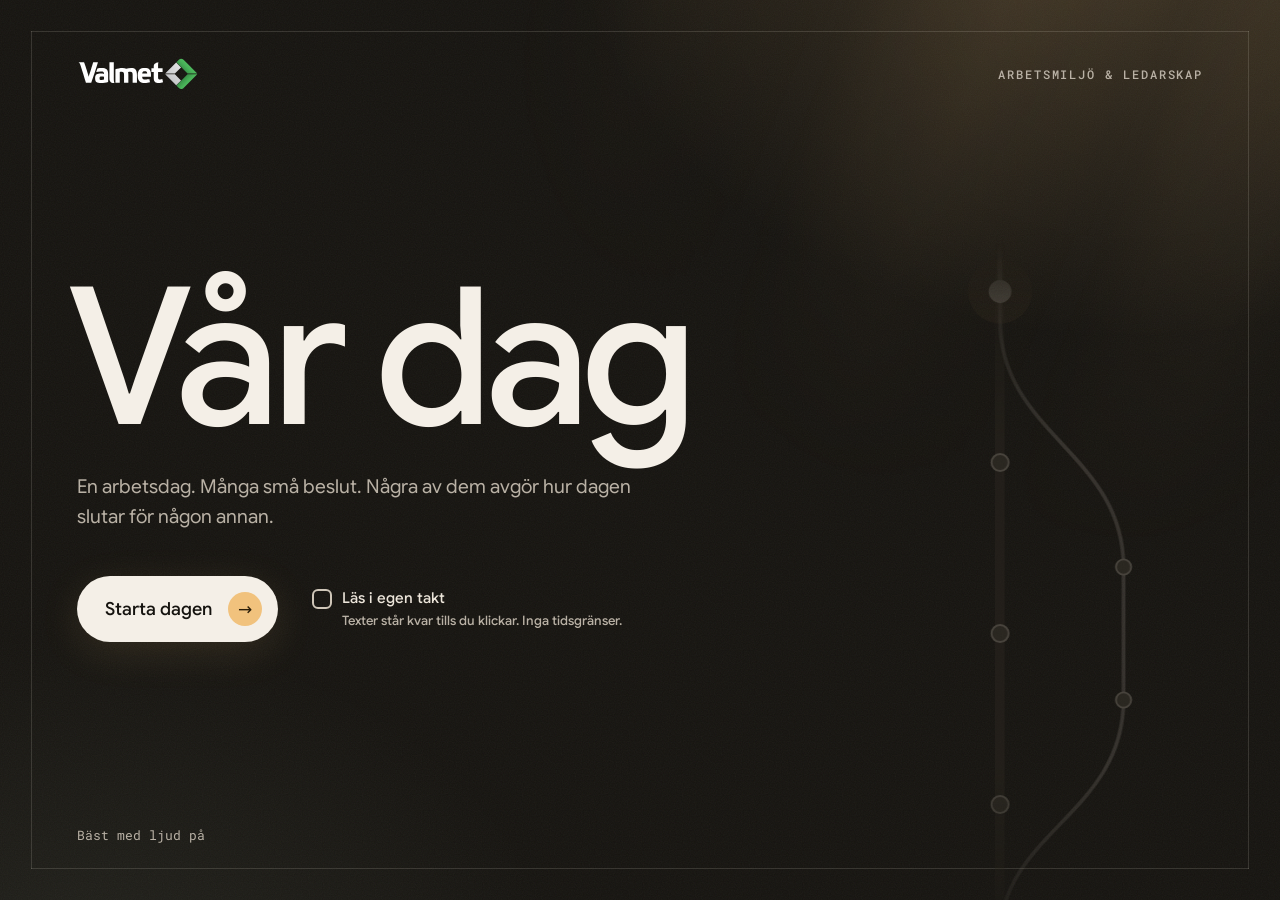
<file: index.html>
<!doctype html>
<html lang="sv">
<head>
  <meta charset="utf-8">
  <meta name="viewport" content="width=device-width, initial-scale=1, viewport-fit=cover">
  <title>Vår dag</title>
  <link rel="icon" href="data:,">
  <link rel="stylesheet" href="css/fonts.css">
  <link rel="stylesheet" href="css/style.css">
  <link rel="stylesheet" href="css/theme-warm.css">
</head>
<body>
  <div id="app">

    <!-- ===== Startskärm ===== -->
    <section id="intro" class="layer intro is-active" aria-label="Start">
      <div class="intro__frame" aria-hidden="true"><i></i><i></i><i></i><i></i></div>
      <!-- dekorativ tidslinje i bakgrunden (abstrakt – inga tider eller bilder ur kursen) -->
      <svg class="intro__deco" viewBox="0 0 400 1800" preserveAspectRatio="xMidYMid slice" aria-hidden="true" focusable="false">
        <g class="deco__drift">
          <line class="deco__track" x1="200" y1="0" x2="200" y2="1800"/>
          <path class="deco__branch" d="M200 610 L200 640 C200 760 330 780 330 900 L330 1040 C330 1160 200 1180 200 1290 L200 1310"/>
          <line class="deco__done" x1="200" y1="0" x2="200" y2="610"/>
          <g class="deco__dots">
            <circle cx="200" cy="90" r="9" class="is-done"/><circle cx="200" cy="270" r="9" class="is-done"/>
            <circle cx="200" cy="450" r="9" class="is-done"/><circle cx="200" cy="610" r="11" class="is-next"/>
            <circle cx="200" cy="790" r="9"/><circle cx="330" cy="900" r="8"/><circle cx="200" cy="970" r="9"/>
            <circle cx="330" cy="1040" r="8"/><circle cx="200" cy="1150" r="9"/><circle cx="200" cy="1310" r="9"/>
            <circle cx="200" cy="1490" r="9"/><circle cx="200" cy="1670" r="9"/>
          </g>
          <circle class="deco__halo" cx="200" cy="610" r="34"/>
          <circle class="deco__light" r="5"/>
        </g>
      </svg>
      <header class="intro__top">
        <img class="intro__logo" src="assets/img/valmet-logo-white.svg" alt="Valmet" onerror="this.remove()">
        <span class="intro__meta">Arbetsmiljö &amp; ledarskap</span>
      </header>
      <div class="intro__copy">
        <h1 class="intro__title">Vår dag</h1>
        <p class="intro__lead">En arbetsdag. Många små beslut. Några av dem avgör hur dagen slutar för någon annan.</p>
        <div class="intro__actions">
          <button class="intro__start" id="startBtn"><span class="intro__startlabel">Starta dagen</span><span class="intro__arrow" aria-hidden="true">→</span></button>
          <button class="pace-toggle js-pace" type="button" aria-pressed="false"><span class="pace-toggle__box" aria-hidden="true"></span>Läs i egen takt <span class="pace-toggle__sub">Texter står kvar tills du klickar. Inga tidsgränser.</span></button>
        </div>
      </div>
      <footer class="intro__foot">
        <span class="intro__sound">Bäst med ljud på</span>
      </footer>
    </section>

    <!-- ===== Tidslinjen ===== -->
    <section id="timeline" class="layer timeline" aria-label="Tidslinje">
      <!-- bakgrund: himlen följer dagen från gryning (06:00) till skymning (17:00) -->
      <div class="tl-sky" aria-hidden="true">
        <i class="tl-sky__dawn"></i><i class="tl-sky__day"></i><i class="tl-sky__dusk"></i>
        <i class="tl-sky__glow"></i>
        <canvas class="tl-motes" id="tlMotes"></canvas>
        <i class="tl-sky__grain"></i><i class="tl-sky__vignette"></i>
      </div>
      <header class="tl-header">
        <div class="tl-header__side"></div>
        <img class="tl-logo" src="assets/img/valmet-logo-white.svg" alt="Valmet" onerror="this.style.visibility='hidden'">
        <div class="tl-header__actions">
          <button class="icon-btn js-mute" aria-label="Ljud av/på" title="Ljud av/på"></button>
          <button class="icon-btn" id="resetBtn" aria-label="Börja om" title="Börja om"><svg viewBox="0 0 24 24" aria-hidden="true"><path d="M4.5 12a7.5 7.5 0 1 0 2.2-5.3" fill="none" stroke="currentColor" stroke-width="2" stroke-linecap="round"/><path d="M4 3.5v4.5h4.5" fill="none" stroke="currentColor" stroke-width="2" stroke-linecap="round" stroke-linejoin="round"/></svg></button>
        </div>
      </header>

      <div class="tl-viewport" id="tlViewport">
        <div class="tl-world" id="tlWorld">
          <svg class="tl-lines" id="tlLines" aria-hidden="true"></svg>
          <div class="tl-nodes" id="tlNodes"></div>
        </div>
      </div>

      <div class="tl-banner" id="tlBanner" aria-live="polite"></div>
    </section>

    <!-- ===== Scenen ===== -->
    <section id="scene" class="layer scene" aria-label="Scen">
      <div class="scene__world" id="sceneWorld">
        <div class="stage" id="stage">
          <div class="env" id="env"></div>
          <div class="hotspots" id="hotspots"></div>
        </div>
        <div class="fx fx--vignette"></div>
        <div class="fx fx--grain"></div>
        <div class="fx fx--tint" id="fxTint"></div>
        <div class="eyelids" id="eyelids"><i></i><i></i></div>
      </div>

      <!-- HUD (gameplay) -->
      <div class="hud" id="hud">
        <div class="hud__who" id="hudWho" hidden>
          <div class="avatar" id="hudAvatar"></div>
          <div>
            <strong id="hudName"></strong>
            <span id="hudRole"></span>
          </div>
        </div>
        <div class="hud__clock" id="hudClock">06:00</div>
        <div class="hud__right">
          <button class="icon-btn js-mute" aria-label="Ljud av/på" title="Ljud av/på"></button>
        </div>
      </div>

      <!-- Filmiska svarta fält -->
      <div class="letterbox" aria-hidden="true"><i></i><i></i></div>

      <!-- Titelkort -->
      <div class="titlecard" id="titlecard" aria-live="polite">
        <span class="titlecard__time" id="tcTime"></span>
        <span class="titlecard__place" id="tcPlace"></span>
      </div>

      <!-- Repliker / undertexter -->
      <div class="captions" id="captions" aria-live="polite"></div>

      <!-- "Detta kommer att påverka..." -->
      <div class="memory" id="memory" aria-live="polite"></div>

      <!-- Valpanel -->
      <div class="choice" id="choice"></div>

      <!-- Generiska paneler (mail, kalender, sammanfattning) -->
      <div class="panel-host" id="panelHost"></div>

      <button class="skip" id="skipBtn" aria-label="Hoppa över">Hoppa över ›</button>
    </section>

    <!-- Portal som används vid "hoppa in"-övergången -->
    <div class="portal" id="portal" aria-hidden="true"></div>
    <!-- Spola tillbaka-effekt -->
    <div class="rewind" id="rewind" aria-hidden="true">
      <div class="rewind__lines"></div>
      <div class="rewind__clock" id="rewindClock">16:14</div>
      <div class="rewind__label">◀◀ Spolar tillbaka</div>
    </div>
  </div>

  <script src="js/scorm.js"></script>
  <script src="js/audio.js"></script>
  <script src="js/props.js"></script>
  <script src="assets/vendor/three.min.js"></script>
  <script src="js/scene3d.js"></script>
  <script src="js/story.js"></script>
  <script src="js/vo-files.js"></script>
  <script src="js/vo.js"></script>
  <script src="js/app.js"></script>
</body>
</html>
</file>
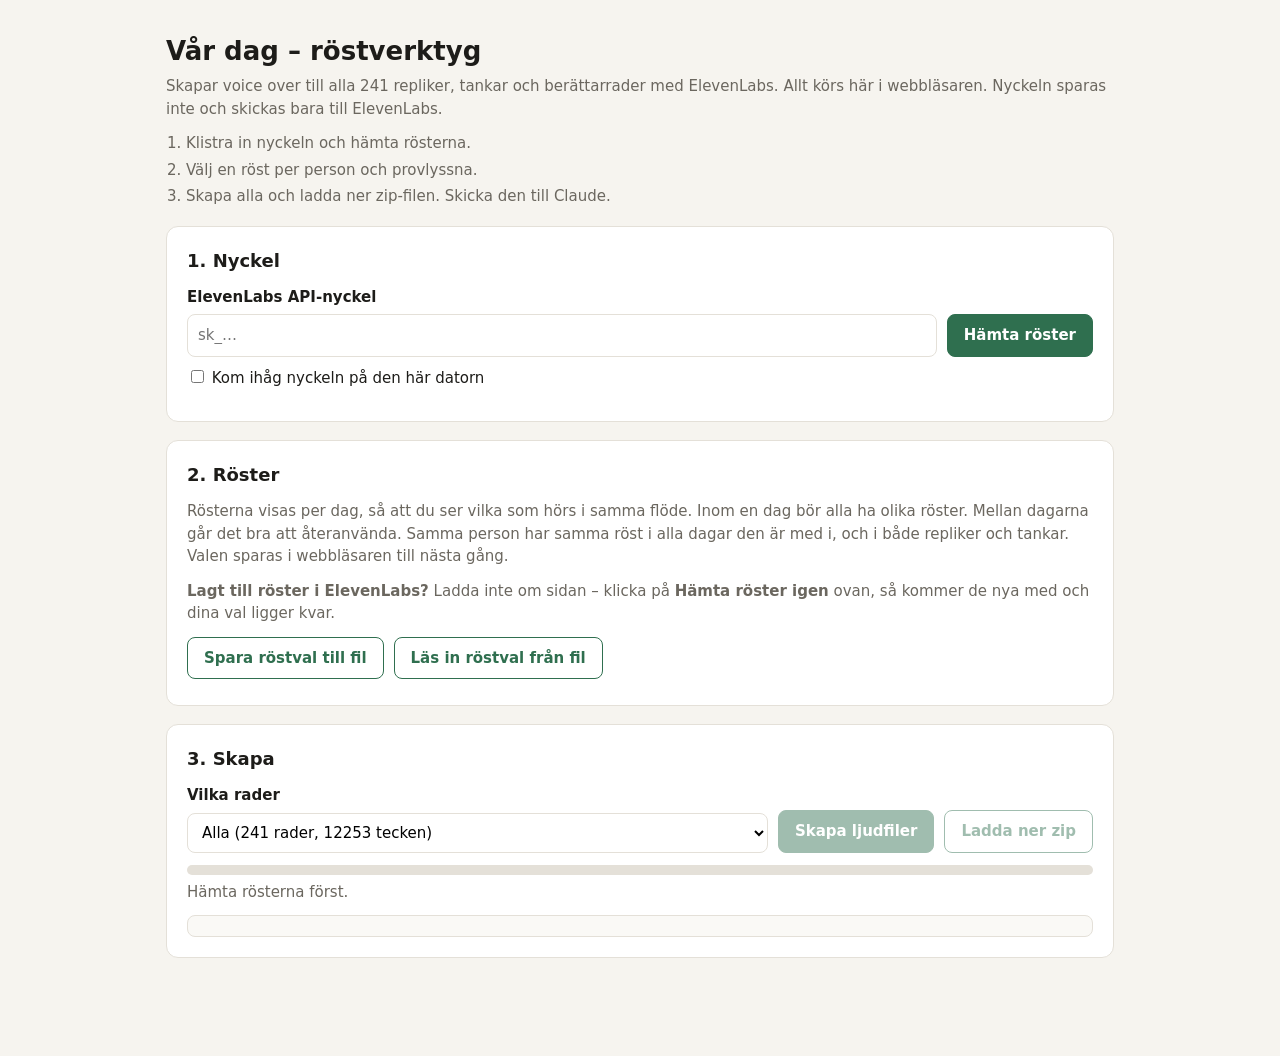
<file: voiceover/rostverktyg.html>
<!doctype html>
<html lang="sv">
<head>
<meta charset="utf-8">
<meta name="viewport" content="width=device-width, initial-scale=1">
<title>Vår dag – röstverktyg</title>
<style>
  :root { --bg: #f6f4ef; --card: #fff; --ink: #1d1c19; --mute: #6b675f; --line: #e4e0d8; --accent: #2f6f4f; --bad: #b3261e; }
  * { box-sizing: border-box; }
  body { margin: 0; background: var(--bg); color: var(--ink); font: 15px/1.5 system-ui, -apple-system, "Segoe UI", sans-serif; }
  main { max-width: 980px; margin: 0 auto; padding: 32px 16px 80px; }
  h1 { margin: 0 0 4px; font-size: 26px; } h2 { margin: 0 0 12px; font-size: 18px; }
  p { margin: 0 0 12px; color: var(--mute); }
  section { background: var(--card); border: 1px solid var(--line); border-radius: 12px; padding: 20px; margin: 18px 0; }
  label { font-weight: 600; display: block; margin-bottom: 6px; }
  input[type=password], select { width: 100%; padding: 9px 10px; border: 1px solid var(--line); border-radius: 8px; font: inherit; background: #fff; }
  button { padding: 9px 16px; border-radius: 8px; border: 1px solid var(--accent); background: var(--accent); color: #fff; font: inherit; font-weight: 600; cursor: pointer; }
  button.ghost { background: #fff; color: var(--accent); }
  button:disabled { opacity: .45; cursor: default; }
  .row { display: flex; gap: 10px; align-items: end; flex-wrap: wrap; }
  .row > div { flex: 1 1 260px; }
  table { width: 100%; border-collapse: collapse; }
  td, th { text-align: left; padding: 8px 6px; border-bottom: 1px solid var(--line); vertical-align: middle; }
  th { font-size: 13px; color: var(--mute); font-weight: 600; }
  td.n { color: var(--mute); font-size: 13px; white-space: nowrap; }
  .bar { height: 10px; background: var(--line); border-radius: 99px; overflow: hidden; margin: 12px 0 6px; }
  .bar i { display: block; height: 100%; width: 0; background: var(--accent); transition: width .2s; }
  #log { font: 12.5px/1.45 ui-monospace, monospace; max-height: 220px; overflow: auto; background: #faf9f6; border: 1px solid var(--line); border-radius: 8px; padding: 10px; white-space: pre-wrap; }
  .err { color: var(--bad); } .ok { color: var(--accent); }
  .flow { margin-top: 22px; } .flow h3 { margin: 0 0 4px; font-size: 16px; } .flow > p { margin: 0 0 8px; font-size: 13.5px; }
  .dup td { background: #fbebeb; } .warn { color: var(--bad); font-size: 13px; display: block; margin-top: 4px; }
  .steps { margin: 0; padding-left: 20px; color: var(--mute); } .steps li { margin: 4px 0; }
</style>
</head>
<body>
<main>
  <h1>Vår dag – röstverktyg</h1>
  <p>Skapar voice over till alla 241 repliker, tankar och berättarrader med ElevenLabs. Allt körs här i webbläsaren. Nyckeln sparas inte och skickas bara till ElevenLabs.</p>
  <ol class="steps"><li>Klistra in nyckeln och hämta rösterna.</li><li>Välj en röst per person och provlyssna.</li><li>Skapa alla och ladda ner zip-filen. Skicka den till Claude.</li></ol>

  <section>
    <h2>1. Nyckel</h2>
    <div class="row">
      <div><label for="key">ElevenLabs API-nyckel</label><input id="key" type="password" autocomplete="off" placeholder="sk_…"></div>
      <button id="load">Hämta röster</button>
    </div>
    <label style="font-weight:400;margin-top:10px"><input type="checkbox" id="remember"> Kom ihåg nyckeln på den här datorn</label>
    <p id="keymsg" style="margin-top:10px"></p>
  </section>

  <section>
    <h2>2. Röster</h2>
    <p>Rösterna visas per dag, så att du ser vilka som hörs i samma flöde. Inom en dag bör alla ha olika röster. Mellan dagarna går det bra att återanvända. Samma person har samma röst i alla dagar den är med i, och i både repliker och tankar. Valen sparas i webbläsaren till nästa gång.</p>
    <p id="need"></p>
    <p><b>Lagt till röster i ElevenLabs?</b> Ladda inte om sidan – klicka på <b>Hämta röster igen</b> ovan, så kommer de nya med och dina val ligger kvar.</p>
    <div class="row" style="margin-bottom:6px"><button class="ghost" id="saveSel">Spara röstval till fil</button><button class="ghost" id="loadSel">Läs in röstval från fil</button><input type="file" id="selFile" accept=".json,application/json" hidden></div>
    <div id="voices"></div>
  </section>

  <section>
    <h2>3. Skapa</h2>
    <div class="row">
      <div><label for="only">Vilka rader</label>
        <select id="only"><option value="">Alla (241 rader, 12253 tecken)</option>
        <option value="n">Olas dag (och de gemensamma scenerna)</option><option value="u">Ulrikas dag</option><option value="t">Tomas dag</option></select></div>
      <button id="run" disabled>Skapa ljudfiler</button>
      <button id="dl" class="ghost" disabled>Ladda ner zip</button>
    </div>
    <div class="bar"><i id="prog"></i></div>
    <p id="status">Hämta rösterna först.</p>
    <div id="log"></div>
  </section>
</main>
<script>
const { rows, cfg } = {"rows":[{"file":"n0600_4c4ab8.mp3","day":"Gemensam","time":"06:00","scene":"Snooze or lose","who":"(namnlös)","whoFull":"","kind":"Tanke","text":"Upp direkt. Ett försprång på dagen."},{"file":"n0600_bc67a3.mp3","day":"Gemensam","time":"06:00","scene":"Snooze or lose","who":"(namnlös)","whoFull":"","kind":"Tanke","text":"Tio minuter till. Det var värt det. Kanske."},{"file":"n0600_b80358.mp3","day":"Gemensam","time":"06:00","scene":"Snooze or lose","who":"(namnlös)","whoFull":"","kind":"Tanke","text":"Tjugo minuter senare än tänkt. Dagen har redan börjat ikapp."},{"file":"n0620_dd268f.mp3","day":"Gemensam","time":"06:20","scene":"Väljer person","who":"Berättare","whoFull":"Berättare","kind":"Berättare","text":"Du tänker igenom hur dagen ser ut… och gör ett val utifrån det."},{"file":"n0620_6d4c00.mp3","day":"Gemensam","time":"06:20","scene":"Väljer person","who":"Ola","whoFull":"Ola","kind":"Tanke","text":"Fullbokat. Som vanligt."},{"file":"n0620_151e7b.mp3","day":"Gemensam","time":"06:20","scene":"Väljer person","who":"Ulrika","whoFull":"Ulrika","kind":"Tanke","text":"Teammöte, ledningsgrupp, projektmöte… och en dubbelbokning klockan tre."},{"file":"n0620_f2711d.mp3","day":"Gemensam","time":"06:20","scene":"Väljer person","who":"Tomas","whoFull":"Tomas","kind":"Tanke","text":"Samordning, inträde, kunden… och två saker samtidigt kvart över åtta."},{"file":"n0650_8642ff.mp3","day":"Ola","time":"06:50","scene":"Bilfärd till jobbet","who":"Radion","whoFull":"Radion","kind":"Replik","text":"…och trafiken flyter på bra i morgonrusningen. Klockan är tio i sju."},{"file":"n0650_813c59.mp3","day":"Ola","time":"06:50","scene":"Bilfärd till jobbet","who":"Ola","whoFull":"Ola","kind":"Tanke","text":"Nästa stopp är om tre veckor. Allt ska vara klart till dess."},{"file":"n0650_586e45.mp3","day":"Ola","time":"06:50","scene":"Bilfärd till jobbet","who":"Ola","whoFull":"Ola","kind":"Tanke","text":"Och så det där skyddet vid pressen på linje 3 som krånglar…"},{"file":"n0650_77b8de.mp3","day":"Ola","time":"06:50","scene":"Bilfärd till jobbet","who":"Ola","whoFull":"Ola","kind":"Tanke","text":"Det får vi ta i dag. På något sätt."},{"file":"n0715_2f2faf.mp3","day":"Ola","time":"07:15","scene":"Svart kaffe eller havrebös","who":"Ola","whoFull":"Ola","kind":"Tanke","text":"Svart och starkt. Som det alltid varit."},{"file":"n0715_0a6803.mp3","day":"Ola","time":"07:15","scene":"Svart kaffe eller havrebös","who":"Ola","whoFull":"Ola","kind":"Tanke","text":"Havrebös, extra skum. Man lever bara en gång."},{"file":"n0730_90401d.mp3","day":"Ola","time":"07:30","scene":"Dagligt möte","who":"Jonna","whoFull":"Jonna, skiftledare","kind":"Replik","text":"Okej, nästa stopp är om tre veckor. Det är mycket som ska fixas till dess."},{"file":"n0730_b5ea15.mp3","day":"Ola","time":"07:30","scene":"Dagligt möte","who":"Jonna","whoFull":"Jonna, skiftledare","kind":"Replik","text":"Skyddet vid pressen hakar upp sig igen. Folk fäller upp det för att hinna med."},{"file":"n0730_850084.mp3","day":"Ola","time":"07:30","scene":"Dagligt möte","who":"Erik","whoFull":"Erik, tekniker","kind":"Replik","text":"Underhåll hinner inte titta på det förrän under stoppet."},{"file":"n0730_24a272.mp3","day":"Ola","time":"07:30","scene":"Dagligt möte","who":"Berättare","whoFull":"Berättare","kind":"Berättare","text":"Alla tittar på dig."},{"file":"n0730_3524b0.mp3","day":"Ola","time":"07:30","scene":"Dagligt möte","who":"Berättare","whoFull":"Berättare","kind":"Berättare","text":"Mötet drar ut på tiden, och Ola säger det som så ofta sägs: ”Ta det lugnt men håll tempot uppe…”"},{"file":"n0730_c49ffb.mp3","day":"Ola","time":"07:30","scene":"Dagligt möte","who":"Ola","whoFull":"Ola","kind":"Tanke","text":"Hmm, det låter som i morse – och vi vet hur eftermiddagen blev då. Finns det något som skyddar pressen redan nu?"},{"file":"n0730_b3d362.mp3","day":"Ola","time":"07:30","scene":"Dagligt möte","who":"Berättare","whoFull":"Berättare","kind":"Berättare","text":"Jonna nickar långsamt."},{"file":"n0730_540289.mp3","day":"Ola","time":"07:30","scene":"Dagligt möte","who":"Jonna","whoFull":"Jonna, skiftledare","kind":"Replik","text":"Okej… vi kör på då."},{"file":"n0730_15a956.mp3","day":"Ola","time":"07:30","scene":"Dagligt möte","who":"Berättare","whoFull":"Berättare","kind":"Berättare","text":"Erik rycker på axlarna."},{"file":"n0730_c73230.mp3","day":"Ola","time":"07:30","scene":"Dagligt möte","who":"Jonna","whoFull":"Jonna, skiftledare","kind":"Replik","text":"Okej. Vi får se när någon hinner."},{"file":"n0730_56726d.mp3","day":"Ola","time":"07:30","scene":"Dagligt möte","who":"Berättare","whoFull":"Berättare","kind":"Berättare","text":"Jonna ser lättad ut."},{"file":"n0730_683faa.mp3","day":"Ola","time":"07:30","scene":"Dagligt möte","who":"Jonna","whoFull":"Jonna, skiftledare","kind":"Replik","text":"Bra. Då hamnar det hos underhåll redan i dag."},{"file":"n0730_2d9bfa.mp3","day":"Ola","time":"07:30","scene":"Dagligt möte","who":"Berättare","whoFull":"Berättare","kind":"Berättare","text":"Det blir tyst en sekund. Sen nickar alla."},{"file":"n0730_65fda6.mp3","day":"Ola","time":"07:30","scene":"Dagligt möte","who":"Erik","whoFull":"Erik, tekniker","kind":"Replik","text":"Jag fixar en skylt och spärrar av tills skyddet är lagat."},{"file":"n0803_7d3f0f.mp3","day":"Ola","time":"08:03","scene":"Korridoren","who":"Berättare","whoFull":"Berättare","kind":"Berättare","text":"Du är redan sen till nästa möte."},{"file":"n0803_0a554d.mp3","day":"Ola","time":"08:03","scene":"Korridoren","who":"Lisa","whoFull":"Lisa","kind":"Replik","text":"Ola! Har du en minut? Jag ville fråga om ledighet i november…"},{"file":"n0803_c3b064.mp3","day":"Ola","time":"08:03","scene":"Korridoren","who":"Berättare","whoFull":"Berättare","kind":"Berättare","text":"Ola hinner inte stanna."},{"file":"n0803_c11823.mp3","day":"Ola","time":"08:03","scene":"Korridoren","who":"Ola","whoFull":"Ola","kind":"Replik","text":"Det tar vi senare…"},{"file":"n0803_88673e.mp3","day":"Ola","time":"08:03","scene":"Korridoren","who":"Lisa","whoFull":"Lisa","kind":"Replik","text":"…okej."},{"file":"n0803_67f3f3.mp3","day":"Ola","time":"08:03","scene":"Korridoren","who":"Ola","whoFull":"Ola","kind":"Replik","text":"Jag är sen, men det här är viktigt. Kan vi ses 15:30?"},{"file":"n0803_60b83d.mp3","day":"Ola","time":"08:03","scene":"Korridoren","who":"Lisa","whoFull":"Lisa","kind":"Replik","text":"Tack! Det passar perfekt."},{"file":"n1015_8216bb.mp3","day":"Ola","time":"10:15","scene":"Produktionsmöte chefer","who":"Platschefen","whoFull":"Platschefen","kind":"Replik","text":"Vi behöver öka produktionen med åtta procent innan kvartalet är slut."},{"file":"n1015_0f5725.mp3","day":"Ola","time":"10:15","scene":"Produktionsmöte chefer","who":"Ulrika","whoFull":"Ulrika, utvecklingschef","kind":"Replik","text":"Och bulktransporterna… de åker runt helt vilt på området. Det är en tidsfråga."},{"file":"n1015_8f436a.mp3","day":"Ola","time":"10:15","scene":"Produktionsmöte chefer","who":"Ola","whoFull":"Ola","kind":"Tanke","text":"Mer tempo. Igen."},{"file":"n1115_199e9f.mp3","day":"Ola","time":"11:15","scene":"Vid maskinen","who":"Nyanställd","whoFull":"Nyanställd","kind":"Replik","text":"Ursäkta… ska skyddet sitta uppfällt så här?"},{"file":"n1115_7e4563.mp3","day":"Ola","time":"11:15","scene":"Vid maskinen","who":"Gammal räv","whoFull":"Gammal räv","kind":"Replik","text":"Så har det alltid varit. Jobba nu!"},{"file":"n1200_a0a398.mp3","day":"Ola","time":"12:00","scene":"Vad är det för lunch i lådan?","who":"Berättare","whoFull":"Berättare","kind":"Berättare","text":"Mikron surrar. Det doftar… något."},{"file":"n1200_b96ba2.mp3","day":"Ola","time":"12:00","scene":"Vad är det för lunch i lådan?","who":"Ola","whoFull":"Ola","kind":"Tanke","text":"Köttbullar. Alltid godare dagen efter."},{"file":"n1200_f5b9a1.mp3","day":"Ola","time":"12:00","scene":"Vad är det för lunch i lådan?","who":"Ola","whoFull":"Ola","kind":"Tanke","text":"Linsgryta. Nyttigt och mättande."},{"file":"n1200_ed4711.mp3","day":"Ola","time":"12:00","scene":"Vad är det för lunch i lådan?","who":"Ola","whoFull":"Ola","kind":"Tanke","text":"Fiskgratäng i mikron. Någon i rummet suckar högt."},{"file":"n1223_c3b883.mp3","day":"Ola","time":"12:23","scene":"Gnäll om skyddet","who":"Operatör","whoFull":"Operatör","kind":"Replik","text":"Skyddet har hakat upp sig tre gånger i dag."},{"file":"n1223_9f03e8.mp3","day":"Ola","time":"12:23","scene":"Gnäll om skyddet","who":"Gammal räv","whoFull":"Gammal räv","kind":"Replik","text":"Vi fäller upp det bara. Annars hinner vi aldrig."},{"file":"n1223_115eb3.mp3","day":"Ola","time":"12:23","scene":"Gnäll om skyddet","who":"Operatör","whoFull":"Operatör","kind":"Replik","text":"Ola sa ju att vi skulle avvakta tills nån tittat på det."},{"file":"n1223_28ffb1.mp3","day":"Ola","time":"12:23","scene":"Gnäll om skyddet","who":"Operatör","whoFull":"Operatör","kind":"Replik","text":"Ola sa ju att vi skulle hålla tempot uppe."},{"file":"n1324_aeb777.mp3","day":"Ola","time":"13:24","scene":"Vid datorn","who":"Berättare","whoFull":"Berättare","kind":"Berättare","text":"Ola har fått en hög av mail. I vilken ordning prioriterar han dem?"},{"file":"n1402_8791b6.mp3","day":"Ola","time":"14:02","scene":"Vid fikat","who":"Berättare","whoFull":"Berättare","kind":"Berättare","text":"Rävarna skämtar med den nyanställde om säkerhet."},{"file":"n1402_07f61e.mp3","day":"Ola","time":"14:02","scene":"Vid fikat","who":"Gammal räv","whoFull":"Gammal räv","kind":"Replik","text":"Ta på dig skyddshandskarna nu! Kaffet är ju jättevarmt!!!"},{"file":"n1402_faeb48.mp3","day":"Ola","time":"14:02","scene":"Vid fikat","who":"Berättare","whoFull":"Berättare","kind":"Berättare","text":"Skratt runt bordet. Den nyanställde säger inget mer om skyddet."},{"file":"n1430_e33b6f.mp3","day":"Ola","time":"14:30","scene":"Dubbelbokad","who":"Berättare","whoFull":"Berättare","kind":"Berättare","text":"Ola inser att han är dubbelbokad."},{"file":"n1430_45ab03.mp3","day":"Ola","time":"14:30","scene":"Dubbelbokad","who":"Berättare","whoFull":"Berättare","kind":"Berättare","text":"Budgetmötet flyttas till i morgon. Tiden med Lisa 15:30 står kvar."},{"file":"n1430_903501.mp3","day":"Ola","time":"14:30","scene":"Dubbelbokad","who":"Berättare","whoFull":"Berättare","kind":"Berättare","text":"Avstämningen med underhåll får flyttas till nästa vecka."},{"file":"n1530_d33af5.mp3","day":"Ola","time":"15:30","scene":"Femton minuter över","who":"Jonna","whoFull":"Jonna, skiftledare","kind":"Replik","text":"Ola, Kim är sjuk i morgon också. Ingen har ringt in någon ersättare – vi blir en kort på morgonskiftet."},{"file":"n1530_3d6cd2.mp3","day":"Ola","time":"15:30","scene":"Femton minuter över","who":"Berättare","whoFull":"Berättare","kind":"Berättare","text":"Sjukanmälan hamnade längst ner i högen. Det händer de flesta en stressig dag."},{"file":"n1530_aaea9d.mp3","day":"Ola","time":"15:30","scene":"Femton minuter över","who":"Ekonomi","whoFull":"Ekonomi","kind":"Replik","text":"Påminnelse: månadsrapporten skulle in kl 15.00. Vi har inte fått den."},{"file":"n1530_b53747.mp3","day":"Ola","time":"15:30","scene":"Femton minuter över","who":"Ola","whoFull":"Ola","kind":"Tanke","text":"Den hann jag aldrig med. Nu blir det kvällsjobb."},{"file":"n1530_41615f.mp3","day":"Ola","time":"15:30","scene":"Femton minuter över","who":"Sara (HR)","whoFull":"Sara (HR)","kind":"Replik","text":"AW:n på fredag är fullbokad nu – du hann inte svara. Nästa gång!"},{"file":"n1530_6960d2.mp3","day":"Ola","time":"15:30","scene":"Femton minuter över","who":"Ola","whoFull":"Ola","kind":"Tanke","text":"Det var nog inte hela världen. Eller?"},{"file":"n1530_680f79.mp3","day":"Ola","time":"15:30","scene":"Femton minuter över","who":"Jonna","whoFull":"Jonna, skiftledare","kind":"Replik","text":"Tack för att du löste ersättare för Kim direkt. Morgonskiftet är fullt i morgon."},{"file":"n1530_da6591.mp3","day":"Ola","time":"15:30","scene":"Femton minuter över","who":"Lisa","whoFull":"Lisa","kind":"Replik","text":"Hej Ola! Tack för att du tog dig tid."},{"file":"n1530_1a246f.mp3","day":"Ola","time":"15:30","scene":"Femton minuter över","who":"Ola","whoFull":"Ola","kind":"Tanke","text":"Tre rubriker senare är fem minuter borta."},{"file":"n1530_850d44.mp3","day":"Ola","time":"15:30","scene":"Femton minuter över","who":"Ola","whoFull":"Ola","kind":"Tanke","text":"En katt som spelar piano. Och en till. Och en till…"},{"file":"n1530_89ed6e.mp3","day":"Ola","time":"15:30","scene":"Femton minuter över","who":"Ola","whoFull":"Ola","kind":"Tanke","text":"En snabb pratstund vid kaffemaskinen. Det behövdes."},{"file":"n1614_ce85ce.mp3","day":"Ola","time":"16:14","scene":"Larmet går","who":"Berättare","whoFull":"Berättare","kind":"Berättare","text":"Det har hänt en olycka vid maskinen."},{"file":"n1614_12392a.mp3","day":"Ola","time":"16:14","scene":"Larmet går","who":"Jonna","whoFull":"Jonna, skiftledare","kind":"Replik","text":"Den nyanställde har skadat handen. Ambulansen är på väg."},{"file":"n1614_a3e0a5.mp3","day":"Ola","time":"16:14","scene":"Larmet går","who":"Berättare","whoFull":"Berättare","kind":"Berättare","text":"Skyddet saknades."},{"file":"n1614_54027d.mp3","day":"Ola","time":"16:14","scene":"Mötet i korridoren","who":"Nyanställd","whoFull":"Nyanställd","kind":"Replik","text":"Hej Ola! Tack för i dag."},{"file":"n1614_9aacf2.mp3","day":"Ola","time":"16:14","scene":"Mötet i korridoren","who":"Nyanställd","whoFull":"Nyanställd","kind":"Replik","text":"Bra med skylten vid pressen. Nu vet alla vad som gäller tills skyddet är lagat."},{"file":"n1614_0decc7.mp3","day":"Ola","time":"16:14","scene":"Mötet i korridoren","who":"Nyanställd","whoFull":"Nyanställd","kind":"Replik","text":"Underhåll kom förbi efter din rapport och lagade skyddet direkt. Skönt!"},{"file":"n1614_9fb6d9.mp3","day":"Ola","time":"16:14","scene":"Mötet i korridoren","who":"Nyanställd","whoFull":"Nyanställd","kind":"Replik","text":"Nu ska jag hinna hämta på förskolan!"},{"file":"n1614_1ccda6.mp3","day":"Ola","time":"16:14","scene":"Mötet i korridoren","who":"Berättare","whoFull":"Berättare","kind":"Berättare","text":"Den nyanställde har haft en bra dag och är på väg mot förskolan."},{"file":"nend_d1d115.mp3","day":"Ola","time":"Dagens slut","scene":"På väg hem","who":"Ola","whoFull":"Ola","kind":"Tanke","text":"Vilken dag."},{"file":"nend_2ee682.mp3","day":"Ola","time":"Dagens slut","scene":"På väg hem","who":"Ola","whoFull":"Ola","kind":"Tanke","text":"Allt hängde på en mening i morse. ”Håll tempot uppe.”"},{"file":"nend_2ff60b.mp3","day":"Ola","time":"Dagens slut","scene":"På väg hem","who":"Ola","whoFull":"Ola","kind":"Tanke","text":"Jag sa det för att vi hade bråttom. Inte för att någon skulle skadas."},{"file":"nend_e98fb3.mp3","day":"Ola","time":"Dagens slut","scene":"På väg hem","who":"Ola","whoFull":"Ola","kind":"Tanke","text":"En skylt. Det var allt som behövdes."},{"file":"nend_47888a.mp3","day":"Ola","time":"Dagens slut","scene":"På väg hem","who":"Berättare","whoFull":"Berättare","kind":"Berättare","text":"Ta en stund och tänk tillbaka på din dag."},{"file":"u0705_bf1633.mp3","day":"Ulrika","time":"07:05","scene":"Ett sent mejl","who":"Ulrika","whoFull":"Ulrika","kind":"Tanke","text":"Emma. Alltid på hugget."},{"file":"u0705_46af24.mp3","day":"Ulrika","time":"07:05","scene":"Ett sent mejl","who":"Ulrika","whoFull":"Ulrika","kind":"Tanke","text":"Den nya leveransen får vi ta på teammötet halv nio. Det löser sig."},{"file":"u0745_90ce20.mp3","day":"Ulrika","time":"07:45","scene":"Kaffe, te eller vatten","who":"Ulrika","whoFull":"Ulrika","kind":"Tanke","text":"Kaffe. Dagens första möte kräver det."},{"file":"u0745_d9c898.mp3","day":"Ulrika","time":"07:45","scene":"Kaffe, te eller vatten","who":"Ulrika","whoFull":"Ulrika","kind":"Tanke","text":"Te med honung. En liten paus innan allt drar i gång."},{"file":"u0745_6bcb22.mp3","day":"Ulrika","time":"07:45","scene":"Kaffe, te eller vatten","who":"Ulrika","whoFull":"Ulrika","kind":"Tanke","text":"Vatten. Kaffet får vänta till efter mötet."},{"file":"u0830_29453a.mp3","day":"Ulrika","time":"08:30","scene":"Teammötet","who":"Ulrika","whoFull":"Ulrika","kind":"Replik","text":"Kunden vill ha den nya leveransen före månadsskiftet. Den går före det mesta nu."},{"file":"u0830_248677.mp3","day":"Ulrika","time":"08:30","scene":"Teammötet","who":"Samir","whoFull":"Samir","kind":"Replik","text":"Före allt? Vi har ju redan testerna och kvartalsrapporten."},{"file":"u0830_b0f513.mp3","day":"Ulrika","time":"08:30","scene":"Teammötet","who":"Emma","whoFull":"Emma","kind":"Replik","text":"Ska vi fortfarande hinna med allt vi redan har planerat?"},{"file":"u0830_d5d581.mp3","day":"Ulrika","time":"08:30","scene":"Teammötet","who":"Berättare","whoFull":"Berättare","kind":"Berättare","text":"Nästa möte börjar om en minut. Alla tittar på dig."},{"file":"u0830_9d9052.mp3","day":"Ulrika","time":"08:30","scene":"Teammötet","who":"Berättare","whoFull":"Berättare","kind":"Berättare","text":"Tiden rinner iväg, och Ulrika säger det som känns lugnast i stunden: ”Vi löser det.”"},{"file":"u0830_dbdfd0.mp3","day":"Ulrika","time":"08:30","scene":"Teammötet","who":"Ulrika","whoFull":"Ulrika","kind":"Tanke","text":"Hmm, det låter som i morse – och vi vet hur eftermiddagen blev då. Vad behöver Emma höra för att veta vad som är viktigast?"},{"file":"u0830_da0726.mp3","day":"Ulrika","time":"08:30","scene":"Teammötet","who":"Berättare","whoFull":"Berättare","kind":"Berättare","text":"Några nickar. Emma ler lite och skriver något i sitt block."},{"file":"u0830_1250d4.mp3","day":"Ulrika","time":"08:30","scene":"Teammötet","who":"Samir","whoFull":"Samir","kind":"Replik","text":"Okej, vi kör!"},{"file":"u0830_43ad2e.mp3","day":"Ulrika","time":"08:30","scene":"Teammötet","who":"Berättare","whoFull":"Berättare","kind":"Berättare","text":"Emma nickar långsamt."},{"file":"u0830_278307.mp3","day":"Ulrika","time":"08:30","scene":"Teammötet","who":"Emma","whoFull":"Emma","kind":"Replik","text":"Okej. Så tills dess kör vi på allt?"},{"file":"u0830_d0037c.mp3","day":"Ulrika","time":"08:30","scene":"Teammötet","who":"Berättare","whoFull":"Berättare","kind":"Berättare","text":"Det blir tyst en sekund. Sen pekar Samir på tavlan."},{"file":"u0830_db8f04.mp3","day":"Ulrika","time":"08:30","scene":"Teammötet","who":"Samir","whoFull":"Samir","kind":"Replik","text":"Kvartalsrapporten kan vänta en vecka. Då ryms leveransen."},{"file":"u0830_cca235.mp3","day":"Ulrika","time":"08:30","scene":"Teammötet","who":"Berättare","whoFull":"Berättare","kind":"Berättare","text":"Emma andas ut."},{"file":"u0830_92b269.mp3","day":"Ulrika","time":"08:30","scene":"Teammötet","who":"Emma","whoFull":"Emma","kind":"Replik","text":"Bra. Då lägger vi inte på något nytt förrän du hört av dig."},{"file":"u0905_3cd87b.mp3","day":"Ulrika","time":"09:05","scene":"Har du två minuter?","who":"Emma","whoFull":"Emma","kind":"Replik","text":"…okej."},{"file":"u0905_279944.mp3","day":"Ulrika","time":"09:05","scene":"Har du två minuter?","who":"Berättare","whoFull":"Berättare","kind":"Berättare","text":"Du är redan sen till ledningsgruppen."},{"file":"u0905_4b4b8f.mp3","day":"Ulrika","time":"09:05","scene":"Har du två minuter?","who":"Emma","whoFull":"Emma","kind":"Replik","text":"Ulrika! Har du två minuter? Det gäller leveransen…"},{"file":"u0905_2df67c.mp3","day":"Ulrika","time":"09:05","scene":"Har du två minuter?","who":"Ulrika","whoFull":"Ulrika","kind":"Replik","text":"Vi tar det sen!"},{"file":"u0905_26f20b.mp3","day":"Ulrika","time":"09:05","scene":"Har du två minuter?","who":"Ulrika","whoFull":"Ulrika","kind":"Replik","text":"Klart, två minuter."},{"file":"u0905_5e8a5c.mp3","day":"Ulrika","time":"09:05","scene":"Har du två minuter?","who":"Emma","whoFull":"Emma","kind":"Replik","text":"Det är bara… det är mycket nu."},{"file":"u0905_23e78a.mp3","day":"Ulrika","time":"09:05","scene":"Har du två minuter?","who":"Berättare","whoFull":"Berättare","kind":"Berättare","text":"Mer hinner hon inte säga innan Ulrikas telefon plingar. Mötet har börjat."},{"file":"u1020_13d531.mp3","day":"Ulrika","time":"10:20","scene":"Projektmötet","who":"Patrik","whoFull":"Patrik, projektledare","kind":"Replik","text":"Stort tack till ditt team, Ulrika. Att ni kan ta leveransen nu betyder mycket för kunden."},{"file":"u1020_2c9eb1.mp3","day":"Ulrika","time":"10:20","scene":"Projektmötet","who":"Patrik","whoFull":"Patrik, projektledare","kind":"Replik","text":"Och prioriteringarna tar ni nästa vecka? Perfekt, då rullar allt på tills dess."},{"file":"u1020_ce46fd.mp3","day":"Ulrika","time":"10:20","scene":"Projektmötet","who":"Patrik","whoFull":"Patrik, projektledare","kind":"Replik","text":"Jag hörde att alla ställer upp lite extra. Det är precis den andan vi behöver."},{"file":"u1020_7c8519.mp3","day":"Ulrika","time":"10:20","scene":"Projektmötet","who":"Ulrika","whoFull":"Ulrika","kind":"Tanke","text":"Jag sa väl inte riktigt att vi skulle ta allt. Eller gjorde jag det?"},{"file":"u1110_b271f4.mp3","day":"Ulrika","time":"11:10","scene":"Emmas skrivbord","who":"Berättare","whoFull":"Berättare","kind":"Berättare","text":"Emmas plats är tom. Hon är på väg till ännu ett möte."},{"file":"u1110_7d3148.mp3","day":"Ulrika","time":"11:10","scene":"Emmas skrivbord","who":"Linn","whoFull":"Linn","kind":"Replik","text":"Emma tog den också. Hon brukar ju alltid få ihop det."},{"file":"u1110_0c8cec.mp3","day":"Ulrika","time":"11:10","scene":"Emmas skrivbord","who":"Linn","whoFull":"Linn","kind":"Replik","text":"Emma tog den också. Prioriteringarna kommer ju först nästa vecka."},{"file":"u1200_7debbd.mp3","day":"Ulrika","time":"12:00","scene":"Lunch","who":"Ulrika","whoFull":"Ulrika","kind":"Tanke","text":"Samtalet handlar mest om leveransen. Alla verkar ha fullt upp."},{"file":"u1200_886256.mp3","day":"Ulrika","time":"12:00","scene":"Lunch","who":"Ulrika","whoFull":"Ulrika","kind":"Tanke","text":"En macka vid tangentbordet. Tre mejl hinner besvaras."},{"file":"u1200_8ab369.mp3","day":"Ulrika","time":"12:00","scene":"Lunch","who":"Ulrika","whoFull":"Ulrika","kind":"Tanke","text":"Ett varv runt kvarteret. Huvudet blir lite klarare."},{"file":"u1225_dba37d.mp3","day":"Ulrika","time":"12:25","scene":"I fikarummet","who":"Samir","whoFull":"Samir","kind":"Replik","text":"Har ni sett hur mycket som ligger på oss nu?"},{"file":"u1225_2b533f.mp3","day":"Ulrika","time":"12:25","scene":"I fikarummet","who":"Linn","whoFull":"Linn","kind":"Replik","text":"Ulrika sa att alla skulle hjälpas åt lite extra. Så det är väl bara att köra."},{"file":"u1225_e60136.mp3","day":"Ulrika","time":"12:25","scene":"I fikarummet","who":"Linn","whoFull":"Linn","kind":"Replik","text":"Vi får vänta till planeringsmötet. Tills dess kör vi på som vanligt."},{"file":"u1225_17816e.mp3","day":"Ulrika","time":"12:25","scene":"I fikarummet","who":"Berättare","whoFull":"Berättare","kind":"Berättare","text":"Ingen frågar vad som kan vänta."},{"file":"u1330_f5cebc.mp3","day":"Ulrika","time":"13:30","scene":"Inkorgen","who":"Berättare","whoFull":"Berättare","kind":"Berättare","text":"Tre saker samtidigt. I vilken ordning tar Ulrika hand om dem?"},{"file":"u1330_30db56.mp3","day":"Ulrika","time":"13:30","scene":"Inkorgen","who":"Berättare","whoFull":"Berättare","kind":"Berättare","text":"Ulrika svarar Emma med tre rader: vad som är viktigast, vad som kan vänta och att de ses i morgon."},{"file":"u1330_40e1e3.mp3","day":"Ulrika","time":"13:30","scene":"Inkorgen","who":"Berättare","whoFull":"Berättare","kind":"Berättare","text":"Ulrika godkänner den nya arbetsfördelningen. Den ser rimlig ut, vid en första anblick."},{"file":"u1420_e83e05.mp3","day":"Ulrika","time":"14:20","scene":"Risken som inte lyfts","who":"Patrik","whoFull":"Patrik, projektledare","kind":"Replik","text":"Något mer innan vi rundar av?"},{"file":"u1420_d71c18.mp3","day":"Ulrika","time":"14:20","scene":"Risken som inte lyfts","who":"Samir","whoFull":"Samir","kind":"Tanke","text":"Jag tänkte säga något om tidsplanen, men vi har ju redan bestämt att vi ska lösa det."},{"file":"u1420_e60d87.mp3","day":"Ulrika","time":"14:20","scene":"Risken som inte lyfts","who":"Samir","whoFull":"Samir","kind":"Tanke","text":"Jag tänkte säga något om tidsplanen, men det ska ju upp nästa vecka ändå."},{"file":"u1420_fd807f.mp3","day":"Ulrika","time":"14:20","scene":"Risken som inte lyfts","who":"Berättare","whoFull":"Berättare","kind":"Berättare","text":"Risken nämns inte. Mötet slutar fem minuter tidigt."},{"file":"u1500_79a8ed.mp3","day":"Ulrika","time":"15:00","scene":"Avstämningen","who":"Berättare","whoFull":"Berättare","kind":"Berättare","text":"Avstämningen börjar. Emmas stol står tom."},{"file":"u1500_b4b100.mp3","day":"Ulrika","time":"15:00","scene":"Avstämningen","who":"Ulrika","whoFull":"Ulrika","kind":"Replik","text":"Då kör vi utan Emma i dag."},{"file":"u1540_078ef2.mp3","day":"Ulrika","time":"15:40","scene":"En kvart över","who":"Ulrika","whoFull":"Ulrika","kind":"Tanke","text":"Hon låter kortare än vanligt."},{"file":"u1540_714a82.mp3","day":"Ulrika","time":"15:40","scene":"En kvart över","who":"Ulrika","whoFull":"Ulrika","kind":"Replik","text":"Hur går det för er?"},{"file":"u1540_dda33e.mp3","day":"Ulrika","time":"15:40","scene":"En kvart över","who":"Linn","whoFull":"Linn","kind":"Replik","text":"Det rullar. Fast Emma satt kvar när jag gick igår. Igen."},{"file":"u1540_6eef45.mp3","day":"Ulrika","time":"15:40","scene":"En kvart över","who":"Ulrika","whoFull":"Ulrika","kind":"Tanke","text":"En kopp kaffe i lugn och ro. Fem minuter utan skärm."},{"file":"u1540_966ad3.mp3","day":"Ulrika","time":"15:40","scene":"En kvart över","who":"Ulrika","whoFull":"Ulrika","kind":"Tanke","text":"Ett varv runt huset. Luften gör gott."},{"file":"u1610_bd2739.mp3","day":"Ulrika","time":"16:10","scene":"Emma har åkt hem","who":"Ulrika","whoFull":"Ulrika, i morse","kind":"Replik","text":"”Vi löser det. Alla får hjälpas åt lite extra.”"},{"file":"u1610_6ffcfd.mp3","day":"Ulrika","time":"16:10","scene":"Emma har åkt hem","who":"Berättare","whoFull":"Berättare","kind":"Berättare","text":"Ulrika letar efter Emma inför i morgon. Mötesrummet är tomt. Emmas dator står kvar, stängd."},{"file":"u1610_e5dbd0.mp3","day":"Ulrika","time":"16:10","scene":"Emma har åkt hem","who":"Linn","whoFull":"Linn","kind":"Replik","text":"Emma har åkt hem. Hon fick hjärtklappning och kunde inte andas ordentligt."},{"file":"u1610_d89566.mp3","day":"Ulrika","time":"16:10","scene":"Emma har åkt hem","who":"Linn","whoFull":"Linn","kind":"Replik","text":"Hon sa att hon inte vet hur hon ska få ihop det här längre."},{"file":"u1610_cd26a0.mp3","day":"Ulrika","time":"16:10","scene":"Emma har åkt hem","who":"Berättare","whoFull":"Berättare","kind":"Berättare","text":"Ulrika ringer Emma."},{"file":"u1610_b10a93.mp3","day":"Ulrika","time":"16:10","scene":"Emma har åkt hem","who":"Emma","whoFull":"Emma, i telefon","kind":"Replik","text":"Förlåt. Jag har försökt få ihop allt, men jag vet inte längre vad som är viktigast."},{"file":"u1610_2acd04.mp3","day":"Ulrika","time":"16:10","scene":"Emma har åkt hem","who":"Emma","whoFull":"Emma, i telefon","kind":"Replik","text":"Ditt svar i inkorgen hjälpte. Men det var för mycket ändå."},{"file":"u1610_cf0a2c.mp3","day":"Ulrika","time":"16:10","scene":"Emma har åkt hem","who":"Ulrika","whoFull":"Ulrika","kind":"Replik","text":"Varför sa du inget?"},{"file":"u1610_2b3249.mp3","day":"Ulrika","time":"16:10","scene":"Emma har åkt hem","who":"Emma","whoFull":"Emma, i telefon","kind":"Replik","text":"Jag försökte ju. Men jag tänkte att det fick vänta till nästa vecka."},{"file":"u1610_2a5ea8.mp3","day":"Ulrika","time":"16:10","scene":"Emma har åkt hem","who":"Emma","whoFull":"Emma, i telefon","kind":"Replik","text":"Jag försökte ju. Men jag tänkte att du hade sagt att vi skulle lösa det."},{"file":"u1610_099f58.mp3","day":"Ulrika","time":"16:10","scene":"Emma har åkt hem","who":"Ulrika","whoFull":"Ulrika","kind":"Replik","text":"Hur mår du nu, Emma?"},{"file":"u1610_c29825.mp3","day":"Ulrika","time":"16:10","scene":"Emma har åkt hem","who":"Emma","whoFull":"Emma, i telefon","kind":"Replik","text":"Lite bättre. Det är skönt att du ringer."},{"file":"u1610_f9f788.mp3","day":"Ulrika","time":"16:10","scene":"Emma har åkt hem","who":"Ulrika","whoFull":"Ulrika","kind":"Replik","text":"Tänk inte på leveransen nu. Vi löser det."},{"file":"u1610_019b99.mp3","day":"Ulrika","time":"16:10","scene":"Emma har åkt hem","who":"Berättare","whoFull":"Berättare","kind":"Berättare","text":"Ulrika hör själv hur det låter. Samma tre ord som i morse."},{"file":"u1610_28bbcf.mp3","day":"Ulrika","time":"16:10","scene":"Emma har åkt hem","who":"Ulrika","whoFull":"Ulrika","kind":"Replik","text":"Vila nu. Hör av dig i morgon, när du orkar."},{"file":"u1610_5e221e.mp3","day":"Ulrika","time":"16:10","scene":"Emma har åkt hem","who":"Emma","whoFull":"Emma, i telefon","kind":"Replik","text":"Okej. Förlåt."},{"file":"u1610_72dba3.mp3","day":"Ulrika","time":"16:10","scene":"Emma har åkt hem","who":"Ulrika","whoFull":"Ulrika","kind":"Replik","text":"Du har inget att be om förlåtelse för."},{"file":"u1610_d81128.mp3","day":"Ulrika","time":"16:10","scene":"Emma har åkt hem","who":"Berättare","whoFull":"Berättare","kind":"Berättare","text":"Emma blir sjukskriven resten av veckan. Leveransen hinns inte."},{"file":"u1610_997487.mp3","day":"Ulrika","time":"16:10","scene":"Emma har åkt hem","who":"Ulrika","whoFull":"Ulrika, i morse","kind":"Replik","text":"”Vi tar prioriteringarna nästa vecka.”"},{"file":"u1610_fe6159.mp3","day":"Ulrika","time":"16:10","scene":"Emma har åkt hem","who":"Berättare","whoFull":"Berättare","kind":"Berättare","text":"Ingen enskild mening gjorde det här. Men ingen sa heller vad som fick vänta."},{"file":"u1610_33b523.mp3","day":"Ulrika","time":"16:10","scene":"Emma på väg hem","who":"Emma","whoFull":"Emma","kind":"Replik","text":"Tack för att du tog frågan vidare. Skönt att det inte bara hänger på oss."},{"file":"u1610_f0f9f2.mp3","day":"Ulrika","time":"16:10","scene":"Emma på väg hem","who":"Ulrika","whoFull":"Ulrika","kind":"Replik","text":"Jag hör av mig när jag har svar, senast i morgon."},{"file":"u1610_2ef7d0.mp3","day":"Ulrika","time":"16:10","scene":"Emma på väg hem","who":"Emma","whoFull":"Emma","kind":"Replik","text":"Bra. Då vet jag vad jag inte behöver göra i kväll."},{"file":"u1610_36e1ce.mp3","day":"Ulrika","time":"16:10","scene":"Emma på väg hem","who":"Emma","whoFull":"Emma","kind":"Replik","text":"Tack för att du tog den där diskussionen. Skönt att rapporten fick flytta."},{"file":"u1610_ace61d.mp3","day":"Ulrika","time":"16:10","scene":"Emma på väg hem","who":"Ulrika","whoFull":"Ulrika","kind":"Replik","text":"Vi får följa upp hur det fungerar i morgon."},{"file":"u1610_554d72.mp3","day":"Ulrika","time":"16:10","scene":"Emma på väg hem","who":"Emma","whoFull":"Emma","kind":"Replik","text":"Ja. Men nu vet jag åtminstone vad jag inte behöver göra i kväll."},{"file":"u1610_78658e.mp3","day":"Ulrika","time":"16:10","scene":"Emma på väg hem","who":"Berättare","whoFull":"Berättare","kind":"Berättare","text":"Problemet är inte helt löst. Men förutsättningarna har förändrats."},{"file":"uend_47888a.mp3","day":"Ulrika","time":"Dagens slut","scene":"Cykelturen hem","who":"Berättare","whoFull":"Berättare","kind":"Berättare","text":"Ta en stund och tänk tillbaka på din dag."},{"file":"uend_9cffab.mp3","day":"Ulrika","time":"Dagens slut","scene":"Cykelturen hem","who":"Ulrika","whoFull":"Ulrika","kind":"Tanke","text":"Jag försökte skapa lugn. Men vad hörde de andra egentligen?"},{"file":"uend_19450c.mp3","day":"Ulrika","time":"Dagens slut","scene":"Cykelturen hem","who":"Ulrika","whoFull":"Ulrika","kind":"Tanke","text":"Ett ”vi löser det” blev till att Emma försökte lösa allt. Ensam. Nu är hon hemma."},{"file":"uend_1987a3.mp3","day":"Ulrika","time":"Dagens slut","scene":"Cykelturen hem","who":"Ulrika","whoFull":"Ulrika","kind":"Tanke","text":"Ett tydligt besked om vad som får vänta. Det var det som behövdes."},{"file":"t0650_1432b8.mp3","day":"Tomas","time":"06:50","scene":"Mot bruket","who":"Tomas","whoFull":"Tomas","kind":"Tanke","text":"Dag två av stoppet. Kokaren ska vara stängd på torsdag."},{"file":"t0650_21d88b.mp3","day":"Tomas","time":"06:50","scene":"Mot bruket","who":"Tomas","whoFull":"Tomas","kind":"Tanke","text":"Fyra dagar. Tre företag. En kokare."},{"file":"t0650_b05e88.mp3","day":"Tomas","time":"06:50","scene":"Mot bruket","who":"Tomas","whoFull":"Tomas","kind":"Tanke","text":"Det brukar gå. Om alla vet vad de andra gör."},{"file":"t0715_91bea4.mp3","day":"Tomas","time":"07:15","scene":"I boden","who":"Tomas","whoFull":"Tomas","kind":"Tanke","text":"Hemkokt. Det enda som är som vanligt under ett stopp."},{"file":"t0715_e62c6e.mp3","day":"Tomas","time":"07:15","scene":"I boden","who":"Tomas","whoFull":"Tomas","kind":"Tanke","text":"Automaten piper. Kaffet smakar plast. Det duger."},{"file":"t0715_03ee16.mp3","day":"Tomas","time":"07:15","scene":"I boden","who":"Tomas","whoFull":"Tomas","kind":"Tanke","text":"Kaffet får vänta. Det gör det alltid under stopp."},{"file":"t0730_d9ab56.mp3","day":"Tomas","time":"07:30","scene":"Samordningsmötet","who":"Karin","whoFull":"Karin, kundens projektledare","kind":"Replik","text":"Valmet går in i kokaren nio. Vi har ingen tid att tappa."},{"file":"t0730_7dcc51.mp3","day":"Tomas","time":"07:30","scene":"Samordningsmötet","who":"Mikael","whoFull":"Mikael, lyftledare","kind":"Replik","text":"Vi ska flytta lite material under dagen. Ett kort lyft. Det påverkar inte er."},{"file":"t0730_b6ae85.mp3","day":"Tomas","time":"07:30","scene":"Samordningsmötet","who":"Jens","whoFull":"Jens, arbetsledare","kind":"Replik","text":"Var går lyftvägen?"},{"file":"t0730_ddb4f8.mp3","day":"Tomas","time":"07:30","scene":"Samordningsmötet","who":"Mikael","whoFull":"Mikael, lyftledare","kind":"Replik","text":"Vid sidan av. Vi spärrar av där uppe."},{"file":"t0730_4c2bd2.mp3","day":"Tomas","time":"07:30","scene":"Samordningsmötet","who":"Berättare","whoFull":"Berättare","kind":"Berättare","text":"Ingen skiss. Ingen tid satt. Alla tittar på dig."},{"file":"t0730_309875.mp3","day":"Tomas","time":"07:30","scene":"Samordningsmötet","who":"Berättare","whoFull":"Berättare","kind":"Berättare","text":"Mötet ska vidare, och Tomas säger det som känns smidigast: ”Då kör vi parallellt.”"},{"file":"t0730_c41570.mp3","day":"Tomas","time":"07:30","scene":"Samordningsmötet","who":"Tomas","whoFull":"Tomas","kind":"Tanke","text":"Samma som i morse. Vem vet då att lyftet flyttas?"},{"file":"t0730_dfd236.mp3","day":"Tomas","time":"07:30","scene":"Samordningsmötet","who":"Berättare","whoFull":"Berättare","kind":"Berättare","text":"Mikael nickar. Karin skriver något och bläddrar vidare."},{"file":"t0730_a5eef9.mp3","day":"Tomas","time":"07:30","scene":"Samordningsmötet","who":"Karin","whoFull":"Karin, kundens projektledare","kind":"Replik","text":"Bra. Då är vi överens."},{"file":"t0730_6a683b.mp3","day":"Tomas","time":"07:30","scene":"Samordningsmötet","who":"Berättare","whoFull":"Berättare","kind":"Berättare","text":"Mikael ler lite."},{"file":"t0730_4f8cfc.mp3","day":"Tomas","time":"07:30","scene":"Samordningsmötet","who":"Mikael","whoFull":"Mikael, lyftledare","kind":"Replik","text":"Exakt. Vi håller oss ur vägen för varandra."},{"file":"t0730_ab764d.mp3","day":"Tomas","time":"07:30","scene":"Samordningsmötet","who":"Berättare","whoFull":"Berättare","kind":"Berättare","text":"Det blir tyst. Sedan tar Mikael pennan och ritar på tavlan."},{"file":"t0730_0e396e.mp3","day":"Tomas","time":"07:30","scene":"Samordningsmötet","who":"Mikael","whoFull":"Mikael, lyftledare","kind":"Replik","text":"Här går vi. Okej, vi drar bandet hela vägen runt."},{"file":"t0730_d9bacf.mp3","day":"Tomas","time":"07:30","scene":"Samordningsmötet","who":"Berättare","whoFull":"Berättare","kind":"Berättare","text":"Karin suckar, men nickar."},{"file":"t0730_b3db9f.mp3","day":"Tomas","time":"07:30","scene":"Samordningsmötet","who":"Mikael","whoFull":"Mikael, lyftledare","kind":"Replik","text":"Rimligt. Jag ringer dig innan vi lyfter."},{"file":"t0815_0409b9.mp3","day":"Tomas","time":"08:15","scene":"Innan inträdet","who":"Berättare","whoFull":"Berättare","kind":"Berättare","text":"Genomgången innan inträdet börjar om fem minuter. Karin har bokat dig samtidigt."},{"file":"t0815_2db95b.mp3","day":"Tomas","time":"08:15","scene":"Innan inträdet","who":"Jens","whoFull":"Jens, arbetsledare","kind":"Replik","text":"Tomas, är du med på genomgången innan vi går in?"},{"file":"t0815_5c0f1b.mp3","day":"Tomas","time":"08:15","scene":"Innan inträdet","who":"Berättare","whoFull":"Berättare","kind":"Berättare","text":"Tomas står med när laget går igenom tillträde, ventilation och radio."},{"file":"t0815_50bfa0.mp3","day":"Tomas","time":"08:15","scene":"Innan inträdet","who":"Tomas","whoFull":"Tomas","kind":"Replik","text":"Radio på kanal två. Ropar ni, svarar jag."},{"file":"t0815_8c530b.mp3","day":"Tomas","time":"08:15","scene":"Innan inträdet","who":"Jens","whoFull":"Jens, arbetsledare","kind":"Replik","text":"Skönt. Då vet vi vem vi når."},{"file":"t0815_9626a8.mp3","day":"Tomas","time":"08:15","scene":"Innan inträdet","who":"Tomas","whoFull":"Tomas","kind":"Replik","text":"Du har koll, Jens. Jag måste till Karin."},{"file":"t0815_0c7093.mp3","day":"Tomas","time":"08:15","scene":"Innan inträdet","who":"Jens","whoFull":"Jens, arbetsledare","kind":"Replik","text":"Visst. Vi kör."},{"file":"t0920_be2521.mp3","day":"Tomas","time":"09:20","scene":"Tidplanen","who":"Karin","whoFull":"Karin, kundens projektledare","kind":"Replik","text":"Linjen behöver komma i gång tidigare. Kan ni stänga kokaren på onsdag i stället?"},{"file":"t0920_e48578.mp3","day":"Tomas","time":"09:20","scene":"Tidplanen","who":"Karin","whoFull":"Karin, kundens projektledare","kind":"Replik","text":"Du var ju här i stället för på genomgången, så jag antar att ni ligger bra till."},{"file":"t0920_e0d823.mp3","day":"Tomas","time":"09:20","scene":"Tidplanen","who":"Karin","whoFull":"Karin, kundens projektledare","kind":"Replik","text":"Jag vet att det är tajt. Men allt som går att köra samtidigt måste köras samtidigt."},{"file":"t0920_238057.mp3","day":"Tomas","time":"09:20","scene":"Tidplanen","who":"Tomas","whoFull":"Tomas","kind":"Tanke","text":"En dag kortare. Samma kokare. Samma antal händer."},{"file":"t0950_6c8e7a.mp3","day":"Tomas","time":"09:50","scene":"Lyftvägen ändras","who":"Mikael","whoFull":"Mikael, lyftledare","kind":"Replik","text":"Pallarna står i vägen. Vi får ta den andra sidan, närmare kokaren."},{"file":"t0950_e9cb79.mp3","day":"Tomas","time":"09:50","scene":"Lyftvägen ändras","who":"Lyftare","whoFull":"Lyftare","kind":"Replik","text":"Ska vi inte säga till Valmet?"},{"file":"t0950_464bcd.mp3","day":"Tomas","time":"09:50","scene":"Lyftvägen ändras","who":"Mikael","whoFull":"Mikael, lyftledare","kind":"Replik","text":"Tomas sa ju att det kör parallellt. Det är ett kort lyft."},{"file":"t0950_411e21.mp3","day":"Tomas","time":"09:50","scene":"Lyftvägen ändras","who":"Mikael","whoFull":"Mikael, lyftledare","kind":"Replik","text":"Tomas sa ju att vi har koll på vårt. Vi kör."},{"file":"t0950_a1be1d.mp3","day":"Tomas","time":"09:50","scene":"Lyftvägen ändras","who":"Berättare","whoFull":"Berättare","kind":"Berättare","text":"Ändringen stannar i deras lag."},{"file":"t1015_a87a41.mp3","day":"Tomas","time":"10:15","scene":"En kvart över","who":"Tomas","whoFull":"Tomas","kind":"Replik","text":"Hur går det där uppe?"},{"file":"t1015_6f9ea6.mp3","day":"Tomas","time":"10:15","scene":"En kvart över","who":"Lyftare","whoFull":"Lyftare","kind":"Replik","text":"Det rullar. Vi fick byta väg, pallarna stod i vägen. Inget märkvärdigt."},{"file":"t1015_afb4bb.mp3","day":"Tomas","time":"10:15","scene":"En kvart över","who":"Tomas","whoFull":"Tomas","kind":"Tanke","text":"Tolv olästa. Elva handlar om tidplanen."},{"file":"t1015_99870d.mp3","day":"Tomas","time":"10:15","scene":"En kvart över","who":"Tomas","whoFull":"Tomas","kind":"Tanke","text":"Allt bra hemma. Han lovar att vara hemma till middag."},{"file":"t1040_57f493.mp3","day":"Tomas","time":"10:40","scene":"Tre samtal","who":"Berättare","whoFull":"Berättare","kind":"Berättare","text":"Telefonen och radion går samtidigt. I vilken ordning tar Tomas dem?"},{"file":"t1040_bc350f.mp3","day":"Tomas","time":"10:40","scene":"Tre samtal","who":"Tomas","whoFull":"Tomas","kind":"Replik","text":"Vad hör ni, Jens?"},{"file":"t1040_7a3ff9.mp3","day":"Tomas","time":"10:40","scene":"Tre samtal","who":"Jens","whoFull":"Jens, arbetsledare","kind":"Replik","text":"Skrap och röster. Lyftgänget, antar jag."},{"file":"t1040_247485.mp3","day":"Tomas","time":"10:40","scene":"Tre samtal","who":"Tomas","whoFull":"Tomas","kind":"Replik","text":"De sa att det inte påverkar oss. Jag hör med Mikael efter lunch."},{"file":"t1040_5d72c2.mp3","day":"Tomas","time":"10:40","scene":"Tre samtal","who":"Tomas","whoFull":"Tomas","kind":"Replik","text":"Mikael ringer innan de lyfter. Så har vi bestämt."},{"file":"t1040_b60b6e.mp3","day":"Tomas","time":"10:40","scene":"Tre samtal","who":"Berättare","whoFull":"Berättare","kind":"Berättare","text":"Jens anrop ligger kvar sist. Radion är tyst igen."},{"file":"t1110_b61cde.mp3","day":"Tomas","time":"11:10","scene":"Inne i kokaren","who":"Ali","whoFull":"Ali, montör","kind":"Replik","text":"Hör ni? Det skrapar ovanför öppningen."},{"file":"t1110_4e4a54.mp3","day":"Tomas","time":"11:10","scene":"Inne i kokaren","who":"Jens","whoFull":"Jens, arbetsledare","kind":"Replik","text":"Det är lyftgänget. Tomas sa att det inte påverkar oss."},{"file":"t1110_12ecd8.mp3","day":"Tomas","time":"11:10","scene":"Inne i kokaren","who":"Jens","whoFull":"Jens, arbetsledare","kind":"Replik","text":"Det är lyftgänget. Tomas är upptagen med kunden. Vi jobbar på."},{"file":"t1110_47fc51.mp3","day":"Tomas","time":"11:10","scene":"Inne i kokaren","who":"Berättare","whoFull":"Berättare","kind":"Berättare","text":"Ingen går upp och tittar."},{"file":"t1150_988c48.mp3","day":"Tomas","time":"11:50","scene":"Lasten faller","who":"Tomas","whoFull":"Tomas, i morse","kind":"Replik","text":"”Ni har koll på ert lyft, vi har koll på vårt.”"},{"file":"t1150_6a1da8.mp3","day":"Tomas","time":"11:50","scene":"Lasten faller","who":"Berättare","whoFull":"Berättare","kind":"Berättare","text":"Strax före lunch lyfter lyftgänget en tung komponent förbi kokaren."},{"file":"t1150_657611.mp3","day":"Tomas","time":"11:50","scene":"Lasten faller","who":"Berättare","whoFull":"Berättare","kind":"Berättare","text":"Lasten förskjuts. En del av den faller genom öppningen."},{"file":"t1150_a4d8b5.mp3","day":"Tomas","time":"11:50","scene":"Lasten faller","who":"Jens","whoFull":"Jens, arbetsledare, i radion","kind":"Replik","text":"Ali har fått den över benet! Larma!"},{"file":"t1150_5b61fd.mp3","day":"Tomas","time":"11:50","scene":"Lasten faller","who":"Berättare","whoFull":"Berättare","kind":"Berättare","text":"Benet är krossat. Arbetskamraterna stoppar allt och börjar räddningen."},{"file":"t1150_0721e0.mp3","day":"Tomas","time":"11:50","scene":"Lasten faller","who":"Tomas","whoFull":"Tomas","kind":"Replik","text":"Alla ut ur kokaren. Vi ses vid boden. Ingen är ensam nu."},{"file":"t1150_561eed.mp3","day":"Tomas","time":"11:50","scene":"Lasten faller","who":"Berättare","whoFull":"Berättare","kind":"Berättare","text":"Jens nickar. Händerna skakar när han räknar in laget."},{"file":"t1150_4aace0.mp3","day":"Tomas","time":"11:50","scene":"Lasten faller","who":"Tomas","whoFull":"Tomas","kind":"Replik","text":"Karin, vi har en olycka. Stoppet står still."},{"file":"t1150_33aebc.mp3","day":"Tomas","time":"11:50","scene":"Lasten faller","who":"Berättare","whoFull":"Berättare","kind":"Berättare","text":"Bakom honom står laget kvar vid kokaren. Ingen har sagt vart de ska ta vägen."},{"file":"t1150_0cb7e8.mp3","day":"Tomas","time":"11:50","scene":"Lasten faller","who":"Tomas","whoFull":"Tomas","kind":"Replik","text":"Vem ändrade lyftvägen?"},{"file":"t1150_c5ac69.mp3","day":"Tomas","time":"11:50","scene":"Lasten faller","who":"Mikael","whoFull":"Mikael, lyftledare","kind":"Replik","text":"Pallarna stod i vägen. Ni sa ju att det inte påverkade er."},{"file":"t1150_850fb1.mp3","day":"Tomas","time":"11:50","scene":"Lasten faller","who":"Berättare","whoFull":"Berättare","kind":"Berättare","text":"Frågan om vem kan vänta. Laget kan inte det."},{"file":"t1150_d7a6e2.mp3","day":"Tomas","time":"11:50","scene":"Lasten faller","who":"Berättare","whoFull":"Berättare","kind":"Berättare","text":"Två arbeten, bedömda var för sig. En ändring som ingen gick igenom tillsammans. Inget klartecken."},{"file":"t1150_86ad0b.mp3","day":"Tomas","time":"11:50","scene":"Lasten faller","who":"Tomas","whoFull":"Tomas, i morse","kind":"Replik","text":"”Då kör vi parallellt. Säg till om något ändras.”"},{"file":"t1150_8d6c5a.mp3","day":"Tomas","time":"11:50","scene":"Lyftet väntar","who":"Mikael","whoFull":"Mikael, lyftledare, i telefon","kind":"Replik","text":"Tomas, pallarna står i vägen. Vi måste gå närmare kokaren än vi ritade."},{"file":"t1150_c187dd.mp3","day":"Tomas","time":"11:50","scene":"Lyftet väntar","who":"Mikael","whoFull":"Mikael, lyftledare, i telefon","kind":"Replik","text":"Tomas, vi behöver ändra lyftvägen. Den går närmare kokaren nu. Klartecken?"},{"file":"t1150_ba6f9b.mp3","day":"Tomas","time":"11:50","scene":"Lyftet väntar","who":"Tomas","whoFull":"Tomas","kind":"Replik","text":"Då stannar vi. Ingen lyfter förrän kokaren är tom."},{"file":"t1150_b0984d.mp3","day":"Tomas","time":"11:50","scene":"Lyftet väntar","who":"Tomas","whoFull":"Tomas, i radion","kind":"Replik","text":"Jens, ta ut laget. Vi tar lunch nu i stället."},{"file":"t1150_816df6.mp3","day":"Tomas","time":"11:50","scene":"Lyftet väntar","who":"Jens","whoFull":"Jens, arbetsledare","kind":"Replik","text":"Uppfattat. Alla ut."},{"file":"t1150_10dd8a.mp3","day":"Tomas","time":"11:50","scene":"Lyftet väntar","who":"Berättare","whoFull":"Berättare","kind":"Berättare","text":"Laget klättrar ut. Mikael drar bandet runt den nya vägen och lyfter när öppningen är tom."},{"file":"t1150_67bec9.mp3","day":"Tomas","time":"11:50","scene":"Lyftet väntar","who":"Ali","whoFull":"Ali, montör","kind":"Replik","text":"Bra att vi hade radion. Därinne hör man ingenting."},{"file":"t1150_75e617.mp3","day":"Tomas","time":"11:50","scene":"Lyftet väntar","who":"Ali","whoFull":"Ali, montör","kind":"Replik","text":"Bra att du ringde. Därinne hör man ingenting."},{"file":"t1150_bebebf.mp3","day":"Tomas","time":"11:50","scene":"Lyftet väntar","who":"Berättare","whoFull":"Berättare","kind":"Berättare","text":"Lyftet tog tjugo minuter extra. Ingen var under det."},{"file":"tend_47888a.mp3","day":"Tomas","time":"Dagens slut","scene":"På väg hem","who":"Berättare","whoFull":"Berättare","kind":"Berättare","text":"Ta en stund och tänk tillbaka på din dag."},{"file":"tend_f88173.mp3","day":"Tomas","time":"Dagens slut","scene":"På väg hem","who":"Tomas","whoFull":"Tomas","kind":"Tanke","text":"Jag behöver inte kunna varje lyft. Men jag måste märka när något har ändrats."},{"file":"tend_303d52.mp3","day":"Tomas","time":"Dagens slut","scene":"På väg hem","who":"Tomas","whoFull":"Tomas","kind":"Tanke","text":"Det var ett kort lyft, sa de. Och jag nöjde mig med det."},{"file":"tend_0f29ca.mp3","day":"Tomas","time":"Dagens slut","scene":"På väg hem","who":"Tomas","whoFull":"Tomas","kind":"Tanke","text":"Tjugo minuter. Det var vad det kostade att stanna."}],"cfg":{"_info":"Röst per talare för tools/vo-eleven.js. voice_id kommer från ElevenLabs (node tools/vo-eleven.js --voices listar de som finns på kontot). Talare som saknar voice_id får rösten under \"default\". Namnet matchas på det som står före första kommatecknet i manuset, t.ex. \"Jens, arbetsledare, i radion\" → \"Jens\".","model_id":"eleven_multilingual_v2","output_format":"mp3_44100_128","settings":{"stability":0.5,"similarity_boost":0.75,"style":0.15,"use_speaker_boost":true},"thought_settings":{"stability":0.65,"similarity_boost":0.75,"style":0.05,"use_speaker_boost":true},"default":"","voices":{"Berättare":"","(namnlös)":"","Ola":"","Ulrika":"","Tomas":"","Emma":"","Mikael":"","Jens":"","Jonna":"","Linn":"","Samir":"","Nyanställd":"","Karin":"","Lisa":"","Patrik":"","Gammal räv":"","Operatör":"","Ali":"","Erik":"","Lyftare":"","Radion":"","Platschefen":"","Ekonomi":"","Sara (HR)":""}}};
const API = 'https://api.elevenlabs.io/v1';
const $ = (s) => document.querySelector(s);
const speakers = [...new Set(rows.map((r) => r.who))];
const count = (w) => rows.filter((r) => r.who === w).length;
let voices = [], files = new Map();
let saved = {}; try { saved = JSON.parse(localStorage.getItem('vardag_voices') || '{}'); } catch (e) {}
const log = (t, cls) => { const d = document.createElement('div'); if (cls) d.className = cls; d.textContent = t; $('#log').prepend(d); };
const key = () => $('#key').value.trim();
// nyckeln sparas bara om man själv kryssar i det
try { const k = localStorage.getItem('vardag_key'); if (k) { $('#key').value = k; $('#remember').checked = true; } } catch (e) {}
const persist = () => { try { localStorage.setItem('vardag_voices', JSON.stringify(saved)); } catch (e) {} };

async function tts(r) {
  const voice = (saved[r.who] || saved['Berättare'] || '');
  if (!voice) throw new Error('ingen röst vald för ' + r.who);
  const res = await fetch(API + '/text-to-speech/' + voice + '?output_format=' + cfg.output_format, {
    method: 'POST',
    headers: { 'xi-api-key': key(), 'content-type': 'application/json', accept: 'audio/mpeg' },
    body: JSON.stringify({ text: r.text, model_id: cfg.model_id, voice_settings: r.kind === 'Tanke' ? cfg.thought_settings : cfg.settings }),
  });
  if (!res.ok) throw new Error(res.status + ' ' + (await res.text()).slice(0, 200));
  return res.blob();
}

// vilka dagar en rad hörs i: gemensamma rader (06:00, 06:20) hörs i alla, utom personens egen tanke vid kalendern
const FLOWS = ['Ola', 'Ulrika', 'Tomas'];
const flowsOf = (r) => (r.day !== 'Gemensam' ? [r.day] : FLOWS.includes(r.who) ? [r.who] : FLOWS);
const inFlow = (f) => rows.filter((r) => flowsOf(r).includes(f));
const flowSpeakers = (f) => { const c = {}; inFlow(f).forEach((r) => { c[r.who] = (c[r.who] || 0) + 1; }); return Object.entries(c).sort((a, b) => (a[0] === 'Berättare' ? -1 : b[0] === 'Berättare' ? 1 : b[1] - a[1])); };
const voiceName = (id) => (voices.find((v) => v.voice_id === id) || {}).name || '';
const flowTitle = { Ola: 'Olas dag – Produktion och press', Ulrika: 'Ulrikas dag – Människor och möten', Tomas: 'Tomas dag – Arbete i kokaren' };

function checkDups() {
  document.querySelectorAll('#voices tr[data-who]').forEach((tr) => {
    const f = tr.dataset.flow, w = tr.dataset.who, v = saved[w];
    const same = v ? flowSpeakers(f).map((x) => x[0]).filter((o) => o !== w && saved[o] === v) : [];
    tr.classList.toggle('dup', same.length > 0);
    tr.querySelector('.warn').textContent = same.length ? 'Samma röst som ' + (same.length > 3 ? same.slice(0, 3).join(', ') + ' och ' + (same.length - 3) + ' till' : same.join(', ')) + ' i den här dagen' : '';
  });
}

function renderVoices() {
  const opts = '<option value="">– välj röst –</option>' + voices.map((v) => '<option value="' + v.voice_id + '">' + v.name + (v.labels ? ' · ' + Object.values(v.labels).join(', ') : '') + '</option>').join('');
  const most = Math.max(...FLOWS.map((f) => flowSpeakers(f).length));
  $('#need').innerHTML = 'Du har <b>' + voices.length + '</b> röster. Den dag med flest talare har <b>' + most + '</b>. Har du färre röster än så: ge samma röst till personer som har få rader och aldrig hörs i samma scen.';
  $('#voices').innerHTML = FLOWS.map((f) => {
    const sp = flowSpeakers(f);
    return '<div class="flow"><h3>' + flowTitle[f] + '</h3><p>' + sp.length + ' röster i den här dagen, ' + inFlow(f).length + ' rader.</p><table><thead><tr><th>Person</th><th>Rader</th><th>Röst</th><th></th></tr></thead><tbody>' +
      sp.map(([w, n]) => '<tr data-flow="' + f + '" data-who="' + w + '"><td><b>' + w + '</b></td><td class="n">' + n + '</td><td><select>' + opts + '</select><span class="warn"></span></td><td><button class="ghost" data-play>Provlyssna</button></td></tr>').join('') +
      '</tbody></table></div>';
  }).join('');
  document.querySelectorAll('#voices tr[data-who]').forEach((tr) => {
    const w = tr.dataset.who, s = tr.querySelector('select'), b = tr.querySelector('[data-play]');
    s.value = saved[w] || '';
    // samma person i flera dagar: alla dess rutor följer med
    s.onchange = () => {
      saved[w] = s.value;
      persist();
      document.querySelectorAll('#voices tr[data-who="' + CSS.escape(w) + '"] select').forEach((o) => { o.value = s.value; });
      checkDups();
    };
    b.onclick = async () => {
      const r = rows.find((x) => x.who === w && flowsOf(x).includes(tr.dataset.flow)) || rows.find((x) => x.who === w);
      b.disabled = true; b.textContent = 'Skapar…';
      try { const blob = await tts(r); new Audio(URL.createObjectURL(blob)).play(); log('Provlyssnade ' + w + ': ' + r.text); }
      catch (e) { log('Provlyssning misslyckades: ' + e.message, 'err'); }
      b.disabled = false; b.textContent = 'Provlyssna';
    };
  });
  checkDups();
}

$('#load').onclick = async () => {
  if (!key()) { $('#keymsg').textContent = 'Klistra in nyckeln först.'; return; }
  $('#keymsg').textContent = 'Hämtar röster…';
  try {
    const res = await fetch(API + '/voices', { headers: { 'xi-api-key': key() } });
    if (!res.ok) throw new Error(res.status + ' ' + (await res.text()).slice(0, 200));
    voices = (await res.json()).voices;
    $('#keymsg').innerHTML = '<span class="ok">Nyckeln fungerar. ' + voices.length + ' röster hittades.</span>';
    $('#load').textContent = 'Hämta röster igen';
    try { if ($('#remember').checked) localStorage.setItem('vardag_key', key()); else localStorage.removeItem('vardag_key'); } catch (e) {}
    renderVoices(); $('#run').disabled = false; $('#status').textContent = 'Välj röster och klicka på Skapa ljudfiler.';
  } catch (e) {
    $('#keymsg').innerHTML = '<span class="err">Kunde inte hämta röster: ' + e.message + '</span>';
  }
};

$('#remember').onchange = () => { try { if (!$('#remember').checked) localStorage.removeItem('vardag_key'); else if (key()) localStorage.setItem('vardag_key', key()); } catch (e) {} };
// röstvalen kan sparas som fil, om webbläsaren inte minns dem mellan gångerna
$('#saveSel').onclick = () => {
  const a = document.createElement('a');
  a.href = URL.createObjectURL(new Blob([JSON.stringify(saved, null, 2)], { type: 'application/json' }));
  a.download = 'vardag-rostval.json'; a.click();
};
$('#loadSel').onclick = () => $('#selFile').click();
$('#selFile').onchange = async () => {
  const f = $('#selFile').files[0]; if (!f) return;
  try {
    const j = JSON.parse(await f.text());
    saved = { ...saved, ...(j.voices || j) }; persist();
    if (voices.length) renderVoices();
    log('Röstval inlästa från ' + f.name, 'ok');
  } catch (e) { log('Kunde inte läsa filen: ' + e.message, 'err'); }
  $('#selFile').value = '';
};

$('#run').onclick = async () => {
  const only = $('#only').value;
  const todo = rows.filter((r) => !only || r.file.startsWith(only)).filter((r) => !files.has(r.file));
  const missing = [...new Set(todo.filter((r) => !saved[r.who] && !saved['Berättare']).map((r) => r.who))];
  if (missing.length) { $('#status').innerHTML = '<span class="err">Välj röst för: ' + missing.join(', ') + '</span>'; return; }
  $('#run').disabled = true;
  let n = 0, fail = 0;
  for (const r of todo) {
    $('#status').textContent = 'Skapar ' + (n + 1) + ' av ' + todo.length + ': ' + r.who + ' – ' + r.text.slice(0, 60);
    let ok = false;
    for (let attempt = 0; attempt < 3 && !ok; attempt++) {
      try { files.set(r.file, await tts(r)); ok = true; }
      catch (e) { if (attempt === 2 || /401|quota/i.test(e.message)) { fail++; log('✗ ' + r.file + ': ' + e.message, 'err'); break; } await new Promise((s) => setTimeout(s, 1500 * (attempt + 1))); }
    }
    n++;
    $('#prog').style.width = (100 * n / todo.length) + '%';
    if (ok) log('✓ ' + r.file + '  ' + r.who);
  }
  $('#status').innerHTML = (fail ? '<span class="err">' + fail + ' rader misslyckades – klicka igen för att försöka med dem.</span> ' : '<span class="ok">Klart.</span> ') + files.size + ' ljudfiler klara att ladda ner.';
  $('#run').disabled = false; $('#dl').disabled = !files.size;
};

// enkel zip utan komprimering (mp3 går ändå inte att packa mer)
const CRC = (() => { const t = new Uint32Array(256); for (let n = 0; n < 256; n++) { let c = n; for (let k = 0; k < 8; k++) c = c & 1 ? 0xedb88320 ^ (c >>> 1) : c >>> 1; t[n] = c >>> 0; } return t; })();
const crc32 = (u) => { let c = 0xffffffff; for (let i = 0; i < u.length; i++) c = CRC[(c ^ u[i]) & 0xff] ^ (c >>> 8); return (c ^ 0xffffffff) >>> 0; };
async function makeZip(entries) {
  const enc = new TextEncoder(), parts = [], central = []; let off = 0;
  for (const [name, data] of entries) {
    const u = data instanceof Blob ? new Uint8Array(await data.arrayBuffer()) : enc.encode(data);
    const nm = enc.encode(name), crc = crc32(u);
    const h = new DataView(new ArrayBuffer(30));
    h.setUint32(0, 0x04034b50, true); h.setUint16(4, 20, true); h.setUint16(6, 0x0800, true); h.setUint32(14, crc, true); h.setUint32(18, u.length, true); h.setUint32(22, u.length, true); h.setUint16(26, nm.length, true);
    parts.push(h, nm, u);
    const c = new DataView(new ArrayBuffer(46));
    c.setUint32(0, 0x02014b50, true); c.setUint16(4, 20, true); c.setUint16(6, 20, true); c.setUint16(8, 0x0800, true); c.setUint32(16, crc, true); c.setUint32(20, u.length, true); c.setUint32(24, u.length, true); c.setUint16(28, nm.length, true); c.setUint32(42, off, true);
    central.push(c, nm);
    off += 30 + nm.length + u.length;
  }
  const size = central.reduce((n, x) => n + x.byteLength, 0);
  const e = new DataView(new ArrayBuffer(22));
  e.setUint32(0, 0x06054b50, true); e.setUint16(8, entries.length, true); e.setUint16(10, entries.length, true); e.setUint32(12, size, true); e.setUint32(16, off, true);
  return new Blob([...parts, ...central, e], { type: 'application/zip' });
}

$('#dl').onclick = async () => {
  const v = { ...cfg, voices: Object.fromEntries(speakers.map((w) => [w, saved[w] || ''])) };
  const blob = await makeZip([...files, ['voices.json', JSON.stringify(v, null, 2)]]);
  const a = document.createElement('a'); a.href = URL.createObjectURL(blob); a.download = 'vardag-voiceover.zip'; a.click();
};
</script>
</body>
</html>
</file>
<file: css/fonts.css>
/* Typsnitten ligger i kursen (assets/fonts) så att den fungerar utan internet, t.ex. i en lärplattform.
   Alla är OFL-licensierade, se assets/fonts/LICENSE-*.txt. */
@font-face { font-family: 'Google Sans'; font-style: normal; font-weight: 400; font-display: swap; src: url(../assets/fonts/google-sans-latin-400-normal.woff2) format('woff2'); }
@font-face { font-family: 'Google Sans'; font-style: normal; font-weight: 500; font-display: swap; src: url(../assets/fonts/google-sans-latin-500-normal.woff2) format('woff2'); }
@font-face { font-family: 'Google Sans'; font-style: normal; font-weight: 600; font-display: swap; src: url(../assets/fonts/google-sans-latin-600-normal.woff2) format('woff2'); }
@font-face { font-family: 'Google Sans'; font-style: normal; font-weight: 700; font-display: swap; src: url(../assets/fonts/google-sans-latin-700-normal.woff2) format('woff2'); }
@font-face { font-family: 'Roboto Mono'; font-style: normal; font-weight: 400; font-display: swap; src: url(../assets/fonts/roboto-mono-latin-400-normal.woff2) format('woff2'); }
@font-face { font-family: 'Roboto Mono'; font-style: normal; font-weight: 500; font-display: swap; src: url(../assets/fonts/roboto-mono-latin-500-normal.woff2) format('woff2'); }
@font-face { font-family: 'Roboto Mono'; font-style: italic; font-weight: 400; font-display: swap; src: url(../assets/fonts/roboto-mono-latin-400-italic.woff2) format('woff2'); }
@font-face { font-family: 'Share Tech Mono'; font-style: normal; font-weight: 400; font-display: swap; src: url(../assets/fonts/share-tech-mono-latin-400-normal.woff2) format('woff2'); }
@font-face { font-family: 'Caveat'; font-style: normal; font-weight: 500; font-display: swap; src: url(../assets/fonts/caveat-latin-500-normal.woff2) format('woff2'); }
@font-face { font-family: 'Caveat'; font-style: normal; font-weight: 700; font-display: swap; src: url(../assets/fonts/caveat-latin-700-normal.woff2) format('woff2'); }
</file>
<file: css/style.css>
/* =====================================================================
   Produktion och press – stil
   ===================================================================== */
:root {
  --bg: #1d2b1d;           /* mörkt Valmet-grönt, som i referensen */
  --bg-2: #243424;
  --track: #2d3f2d;
  --line: #b8bdb5;
  --disc: rgba(170, 200, 165, .14);
  --ink: #f4f6f8;
  --ink-2: #aab4c0;
  --ink-3: #6b7785;
  --accent: #5cc95f;       /* Valmet-grönt */
  --accent-2: #2e9c3a;
  --pink: #f2a9d8;
  --blue: #9ed0fb;
  --blue-badge: #5aa9f5;
  --grey: #d6d6d6;
  --white: #ffffff;
  --green: #bfeac0;
  --alarm: #ff3b30;
  --radius: 16px;
  --ease: cubic-bezier(.65, 0, .25, 1);
  --ease-out: cubic-bezier(.22, 1, .36, 1); /* snabb start, mjuk landning: för hover och tryck */
  --paper: #f3efe4;        /* papper för stämpelkort och skiftrapport */
  --paper-ink: #1b2419;
  --ink-purple: #4a2a7a;   /* stämpelfärg */
  --hand: 'Caveat', 'Segoe Print', 'Bradley Hand', cursive;
  --mono: 'Roboto Mono', 'SFMono-Regular', Menlo, Consolas, monospace;
  --font: 'Google Sans', 'Google Sans Text', system-ui, -apple-system, 'Segoe UI', Roboto, sans-serif;
  --lb: 11vh; /* letterbox-höjd */
}

* { box-sizing: border-box; }
html { color-scheme: dark; }
html, body { margin: 0; height: 100%; background: var(--bg); color: var(--ink); font-family: var(--font); overflow: hidden; -webkit-font-smoothing: antialiased; }
button { font: inherit; color: inherit; }
#app { position: fixed; inset: 0; overflow: hidden; overflow: clip; }
.layer, .tl-viewport, .scene__world, .env { overflow: clip; }

.layer { position: absolute; inset: 0; visibility: hidden; opacity: 0; transition: opacity .6s ease, visibility 0s .6s; }
.layer.is-active { visibility: visible; opacity: 1; transition: opacity .6s ease; }
.scene.layer { transition: none; }

.eyebrow { text-transform: uppercase; letter-spacing: .16em; font-size: 12px; font-weight: 600; color: var(--accent); margin: 0; }

/* ------------------------------------------------------------ knappar */
.btn { border: 0; border-radius: 999px; padding: 12px 22px; font-weight: 600; cursor: pointer; transition: transform .35s var(--ease-out), background-color .3s ease, box-shadow .3s ease, opacity .3s ease; }
.btn:active { transform: scale(.97); transition-duration: .12s; }
.btn:disabled { opacity: .35; cursor: not-allowed; }
.btn--primary { background: var(--accent); color: #06210a; }
.btn--primary:not(:disabled):hover { background: #67d671; }
.btn--ghost { background: rgba(255,255,255,.08); color: var(--ink); box-shadow: inset 0 0 0 1px rgba(255,255,255,.18); }
.btn--ghost:hover { background: rgba(255,255,255,.14); }
.btn--lg { padding: 16px 30px; font-size: 18px; }
.icon-btn { width: 40px; height: 40px; border-radius: 50%; border: 1px solid rgba(255,255,255,.22); background: rgba(12,16,12,.72); color: #fff; cursor: pointer; font-size: 17px; display: grid; place-items: center; transition: background-color .3s ease, border-color .3s ease, transform .35s var(--ease-out); }
.icon-btn.is-armed { width: auto; padding: 0 14px; border-radius: 999px; font-size: 13px; font-weight: 700; background: var(--alarm); }
.icon-btn svg { width: 20px; height: 20px; display: block; }
@media (hover: hover) { .icon-btn:hover { background: rgba(255,255,255,.16); border-color: rgba(255,255,255,.4); } }
.icon-btn:active { transform: scale(.94); transition-duration: .12s; }
:focus-visible { outline: 3px solid var(--accent); outline-offset: 3px; }

/* ===================================================================== INTRO */
/* Startsidan: typografisk och stram – inget ur kursen visas i förväg */
.intro { display: grid; grid-template-rows: auto 1fr auto; padding: clamp(28px, 4.5vw, 64px) clamp(28px, 6vw, 96px); background: #101a11; overflow: hidden; }
.intro::before { content: ''; position: absolute; inset: 0; pointer-events: none; opacity: .06; background-image: url("data:image/svg+xml;utf8,<svg xmlns='http://www.w3.org/2000/svg' width='160' height='160'><filter id='n'><feTurbulence type='fractalNoise' baseFrequency='.85' numOctaves='2' stitchTiles='stitch'/></filter><rect width='100%' height='100%' filter='url(%23n)'/></svg>"); }
/* tunna ramlinjer som ritas in */
.intro__frame { position: absolute; inset: 0; pointer-events: none; }
.intro__frame i { position: absolute; background: rgba(220,232,214,.22); }
.intro__frame i:nth-child(1), .intro__frame i:nth-child(2) { left: clamp(14px, 2.4vw, 32px); right: clamp(14px, 2.4vw, 32px); height: 1px; transform-origin: left; animation: lineX 1.2s var(--ease) both .1s; }
.intro__frame i:nth-child(1) { top: clamp(14px, 2.4vw, 32px); } .intro__frame i:nth-child(2) { bottom: clamp(14px, 2.4vw, 32px); }
.intro__frame i:nth-child(3), .intro__frame i:nth-child(4) { top: clamp(14px, 2.4vw, 32px); bottom: clamp(14px, 2.4vw, 32px); width: 1px; transform-origin: top; animation: lineY 1.2s var(--ease) both .25s; }
.intro__frame i:nth-child(3) { left: clamp(14px, 2.4vw, 32px); } .intro__frame i:nth-child(4) { right: clamp(14px, 2.4vw, 32px); }
@keyframes lineX { from { transform: scaleX(0); } } @keyframes lineY { from { transform: scaleY(0); } }
.intro__top, .intro__foot { position: relative; z-index: 1; display: flex; align-items: center; justify-content: space-between; gap: 18px; }
.intro__logo { height: clamp(24px, 2.6vw, 32px); width: auto; }
.intro__meta { font: 500 12px/1 var(--mono); letter-spacing: .16em; text-transform: uppercase; color: #c9d3c6; }
.intro__copy { position: relative; z-index: 1; align-self: center; max-width: 980px; }
.intro__copy > * { animation: rise 1s var(--ease) both; }
.intro__copy > :nth-child(1) { animation-delay: .35s; } .intro__copy > :nth-child(2) { animation-delay: .5s; } .intro__copy > :nth-child(3) { animation-delay: .65s; }
.intro__title { margin: 0 0 clamp(18px, 2.4vw, 30px); font: 800 clamp(84px, 15vw, 220px)/.82 var(--font); letter-spacing: -.055em; color: #f2f5f0; margin-left: -.05em; }
.intro__lead { margin: 0 0 clamp(28px, 3.5vw, 44px); max-width: 30em; font-size: clamp(18px, 1.55vw, 22px); line-height: 1.5; color: #cdd6c9; }
.intro__actions { display: flex; align-items: center; gap: 18px 34px; flex-wrap: wrap; }
.intro__start { display: inline-flex; align-items: center; gap: 16px; padding: 18px 18px 18px 28px; border-radius: 6px; border: 0; background: #f2f5f0; color: #101a11; font: 700 18px/1 var(--font); cursor: pointer; transition: transform .4s var(--ease-out), background-color .3s ease, box-shadow .4s ease; }
@media (hover: hover) { .intro__start:hover { transform: translateY(-2px); background: #fff; box-shadow: 0 10px 28px rgba(0,0,0,.28); } }
.intro__start:active { transform: translateY(0) scale(.98); transition-duration: .12s; }
.intro__arrow { display: grid; place-items: center; width: 30px; height: 30px; border-radius: 4px; background: var(--accent); color: #0d2a0e; font-size: 17px; transition: transform .45s var(--ease-out); }
@media (hover: hover) { .intro__start:hover .intro__arrow { transform: translateX(4px); } }
.pace-toggle__box { width: 20px; height: 20px; border-radius: 5px; border: 2px solid #c9d3c6; display: grid; place-items: center; flex: none; }
.pace-toggle.is-on .pace-toggle__box { background: var(--accent); border-color: var(--accent); }
.pace-toggle.is-on .pace-toggle__box::after { content: '✓'; color: #0d2a0e; font-size: 13px; font-weight: 800; }
.pace-toggle__sub { flex-basis: 100%; padding-left: 30px; font-size: 13px; color: #b9c4b5; }
.cap.is-waiting::after { content: 'Klicka för att fortsätta ›'; display: block; margin-top: 10px; font: 500 13px/1 var(--font); color: #cfd8cc; animation: blinkSoft 1.6s ease-in-out infinite; }
@keyframes blinkSoft { 50% { opacity: .55; } }
.pace-toggle { display: inline-flex; align-items: center; flex-wrap: wrap; gap: 4px 10px; padding: 8px 0; border: 0; background: none; color: #e6ece3; font: 500 15px/1.3 var(--font); cursor: pointer; text-align: left; }
.intro .pace-toggle { padding: 0; }
.intro .pace-toggle__sub { color: #b9c4b5; flex-basis: 100%; padding-left: 30px; font-size: 13px; }
.intro__sound { font: 400 13px/1 var(--mono); color: #b9c4b5; }
.intro__clock { font: 400 clamp(20px, 2vw, 26px)/1 'Share Tech Mono', var(--mono); letter-spacing: .06em; color: #7dff5a; font-variant-numeric: tabular-nums; }
.intro.is-ringing .intro__clock { animation: ledBlink .5s steps(1) infinite; }
@media (max-width: 720px) {
  .intro { padding: 36px 26px; }
  .intro__meta { display: none; }
  .intro__copy { align-self: end; padding-bottom: 6vh; }
  .intro__actions { flex-direction: column; align-items: flex-start; }
}
@keyframes rise { from { opacity: 0; transform: translateY(24px); } }

/* ===================================================================== TIDSLINJE (lodrät) */
.timeline { background: var(--bg); --dawn: 1; --day: 0; --dusk: 0; }
/* himmel som följer dagen: tre lager som tonas mot varandra när kameran rör sig */
.tl-sky { position: absolute; inset: 0; pointer-events: none; overflow: hidden; }
.tl-sky > i { position: absolute; inset: 0; transition: opacity 1.4s ease; }
.tl-sky__dawn { opacity: var(--dawn); background:
  radial-gradient(90% 55% at 70% -5%, rgba(255,176,120,.20), transparent 70%),
  radial-gradient(60% 50% at 15% 10%, rgba(120,150,210,.16), transparent 70%),
  linear-gradient(180deg, #172539 0%, #1b2a26 45%, #1a2a1b 100%); }
.tl-sky__day { opacity: var(--day); background:
  radial-gradient(80% 60% at 50% -10%, rgba(214,240,190,.18), transparent 70%),
  radial-gradient(70% 60% at 50% 110%, rgba(92,201,95,.10), transparent 70%),
  linear-gradient(180deg, #23382a 0%, #1f311f 55%, #1b2b1b 100%); }
.tl-sky__dusk { opacity: var(--dusk); background:
  radial-gradient(90% 55% at 25% 105%, rgba(255,140,90,.18), transparent 70%),
  radial-gradient(70% 50% at 85% 0%, rgba(150,110,200,.16), transparent 70%),
  linear-gradient(180deg, #221c33 0%, #1f2329 50%, #1a2519 100%); }
/* mjukt ljus bakom det som är i fokus */
.tl-sky__glow { background: radial-gradient(34vmax 26vmax at 58% 50%, rgba(150,230,140,.10), transparent 70%); animation: glowBreath 6s ease-in-out infinite; }
@keyframes glowBreath { 50% { opacity: .55; } }
.tl-motes { position: absolute; inset: 0; width: 100%; height: 100%; }
.tl-sky__grain { opacity: .05 !important; background-image: url("data:image/svg+xml;utf8,<svg xmlns='http://www.w3.org/2000/svg' width='160' height='160'><filter id='n'><feTurbulence type='fractalNoise' baseFrequency='.85' numOctaves='2' stitchTiles='stitch'/></filter><rect width='100%' height='100%' filter='url(%23n)'/></svg>"); }
.tl-sky__vignette { background: radial-gradient(120% 90% at 50% 50%, transparent 55%, rgba(4,8,4,.55)); }
.timeline::after { content: ''; position: absolute; inset: 0; pointer-events: none; background: radial-gradient(60% 60% at 50% 45%, transparent, rgba(255,0,0,.22)); opacity: 0; transition: opacity 1s; }
.timeline.is-alarm::after { opacity: 1; animation: alarmBreath 2.4s ease-in-out infinite; }
@keyframes alarmBreath { 50% { opacity: .55; } }

.tl-header { position: absolute; z-index: 5; top: 0; left: 0; right: 0; display: grid; grid-template-columns: 1fr auto 1fr; align-items: center; padding: 22px 24px 40px; background: linear-gradient(var(--bg) 40%, transparent); pointer-events: none; }
.tl-header > * { pointer-events: auto; }
.tl-logo { height: clamp(34px, 5vw, 56px); width: auto; }
.tl-header__actions { justify-self: end; display: flex; gap: 8px; }

.tl-viewport { position: absolute; inset: 0; touch-action: none; }
.tl-world { position: absolute; left: 0; top: 0; transform-origin: 0 0; will-change: transform; }
.tl-lines { position: absolute; left: 0; top: 0; width: 1px; height: 1px; overflow: visible; }
.track { stroke: var(--track); stroke-width: 12; stroke-linecap: round; }
.seg { stroke: var(--line); stroke-width: 8; stroke-linecap: round; transition: stroke .6s; }
.branch { fill: none; stroke: var(--line); stroke-width: 8; stroke-linecap: round; opacity: .9; }
.is-alarm .branch { stroke: var(--alarm); filter: drop-shadow(0 0 8px rgba(255,59,48,.8)); animation: branchPulse 1.2s ease-in-out infinite; }
@keyframes branchPulse { 50% { stroke-opacity: .45; } }
.is-healed .seg { stroke: #9fe3a0; filter: drop-shadow(0 0 6px rgba(92,201,95,.6)); }

.tl-pulse { position: absolute; left: 0; width: 30px; height: 30px; margin: -15px 0 0 -15px; border-radius: 50%; background: #d6ffd8; box-shadow: 0 0 20px 8px rgba(92,201,95,.9), 0 0 60px 24px rgba(92,201,95,.5); z-index: 3; }

/* ------------------------------------------------------------ punkt */
.node { position: absolute; left: 0; top: 0; width: 0; height: 0; padding: 0; border: 0; background: none; cursor: default; transition: transform .9s var(--ease), opacity .6s, filter .8s; --dir: 1; }
.node--left { --dir: -1; }
.node.is-new { opacity: 0; }
.node.is-flip .node__plat, .node.is-flip .node__label, .node.is-flip .node__arm { animation: nodeFlip .7s var(--ease-out) both; }
@keyframes nodeFlip { from { opacity: 0; transform: translateY(10px); } }

.node__dot { position: absolute; z-index: 2; left: -15px; top: -15px; width: 30px; height: 30px; border-radius: 50%; background: #8f9a8c; box-shadow: 0 0 0 3px var(--bg), 0 0 0 5px rgba(255,255,255,.35); transition: background-color .5s ease, box-shadow .5s ease, transform .45s var(--ease-out); }
.node.is-played .node__dot { background: #c9cec6; }
.node.is-next .node__dot, .node.is-culprit .node__dot { background: #f2f4f0; box-shadow: 0 0 0 3px var(--bg), 0 0 0 5px #fff, 0 0 20px 4px rgba(255,255,255,.5); }

/* tunn arm från linjen till plattformen */
.node__arm { position: absolute; z-index: 0; top: -1px; height: 2px; width: 145px; background: rgba(200,210,195,.35); }
.node--right .node__arm { left: 0; }
.node--left .node__arm { right: 0; }

/* plattform med föremål */
.node__plat { position: absolute; z-index: 1; top: 0; width: 250px; height: 0; }
.node--right .node__plat { left: 145px; }
.node--left .node__plat { right: 145px; }
.node__disc { position: absolute; left: 0; top: -58px; width: 250px; height: 116px; border-radius: 50%; background: var(--disc); transition: box-shadow .5s ease, background-color .5s ease, transform .6s var(--ease-out); }
/* glöden pulserar via opacitet på ett eget lager (billigt att animera, till skillnad från box-shadow) */
.node__disc::after { content: ''; position: absolute; inset: 0; border-radius: inherit; opacity: 0; pointer-events: none; transition: opacity .5s ease; }
.node__prop { position: absolute; left: 50%; bottom: -14px; width: 190px; height: 190px; transform: translateX(-50%); transition: transform .7s var(--ease-out), filter .6s ease, opacity .6s ease; pointer-events: none; }
.node__prop > * { will-change: transform; }
.node__prop svg, .node__prop img { width: 100%; height: 100%; display: block; object-fit: contain; object-position: 50% 100%; filter: drop-shadow(0 10px 12px rgba(0,0,0,.35)); }
.node__badge { position: absolute; right: 6px; top: -150px; min-width: 40px; height: 40px; padding: 0 8px; border-radius: 999px; background: var(--blue-badge); color: #fff; font-weight: 800; font-size: 17px; display: grid; place-items: center; box-shadow: 0 6px 14px rgba(0,0,0,.35); transition: opacity .5s; }

/* tidsetikett på motsatt sida */
.node__label { position: absolute; top: -18px; display: flex; flex-direction: column; gap: 6px; width: 220px; }
.node--right .node__label { right: 32px; align-items: flex-end; text-align: right; }
.node--left .node__label { left: 32px; align-items: flex-start; text-align: left; }
.node__pill { display: inline-block; padding: 7px 12px; border-radius: 7px; background: #b4bdb1; color: #142014; font: 600 17px/1 var(--font); font-variant-numeric: tabular-nums; letter-spacing: .02em; transition: background-color .5s ease, color .5s ease, box-shadow .5s ease; white-space: nowrap; }
.node__title { font-size: 14px; color: #d0d8cd; line-height: 1.3; max-width: 200px; }
.node__cta { font-size: 12px; font-weight: 700; letter-spacing: .14em; text-transform: uppercase; color: var(--accent); }

/* tillstånd: framtida, spelad, aktiv */
.node.is-future .node__prop { opacity: .16; filter: grayscale(1) blur(1.5px); }
.node.is-future .node__pill { background: #3f4f3e; color: #d5ddd2; }
.node.is-future .node__badge { opacity: .35; }
.node.is-future .node__disc { background: rgba(170,200,165,.07); }
.node.is-played .node__prop { opacity: .55; filter: grayscale(.85) sepia(.5) hue-rotate(50deg) saturate(1.4) brightness(.8); }
.node.is-played .node__badge { opacity: .6; }

.node.is-next, .node.is-culprit { cursor: pointer; z-index: 5; }
.node.is-next .node__pill { background: #fff; color: #142014; box-shadow: 0 0 0 1px rgba(255,255,255,.6), 0 0 22px 4px rgba(150,230,140,.55); }
.node.is-next .node__title { color: #fff; font-weight: 600; }
.node.is-next .node__disc { background: rgba(170,200,165,.24); box-shadow: 0 0 0 4px var(--accent), 0 0 34px 8px rgba(92,201,95,.45); }
.node.is-next .node__disc::after { box-shadow: 0 0 54px 16px rgba(92,201,95,.45); animation: glowPulse 2.4s ease-in-out infinite; }
.node.is-next .node__prop > * { animation: floaty 3.6s ease-in-out infinite; }
@media (hover: hover) {
  .node.is-next:hover .node__prop { transform: translateX(-50%) translateY(-8px) scale(1.06); }
  .node.is-next:hover .node__disc { background-color: rgba(170,200,165,.32); }
  .node.is-next:hover .node__dot { transform: scale(1.12); }
}
@keyframes glowPulse { 0%, 100% { opacity: .15; } 50% { opacity: 1; } }
@keyframes floaty { 0%, 100% { transform: translateY(0); } 50% { transform: translateY(-8px); } }

.node.is-chain .node__disc { box-shadow: 0 0 0 4px var(--alarm), 0 0 40px 10px rgba(255,59,48,.6); }
.node.is-chain .node__pill { background: var(--alarm); color: #fff; }
.node.is-culprit .node__disc { background: rgba(255,176,32,.18); box-shadow: 0 0 0 5px #ffb020, 0 0 30px 8px rgba(255,176,32,.6); }
.node.is-culprit .node__disc::after { box-shadow: 0 0 0 5px #fff4d6, 0 0 70px 24px rgba(255,176,32,.95); animation: glowPulse 1.4s ease-in-out infinite; }
.node.is-culprit .node__pill { background: #ffb020; color: #3a2400; }
.node.is-culprit .node__cta { color: #ffb020; }
.node.is-culprit .node__prop > * { animation: floaty 2.4s ease-in-out infinite; }
.node.is-diving .node__prop { opacity: 0; transition-duration: .3s; }
.node.is-surfacing .node__prop { opacity: 0; transition: none; }

.node.is-dissolving { opacity: 0 !important; filter: blur(12px); transition-duration: 1.2s; }
.node.is-dissolving .node__plat { transform: translateY(-40px) scale(.8); transition: transform 1.2s; }

.tl-banner { position: absolute; left: 50%; bottom: max(5vh, 20px); transform: translate(-50%, 16px); opacity: 0; transition: opacity .5s ease, transform .6s var(--ease-out); background: #121a12; border: 1px solid rgba(255,255,255,.18); border-left-width: 1px; border-radius: 4px; padding: 14px 22px; text-align: center; max-width: min(560px, calc(100vw - 32px)); pointer-events: none; }
/* ===================================================================== DAGEN ÄR KLAR */
.timeline.is-done .seg.done { stroke: #9fe3a0; filter: drop-shadow(0 0 6px rgba(92,201,95,.6)); }
.tl-end { position: absolute; z-index: 8; right: clamp(16px, 3vw, 40px); top: calc(50% + 34px); width: min(440px, calc(100vw - 32px)); max-height: calc(100vh - 116px);
  display: flex; flex-direction: column; gap: 14px; padding: 28px 28px 22px; border-radius: 14px;
  background: rgba(14,20,14,.78); backdrop-filter: blur(18px) saturate(1.2); -webkit-backdrop-filter: blur(18px) saturate(1.2);
  border: 1px solid rgba(255,255,255,.14); box-shadow: 0 30px 80px rgba(0,0,0,.45);
  opacity: 0; transform: translate(24px, -50%); transition: opacity .6s ease, transform .9s var(--ease-out); }
.tl-end.is-on { opacity: 1; transform: translate(0, -50%); }
.tl-end__eyebrow { margin: 0; font-size: 12px; font-weight: 700; letter-spacing: .16em; text-transform: uppercase; color: var(--accent); }
.tl-end__title { margin: 0; font: 800 clamp(28px, 3vw, 36px)/1.08 var(--font); letter-spacing: -.02em; color: #f2f5f0; }
.tl-end__sum { list-style: none; margin: 0; padding: 0; display: flex; flex-direction: column; gap: 8px; }
.tl-end__sum li { position: relative; padding-left: 20px; font-size: 14px; line-height: 1.45; color: #d6ded3; }
.tl-end__sum li::before { content: ''; position: absolute; left: 2px; top: 7px; width: 8px; height: 8px; border-radius: 50%; background: var(--accent); box-shadow: 0 0 0 3px rgba(92,201,95,.2); }
.tl-end__pledge { margin: 0; padding: 12px 14px; border-left: 3px solid var(--accent); background: rgba(255,255,255,.05); border-radius: 0 8px 8px 0; font-size: 14px; line-height: 1.45; color: #eef3ec; font-style: italic; }
.tl-end__pledge span { display: block; margin-bottom: 4px; font-style: normal; font-size: 11px; font-weight: 700; letter-spacing: .14em; text-transform: uppercase; color: #b9c4b5; }
.tl-end__label { margin: 6px 0 0; font-size: 12px; font-weight: 700; letter-spacing: .14em; text-transform: uppercase; color: #b9c4b5; }
.tl-end__cards { display: flex; flex-direction: column; gap: 10px; }
.dcard { position: relative; display: flex; align-items: stretch; gap: 14px; width: 100%; padding: 0; overflow: hidden; text-align: left; cursor: pointer;
  border-radius: 12px; border: 1.5px solid rgba(255,255,255,.75); background: rgba(236,239,234,.86); color: #151815;
  backdrop-filter: blur(14px); -webkit-backdrop-filter: blur(14px); box-shadow: 0 6px 24px rgba(0,0,0,.18);
  transition: transform .45s var(--ease-out), box-shadow .45s var(--ease-out), background-color .3s ease; }
.dcard__img { flex: none; width: 76px; background: #c9d3c6 no-repeat 50% 6% / 230%; border-right: 1px solid rgba(0,0,0,.08); transition: background-size .6s var(--ease-out); }
.dcard__body { display: flex; flex-direction: column; gap: 2px; padding: 12px 14px 12px 0; }
.dcard__day { font-size: 11px; font-weight: 700; letter-spacing: .12em; text-transform: uppercase; color: #4c5a4a; }
.dcard__day b { color: #2e7d32; }
.dcard strong { font-size: 18px; line-height: 1.2; }
.dcard small { font-size: 13px; color: #3c463b; }
.dcard__cta { margin-top: 6px; font-size: 13px; font-weight: 700; color: #1d5e22; }
.dcard__cta::after { content: ' →'; display: inline-block; transition: transform .45s var(--ease-out); }
@media (hover: hover) {
  .dcard:not([disabled]):hover { transform: translateY(-2px); background-color: rgba(246,248,244,.95); box-shadow: 0 14px 34px rgba(0,0,0,.28); }
  .dcard:not([disabled]):hover .dcard__img { background-size: 245%; }
  .dcard:not([disabled]):hover .dcard__cta::after { transform: translateX(3px); }
}
.dcard:active:not([disabled]) { transform: scale(.985); transition-duration: .12s; }
.dcard[disabled] { cursor: default; opacity: .55; background: rgba(236,239,234,.55); }
.dcard[disabled] .dcard__cta { color: #4c5a4a; } .dcard[disabled] .dcard__cta::after { content: ''; }
.tl-end__foot { display: flex; flex-wrap: wrap; gap: 6px 18px; margin-top: 2px; }
.tl-end__link { padding: 4px 0; border: 0; background: none; color: #cfd8cc; font-size: 13px; font-weight: 600; cursor: pointer; text-decoration: underline; text-decoration-color: rgba(207,216,204,.4); text-underline-offset: 3px; transition: color .3s ease, text-decoration-color .3s ease; }
@media (hover: hover) { .tl-end__link:hover { color: #fff; text-decoration-color: #fff; } }
@media (max-width: 899px) {
  .tl-end { top: auto; bottom: 16px; left: 50%; right: auto; padding: 20px 18px 16px; gap: 10px; transform: translate(-50%, 24px); }
  .tl-end.is-on { transform: translate(-50%, 0); }
  .tl-end__title { font-size: 26px; }
  .tl-end__pledge { display: none; }
  .dcard__img { width: 60px; }
}
@media (max-height: 640px) { .tl-end__sum li:nth-child(n+2) { display: none; } .tl-end__pledge { display: none; } }
.tl-banner.is-on { opacity: 1; transform: translate(-50%, 0); }
.tl-banner small { display: block; color: #d3dad0; margin-top: 4px; font-size: 13px; }
.tl-banner__time { font-weight: 800; color: var(--accent); margin-right: 6px; font-variant-numeric: tabular-nums; }
.tl-banner--alarm { border-color: #ff6b5f; }
.tl-banner--alarm strong { color: #ff8a82; }
.tl-banner--good { border-color: var(--accent); }
.tl-banner--good strong { color: #8be495; }

/* ===================================================================== PORTAL + SPOLA */
.portal { position: fixed; z-index: 30; border-radius: 50%; pointer-events: none; opacity: 0; transform: translate(-50%, -50%);
  box-shadow: 0 0 0 3px rgba(220,255,215,.95), 0 0 40px 10px rgba(92,201,95,.6), inset 0 0 40px 10px rgba(200,255,195,.45); }
.portal.is-on { opacity: 1; }

.rewind { position: fixed; inset: 0; z-index: 40; display: grid; place-content: center; text-align: center; background: rgba(5,8,12,.85); opacity: 0; visibility: hidden; transition: opacity .4s, visibility 0s .4s; }
.rewind.is-on { opacity: 1; visibility: visible; transition: opacity .3s; }
.rewind__lines { position: absolute; inset: 0; background: repeating-linear-gradient(0deg, rgba(255,255,255,.05) 0 2px, transparent 2px 5px); animation: vhs .25s steps(3) infinite; }
.rewind__lines::after { content: ''; position: absolute; left: 0; right: 0; top: 0; height: 12vh; background: linear-gradient(transparent, rgba(255,255,255,.12), transparent); animation: vhsBar 1s linear infinite; }
@keyframes vhs { 50% { transform: translateY(3px); } }
@keyframes vhsBar { from { transform: translateY(110vh); } to { transform: translateY(-20vh); } }
.rewind__clock { font-family: 'Share Tech Mono', monospace; font-size: clamp(80px, 18vw, 200px); color: #fff; text-shadow: -4px 0 rgba(255,0,80,.7), 4px 0 rgba(0,200,255,.7); position: relative; }
.rewind__label { font-weight: 700; letter-spacing: .3em; text-transform: uppercase; color: #ffb020; position: relative; }

/* ===================================================================== SCEN */
.scene { background: #000; z-index: 20; }
.scene__world { position: absolute; inset: 0; overflow: hidden; transform-origin: 50% 50%; }
.stage { position: absolute; left: 50%; top: 50%; width: max(100vw, 177.78vh); height: max(56.25vw, 100vh); transform: translate(-50%, -50%); }
.env { position: absolute; inset: 0; overflow: hidden; background: #111; }
.env__video { position: absolute; inset: 0; width: 100%; height: 100%; object-fit: cover; display: block; }
.env__tone { position: absolute; inset: 0; pointer-events: none; }
.env__tone--dim { background: rgba(10,14,30,.35); }
.env__tone--dark { background: linear-gradient(rgba(8,12,28,.55), rgba(8,12,28,.35)); }
.env--dusk .env__video { filter: brightness(.62) saturate(1.2) sepia(.3) hue-rotate(-18deg) contrast(1.08); }
.env__tone--dusk { background: linear-gradient(180deg, rgba(80,40,140,.55) 0%, rgba(230,100,70,.28) 45%, rgba(20,12,30,.45) 100%); mix-blend-mode: multiply; }
.env__tone--warm { background: radial-gradient(70% 60% at 50% 40%, rgba(255,190,110,.22), rgba(120,60,10,.12)); mix-blend-mode: soft-light; }
.hotspots { position: absolute; inset: 0; pointer-events: none; }

.fx { position: absolute; inset: 0; pointer-events: none; }
.fx--vignette { background: radial-gradient(120% 90% at 50% 50%, transparent 55%, rgba(0,0,0,.55)); }
.fx--grain { opacity: .07; background-image: url("data:image/svg+xml;utf8,<svg xmlns='http://www.w3.org/2000/svg' width='160' height='160'><filter id='n'><feTurbulence type='fractalNoise' baseFrequency='.9' numOctaves='2' stitchTiles='stitch'/></filter><rect width='100%' height='100%' filter='url(%23n)'/></svg>"); animation: grain .5s steps(4) infinite; mix-blend-mode: overlay; }
@keyframes grain { 25% { transform: translate(-2%, 1%); } 50% { transform: translate(1%, -2%); } 75% { transform: translate(2%, 2%); } }
.fx--tint.is-alarm { animation: strobe 1.1s linear infinite; mix-blend-mode: multiply; }
@keyframes strobe { 0%, 45% { background: rgba(255,30,20,.28); } 50%, 100% { background: rgba(60,0,0,.12); } }
.is-shake .scene__world { animation: shake .5s linear 3; }
@keyframes shake { 20% { transform: translate(-6px, 3px); } 40% { transform: translate(5px, -4px); } 60% { transform: translate(-3px, 2px); } 80% { transform: translate(4px, 3px); } }

/* ögonlock (snooze) */
.is-dozing .hud { opacity: .12; transition-duration: 1.4s; }
@property --open { syntax: '<number>'; inherits: true; initial-value: 1; }
.eyelids { --open: 1; position: absolute; inset: 0; pointer-events: none; overflow: hidden; }
/* mjuka, välvda ögonlock – suddiga kanter som en riktig blinkning */
.eyelids i { position: absolute; left: -20%; right: -20%; height: 64%; background: #000; filter: blur(18px); }
.eyelids i:first-child { top: -10%; border-radius: 0 0 50% 50% / 0 0 55% 55%; transform: translateY(calc(var(--open) * -104%)); }
.eyelids i:last-child { bottom: -10%; border-radius: 50% 50% 0 0 / 55% 55% 0 0; transform: translateY(calc(var(--open) * 104%)); }
/* mörkare i kanterna när ögonen är halvslutna */
.eyelids::after { content: ''; position: absolute; inset: 0; background: radial-gradient(ellipse 70% 45% at 50% 50%, transparent 35%, rgba(0,0,0,.85)); opacity: calc((1 - var(--open)) * 1.3); }

/* alarmklockans display ovanpå videon */
.ov-clock { pointer-events: none; position: absolute; left: 29%; top: 58.1%; width: 8.2%; height: 6.6%; border-radius: 6px; background: #050806; color: #7dff5a; font-family: 'Share Tech Mono', monospace; font-size: calc(max(100vw, 177.78vh) * 0.0235); display: grid; place-items: center; text-shadow: 0 0 6px rgba(125,255,90,.9), 0 0 18px rgba(125,255,90,.5); letter-spacing: .02em; animation: ledBlink 1s steps(1) infinite; }
@keyframes ledBlink { 50% { color: rgba(125,255,90,.25); text-shadow: none; } }

/* ------------------------------------------------------------ HUD */
.hud { position: absolute; top: 0; left: 0; right: 0; z-index: 6; display: flex; align-items: center; gap: 16px; padding: 18px 24px; background: linear-gradient(rgba(6,8,6,.82), rgba(6,8,6,.5) 60%, transparent); transition: transform .7s var(--ease), opacity .7s; }
.is-cinematic .hud, .is-summary .hud { transform: translateY(-110%); opacity: 0; }
.hud__who[hidden] { display: none; }
.hud__who { display: flex; align-items: center; gap: 12px; }
.hud__who strong { display: block; font-size: 15px; }
.hud__who span { font-size: 13px; color: #dfe5dc; }
.avatar.has-photo { background: #3f4f3e no-repeat 50% 4% / 260%; }
.avatar { width: 42px; height: 42px; border-radius: 50%; background: var(--accent); color: #06210a; display: grid; place-items: center; font-weight: 800; font-size: 18px; box-shadow: 0 0 0 3px rgba(255,255,255,.25); }
.hud__clock { position: absolute; left: 50%; transform: translateX(-50%); margin: 0; font-family: 'Share Tech Mono', monospace; font-size: 30px; padding: 4px 16px; border-radius: 12px; background: rgba(0,0,0,.4); border: 1px solid rgba(255,255,255,.15); letter-spacing: .04em; }
.hud__clock.flip { animation: flip .6s var(--ease); }
@keyframes flip { 0% { transform: translateX(-50%) rotateX(90deg); opacity: 0; } 100% { transform: translateX(-50%); opacity: 1; } }
.hud__right { margin-left: auto; display: flex; align-items: center; gap: 14px; }

/* ------------------------------------------------------------ letterbox */
.letterbox i { position: absolute; left: 0; right: 0; height: var(--lb); background: #000; z-index: 5; transition: transform .8s var(--ease); }
.letterbox i:first-child { top: 0; transform: translateY(-100%); }
.letterbox i:last-child { bottom: 0; transform: translateY(100%); }
.is-cinematic .letterbox i { transform: none; }

/* ------------------------------------------------------------ titelkort */
.titlecard { position: absolute; z-index: 7; left: 6vw; bottom: 22vh; display: flex; flex-direction: column; align-items: flex-start; gap: 6px; pointer-events: none; }
.titlecard__time, .titlecard__place { background: rgba(16,20,16,.78); padding: .08em .28em; border-radius: 6px; }
.titlecard__place { padding: .35em .7em; }
.titlecard__time { font-family: 'Share Tech Mono', monospace; font-size: clamp(56px, 10vw, 120px); line-height: 1; text-shadow: 0 4px 30px rgba(0,0,0,.6); }
.titlecard__place { font-size: clamp(16px, 2vw, 22px); text-transform: uppercase; letter-spacing: .3em; color: rgba(255,255,255,.85); text-shadow: 0 2px 12px rgba(0,0,0,.7); }
.titlecard > * { opacity: 0; transform: translateX(-30px); filter: blur(8px); transition: .8s var(--ease); }
.titlecard.is-on > * { opacity: 1; transform: none; filter: none; }
.titlecard.is-on .titlecard__place { transition-delay: .15s; }

/* ------------------------------------------------------------ repliker */
.captions { position: absolute; z-index: 8; inset: 0; pointer-events: none; }
/* pratruta: mörk, halvgenomskinlig, monospace, namnet inline och en liten pil mot den som pratar */
.cap { position: absolute; max-width: min(560px, calc(100vw - 32px)); padding: 24px 28px; border-radius: 6px; background: rgba(24,24,24,.78); color: #f2f2f0; font-family: var(--mono); font-size: clamp(16px, 1.45vw, 21px); line-height: 1.5; letter-spacing: .01em; opacity: 0; transition: opacity .3s ease, transform .35s var(--ease); }
.cap--left { left: max(16px, 7vw); top: 20vh; transform: translateY(10px); }
.cap--right { right: max(16px, 7vw); top: 26vh; transform: translateY(10px); }
.cap--center { left: 50%; bottom: 9vh; transform: translate(-50%, 10px); }
.cap.is-in { opacity: 1; transform: none; }
.cap--center.is-in { transform: translate(-50%, 0); }
.cap.is-out { opacity: 0; }
.cap__tail { position: absolute; top: 72%; width: 0; height: 0; border-top: 8px solid transparent; border-bottom: 8px solid transparent; }
.cap--left .cap__tail { right: -12px; border-left: 12px solid rgba(24,24,24,.78); }
.cap--right .cap__tail { left: -12px; border-right: 12px solid rgba(24,24,24,.78); }
.cap__who { color: inherit; }
.cap__ghost { visibility: hidden; }
.cap--inner { color: #d9e2d6; font-style: italic; }
.cap--inner .cap__who { font-style: normal; color: #a9c9a6; }
.cap--narr { color: #d5d8d2; }
.cap--small { font-size: clamp(14px, 1.2vw, 17px); }
.cap--big { background: none; font-family: var(--font); font-size: clamp(30px, 4.4vw, 52px); font-weight: 800; text-align: center; text-shadow: 0 2px 20px #000; white-space: nowrap; bottom: 40vh; }
.is-cinematic .cap--center { bottom: calc(var(--lb) + 3vh); }
.is-cinematic .cap--left { top: calc(var(--lb) + 7vh); }
.is-cinematic .cap--right { top: calc(var(--lb) + 13vh); }
@media (max-width: 720px) {
  .cap--left, .cap--right { left: 16px; right: 16px; top: 16vh; }
  .cap__tail { display: none; }
  .cap--center { width: calc(100vw - 32px); }
}

/* ------------------------------------------------------------ minne ("detta påverkar…") */
.memory { position: absolute; z-index: 9; top: 90px; left: 24px; pointer-events: none; }
.mem { position: relative; display: flex; align-items: center; gap: 14px; max-width: min(420px, calc(100vw - 32px)); padding: 14px 18px 14px 14px; background: #161a16; color: #fff; font-weight: 600; font-size: 16px; border-radius: 2px; box-shadow: 0 12px 30px rgba(0,0,0,.4); animation: memIn .6s var(--ease) both; }
/* varningstejp upptill och nertill */
.mem::before, .mem::after { content: ''; position: absolute; left: 0; right: 0; height: 5px; background: repeating-linear-gradient(-45deg, #ffd400 0 8px, #111 8px 16px); }
.mem::before { top: -5px; } .mem::after { bottom: -5px; }
.mem__sign { flex: none; width: 34px; height: 31px; }
.mem.is-out { animation: memOut .4s ease both; }
@keyframes memIn { from { opacity: 0; transform: translateX(-40px); } }
@keyframes memOut { to { opacity: 0; transform: translateX(-20px); } }

/* ------------------------------------------------------------ val */
.choice { position: absolute; z-index: 10; left: 50%; bottom: 5vh; transform: translate(-50%, 40px); width: min(880px, calc(100vw - 32px)); opacity: 0; pointer-events: none; transition: opacity .5s ease, transform .7s var(--ease-out); }
.choice.is-on { opacity: 1; transform: translate(-50%, 0); pointer-events: auto; }
.choice__head { display: flex; align-items: center; justify-content: center; gap: 14px; margin-bottom: 14px; text-align: center; }
.choice__prompt { margin: 0; padding: 10px 18px; border-radius: 8px; background: rgba(16,20,16,.82); font-size: clamp(22px, 2.6vw, 32px); font-weight: 800; letter-spacing: -.01em; }
.choice__badge { flex: none; width: 46px; height: 46px; border-radius: 50%; background: var(--blue-badge); display: grid; place-items: center; font-weight: 800; font-size: 20px; box-shadow: 0 0 0 4px rgba(90,169,245,.3); }
.choice__chip { flex: none; font-size: 11px; font-weight: 700; letter-spacing: .12em; text-transform: uppercase; padding: 6px 10px; border-radius: 999px; background: var(--pink); color: #4a1036; }
.choice--key .choice__chip { background: var(--blue); color: #0c2b48; }
.choice__opts { display: flex; flex-wrap: wrap; justify-content: center; gap: 14px; }
.choice__opts--grid { display: grid; grid-template-columns: 1fr 1fr; }
.choice__opts--grid .opt { max-width: none; }
@media (max-width: 560px) { .choice__opts--grid { grid-template-columns: 1fr; } .opt { min-height: 56px; padding: 12px 18px; } }
/* valknappar: ljust frostat glas, vit kant, mörk centrerad text */
.opt { position: relative; flex: 1 1 260px; max-width: 520px; min-height: 76px; display: flex; flex-direction: column; align-items: center; justify-content: center; gap: 2px; text-align: center; padding: 18px 28px; border-radius: 12px; border: 1.5px solid rgba(255,255,255,.75); background: rgba(236,239,234,.84); backdrop-filter: blur(14px) saturate(1.2); -webkit-backdrop-filter: blur(14px) saturate(1.2); color: #151815; font: 500 clamp(16px, 1.35vw, 19px)/1.3 var(--font); cursor: pointer; box-shadow: 0 6px 24px rgba(0,0,0,.18); transition: transform .45s var(--ease-out), background-color .3s ease, border-color .3s ease, box-shadow .45s var(--ease-out), opacity .4s ease; }
@media (hover: hover) { .opt:hover:not(:disabled) { transform: translateY(-3px); background-color: rgba(245,247,243,.92); border-color: #fff; box-shadow: 0 14px 34px rgba(0,0,0,.26); } }
.opt:active:not(:disabled) { transform: translateY(0) scale(.985); transition-duration: .12s; }
.opt kbd { display: none; }
.opt small { display: block; font-weight: 500; font-size: .82em; color: #333a32; margin-top: 2px; }
.opt__tag { position: absolute; top: -10px; right: 12px; font-size: 12px; text-transform: uppercase; letter-spacing: .1em; font-weight: 700; background: #ffb020; color: #3a2400; padding: 3px 8px; border-radius: 999px; }
.opt__tag--new { background: var(--accent); color: #0d2a0e; }
.opt.is-fresh { animation: freshIn .9s var(--ease-out) backwards .25s; }
.opt.is-fresh::after { content: ''; position: absolute; inset: -1.5px; border-radius: inherit; pointer-events: none; box-shadow: 0 0 0 2px rgba(92,201,95,.7), 0 0 28px 4px rgba(92,201,95,.45); opacity: 0; animation: glowPulse 2.6s ease-in-out infinite 1.2s; }
@keyframes freshIn { from { opacity: 0; transform: translateY(14px) scale(.96); } }
.opt:disabled { opacity: .45; cursor: not-allowed; }
.choice.is-picked .opt:not(.is-picked) { opacity: 0; transform: scale(.96); }
.opt.is-picked { background: rgba(255,255,255,.95); border-color: #fff; box-shadow: 0 0 0 3px rgba(92,201,95,.85), 0 10px 30px rgba(0,0,0,.25); transform: scale(1.02); }
.choice__timer { display: flex; align-items: center; gap: 12px; margin-bottom: 12px; padding: 8px 14px; border-radius: 8px; background: rgba(16,20,16,.82); font-size: 14px; color: #e6ece3; }
.choice__timer i { flex: 1; height: 6px; border-radius: 3px; background: rgba(255,255,255,.15); overflow: hidden; }
.choice__timer b { display: block; height: 100%; background: var(--accent); transform-origin: left; }
.choice.is-urgent .choice__timer b { background: var(--alarm); }
.choice.is-urgent .choice__prompt { animation: urgent .6s ease-in-out infinite; }
@keyframes urgent { 50% { transform: translateX(2px); } }

/* hotspots i scenen */
.hotspot { position: absolute; pointer-events: auto; background: none; border: 0; cursor: pointer; padding: 0; border-radius: 12px; }
.hotspot::before { content: ''; position: absolute; inset: 0; border-radius: inherit; background: radial-gradient(closest-side, rgba(255,255,255,.14), transparent); opacity: 0; transition: opacity .45s ease; pointer-events: none; }
/* diskret markering: en liten pulserande punkt på föremålet, etiketten visas först vid hover/fokus */
.hotspot__pulse { position: absolute; left: 50%; top: 6%; width: 16px; height: 16px; margin: -8px 0 0 -8px; border-radius: 50%; background: #fff; box-shadow: 0 0 0 4px rgba(255,255,255,.25), 0 2px 8px rgba(0,0,0,.5); }
.hotspot__pulse::after { content: ''; position: absolute; inset: -4px; border-radius: 50%; border: 2px solid #fff; animation: hotRing 1.8s ease-out infinite; }
@keyframes hotRing { from { transform: scale(1); opacity: .9; } to { transform: scale(3.2); opacity: 0; } }
.hotspot:hover::before, .hotspot:focus-visible::before { opacity: 1; }
.hotspot__pulse { transition: transform .4s var(--ease-out); }
@media (hover: hover) { .hotspot:hover .hotspot__pulse { transform: scale(1.25); } }
.hotspot:focus-visible { outline: 2px solid #fff; outline-offset: 4px; }
.hotspot__label { position: absolute; left: 50%; bottom: calc(94% + 16px); transform: translate(-50%, 4px); white-space: nowrap; background: rgba(16,20,16,.88); color: #fff; font-weight: 600; font-size: 14px; padding: 6px 12px; border-radius: 6px; opacity: 0; transition: opacity .3s ease, transform .4s var(--ease-out); pointer-events: none; }
.hotspot:hover .hotspot__label, .hotspot:focus-visible .hotspot__label { opacity: 1; transform: translate(-50%, 0); }
@media (hover: none) { .hotspot__label { opacity: 1; transform: translate(-50%, 0); } }

/* mobilnotis (t.ex. mejl kl 07:05) */
.notif { position: absolute; z-index: 9; top: calc(var(--lb) + 18px); right: 24px; width: min(360px, calc(100vw - 32px)); padding: 12px 16px 14px; border-radius: 18px;
  background: rgba(246,248,245,.9); backdrop-filter: blur(18px) saturate(1.3); -webkit-backdrop-filter: blur(18px) saturate(1.3); color: #151815;
  box-shadow: 0 18px 40px rgba(0,0,0,.35), inset 0 0 0 1px rgba(255,255,255,.7); opacity: 0; transform: translateY(-18px) scale(.98);
  transition: opacity .5s ease, transform .7s var(--ease-out); }
.notif.is-on { opacity: 1; transform: none; }
.notif__top { display: flex; justify-content: space-between; align-items: center; margin-bottom: 6px; font-size: 12px; color: #4a524a; }
.notif__app { font-weight: 700; letter-spacing: .06em; text-transform: uppercase; }
.notif__stamp { position: relative; font-variant-numeric: tabular-nums; }
.notif__from { display: block; font-size: 15px; }
.notif__subj { display: block; font-size: 14px; font-weight: 600; }
.notif__text { margin: 2px 0 0; font-size: 14px; line-height: 1.4; color: #2b312b; }
.notif__sig { position: absolute; left: -26px; top: 50%; width: 20px; height: 20px; margin-top: -10px; padding: 0; border: 0; background: none; cursor: pointer; }
.notif__sig .hotspot__pulse { left: 50%; top: 50%; width: 12px; height: 12px; margin: -6px 0 0 -6px; background: #e0a100; box-shadow: 0 0 0 3px rgba(224,161,0,.25); }
.notif__sig .hotspot__pulse::after { border-color: #e0a100; }

.env-tom { position: absolute; inset: 0; background: radial-gradient(60% 50% at 50% 42%, rgba(241,194,125,.10), transparent 70%), #15130f; }
/* notisen som hela scenen (07:05): köket tonas ner bakom, bara notisen glider fram */
.phone { position: absolute; inset: 0; z-index: 4; display: grid; place-items: center; padding: 16px; pointer-events: none;
  background: radial-gradient(60% 55% at 50% 42%, rgba(21,19,15,.35), rgba(21,19,15,.62) 75%); opacity: 0; transition: opacity .8s ease; }
.phone.is-on { opacity: 1; } .phone.is-off { opacity: 0; transition-duration: .6s; }
.phone__notifs { width: min(560px, 100%); margin-top: -6vh; display: flex; flex-direction: column; gap: 12px; }
.pnotif { position: relative; padding: 22px 26px 24px; border-radius: 26px; pointer-events: auto;
  background: rgba(246,242,235,.94); color: #15130f; font-family: var(--font);
  box-shadow: 0 30px 80px rgba(0,0,0,.45), 0 0 0 1px rgba(255,255,255,.6) inset;
  opacity: 0; transform: translate3d(0, 46px, 0) scale(.94); transition: opacity .7s ease, transform 1.1s cubic-bezier(.16, 1, .3, 1); }
.pnotif.is-on { opacity: 1; transform: none; }
.pnotif__top { display: flex; justify-content: space-between; align-items: center; margin-bottom: 10px; font-size: 14px; color: #5a5348; }
.pnotif__app { display: inline-flex; align-items: center; gap: 8px; font-weight: 500; letter-spacing: .04em; text-transform: uppercase; font-size: 12px; }
.pnotif__app::before { content: ''; width: 22px; height: 22px; border-radius: 6px; background: linear-gradient(160deg, #f1c27d, #d9944a); box-shadow: 0 2px 6px rgba(0,0,0,.15); }
.pnotif__stamp { position: relative; font-variant-numeric: tabular-nums; }
.pnotif__from { display: block; font-size: clamp(20px, 2vw, 24px); font-weight: 500; letter-spacing: -.01em; }
.pnotif__subj { display: block; margin-top: 2px; font-size: clamp(16px, 1.5vw, 18px); font-weight: 500; color: #3a352d; }
.pnotif__text { margin: 8px 0 0; font-size: clamp(17px, 1.7vw, 20px); line-height: 1.45; color: #2a2620; }
.pnotif__sig { left: -30px; }
@media (prefers-reduced-motion: reduce) { .pnotif { transform: none; } }

/* "Du lade märke till något" – kvitto när en signal upptäcks */
.sighost { position: absolute; z-index: 9; left: 24px; top: 90px; pointer-events: none; }
.is-cinematic .sighost { top: calc(var(--lb) + 18px); }
.sigtoast { display: flex; gap: 12px; align-items: center; max-width: min(400px, calc(100vw - 48px)); padding: 12px 16px; border-radius: 10px; background: rgba(16,20,16,.9); color: #fff; font-size: 15px; line-height: 1.4;
  box-shadow: 0 12px 30px rgba(0,0,0,.35); border-left: 3px solid #e0a100; opacity: 0; transform: translateX(-16px); transition: opacity .45s ease, transform .6s var(--ease-out); }
.sigtoast.is-on { opacity: 1; transform: none; }
.sigtoast svg { flex: none; width: 24px; height: 24px; color: #f2c14e; }
.sigtoast small { display: block; font-size: 12px; font-weight: 700; letter-spacing: .08em; text-transform: uppercase; color: #f2c14e; margin-bottom: 2px; }

/* person i scenen (Emma) – utklippt bild ovanpå miljön */
.ov-person { pointer-events: none; position: absolute; transform: translateX(-50%); filter: drop-shadow(0 18px 24px rgba(0,0,0,.35)); animation: personIn .9s var(--ease-out) both; }
@keyframes personIn { from { opacity: 0; transform: translateX(-50%) translateY(2%); } }

/* lapp på Emmas skärm (11:10) */
.ov-note { pointer-events: none; position: absolute; left: 73.5%; top: 36%; width: 9%; aspect-ratio: 1; padding: .5%; background: linear-gradient(160deg, #fff3a6, #f6df6b); color: #3a3410;
  font: 700 calc(max(100vw, 177.78vh) * 0.0105)/1.15 var(--hand); transform: rotate(4deg); box-shadow: 0 6px 14px rgba(0,0,0,.35); }
.ov-note s { opacity: .55; font-weight: 500; }

.skip { position: absolute; z-index: 11; right: 22px; bottom: calc(var(--lb) + 14px); color: #fff; background: rgba(12,16,12,.8); border: 1px solid rgba(255,255,255,.2); border-radius: 999px; padding: 8px 14px; font-size: 13px; cursor: pointer; opacity: 0; pointer-events: none; transition: opacity .4s ease, background-color .3s ease; }
.skip.is-on { opacity: 1; pointer-events: auto; }
@media (hover: hover) { .skip.is-on:hover { background-color: rgba(30,38,30,.92); } }

/* ------------------------------------------------------------ paneler */
.panel-host { position: absolute; inset: 0; z-index: 12; pointer-events: none; }
.panel { position: absolute; inset: 0; display: grid; place-items: center; padding: 16px; pointer-events: auto; opacity: 0; transition: opacity .45s var(--ease); }
.panel.is-on { opacity: 1; }
.panel > * { transform: translateY(30px) scale(.97); transition: transform .6s var(--ease); }
.panel.is-on > * { transform: none; }

/* spegeln: karusell med spegelvända personer */
.panel--mirror { padding: 72px 16px 16px; overflow: hidden; }
.mirror__wrap { display: grid; align-content: center; justify-items: center; gap: 18px; }
.mirror__head { display: flex; flex-direction: column; align-items: center; gap: 8px; text-align: center; }
.mirror__sub { margin: 0; padding: 6px 14px; border-radius: 6px; background: rgba(14,20,14,.8); font-size: 16px; color: #e6ece3; }
.mirror__stage { display: grid; grid-template-columns: auto minmax(0, 380px); grid-template-areas: "mirror info" "tabs info"; gap: 16px 56px; align-items: center; justify-items: center; }
.mirror__prompt { margin: 0; padding: 10px 20px; border-radius: 8px; background: rgba(14,20,14,.8); font-size: clamp(22px, 2.6vw, 34px); }
.mirror { grid-area: mirror; position: relative; display: grid; place-items: center; }
.mirror { perspective: 1200px; }
.mirror__frame { transform: rotateX(var(--rx, 0deg)) rotateY(var(--ry, 0deg)); transform-style: preserve-3d; will-change: transform; }
.mirror__fog { position: absolute; inset: 0; width: 100%; height: 100%; z-index: 4; pointer-events: none; transition: opacity 1.1s ease; filter: blur(2px); }
.is-clear .mirror__fog { opacity: 0; }
.mirror__hint { position: absolute; left: 50%; top: 50%; z-index: 6; display: flex; flex-direction: column; align-items: center; gap: 8px; margin: 0; transform: translate(-50%, -50%); color: #23313a; font: 600 16px/1.2 var(--font); pointer-events: none; transition: opacity .5s; }
.mirror__hint svg { width: 44px; height: 44px; animation: wipeHint 2.2s ease-in-out infinite; }
@keyframes wipeHint { 0%, 100% { transform: translateX(-16px) rotate(-8deg); } 50% { transform: translateX(16px) rotate(8deg); } }
.is-clear .mirror__hint { opacity: 0; }
.is-fogged .mirror__glass { cursor: crosshair; }
/* medan spegeln är immig står den i mitten; när infon kommer glider den åt sidan */
.mirror, .mirror__tabs { transition: transform 1s var(--ease), opacity .7s ease; }
@media (min-width: 721px) { .is-fogged .mirror { transform: translateX(218px); } .is-fogged .mirror__tabs { transform: translateX(218px) translateY(10px); } }
.is-fogged .mirror__nav, .is-fogged .mirror__tabs, .is-fogged .mirror__info { opacity: 0; pointer-events: none; transform: translateY(10px); }
.mirror__tabs, .mirror__info { transition: opacity .7s ease, transform .7s var(--ease); }
.is-clear .mirror__info { transition-delay: .25s; } .is-clear .mirror__tabs { transition-delay: .4s; }
/* ljussvep över glaset vid byte */
.mirror__glass::after { content: ''; position: absolute; inset: -10% -60%; z-index: 5; pointer-events: none; background: linear-gradient(105deg, transparent 40%, rgba(255,255,255,.28) 50%, transparent 60%); transform: translateX(-100%); }
.mirror__glass.is-sweep::after { animation: sweep .8s ease-out; }
@keyframes sweep { to { transform: translateX(100%); } }
.panel--mirror.is-picked .mirror__frame { transition: transform 1.2s cubic-bezier(.7,0,.3,1), opacity 1.2s ease; transform: scale(2.6); opacity: 0; }
.panel--mirror.is-picked .mirror__info, .panel--mirror.is-picked .mirror__tabs, .panel--mirror.is-picked .mirror__nav, .panel--mirror.is-picked .mirror__head { opacity: 0; transition: opacity .4s; }
.mirror__frame { --h: min(60vh, 560px); width: calc(var(--h) * .66); height: var(--h); padding: 12px; border-radius: 50% 50% 14px 14px / 28% 28% 14px 14px;
  background: linear-gradient(135deg, #eef2f5, #8e99a4 30%, #f6f8fa 52%, #7c8792 75%, #dfe5ea); box-shadow: 0 30px 70px rgba(0,0,0,.55), inset 0 0 0 1px rgba(255,255,255,.6); }
.mirror__glass { position: relative; width: 100%; height: 100%; overflow: hidden; border-radius: inherit; cursor: grab; touch-action: pan-y;
  background: radial-gradient(90% 60% at 50% 35%, #4b5a73, #262f3f 70%), #262f3f; box-shadow: inset 0 0 40px rgba(0,0,0,.55); }
.mirror__glass:active { cursor: grabbing; }
.mirror__glass:focus-visible { outline: 3px solid var(--accent); outline-offset: 6px; }
.mirror__track { --drag: 0px; position: absolute; inset: 0; }
.mirror__slide { position: absolute; left: 50%; top: 15%; height: 225%; margin: 0; aspect-ratio: .36; transform-origin: 50% 8%;
  /* inzoomad i ögonhöjd: ögonen hamnar runt en tredjedel ner i glaset, grannarna skymtar vid kanterna */
  transform: translateX(calc(-50% + var(--off) * 66% + var(--drag))) scale(calc(1 - .22 * var(--a)));
  opacity: calc(1 - .55 * var(--a)); filter: blur(calc(var(--a) * 3px)) brightness(calc(1 - .25 * var(--a)));
  transition: transform .55s var(--ease), opacity .55s, filter .55s; z-index: calc(2 - var(--a)); }
.mirror__track.is-drag .mirror__slide { transition: none; }
/* spegelbild: vänd och lätt kall ton */
.mirror__slide img, .mirror__slide video { position: absolute; inset: 0; width: 100%; height: 100%; object-fit: contain; object-position: 50% 0; transform: scaleX(-1); filter: saturate(.92) contrast(1.02); pointer-events: none; user-select: none; transition: opacity .4s ease; }
.mirror__slide video { opacity: 0; }
.mirror__slide.has-wave video { opacity: 1; } .mirror__slide.has-wave img { opacity: 0; }
/* hälsning när personen kliver fram, sedan en lugn andning */
.mirror__slide.is-center img { animation: mirrorBreath 5s ease-in-out infinite 1.4s; transform-origin: 50% 20%; }
.mirror__slide.is-greet img { animation: mirrorGreet 1.3s var(--ease-out), mirrorBreath 5s ease-in-out infinite 1.4s; }
@keyframes mirrorGreet { 0% { transform: scaleX(-1) translateY(1.2%) rotate(0); } 35% { transform: scaleX(-1) translateY(-.6%) rotate(-1.6deg); } 65% { transform: scaleX(-1) translateY(0) rotate(1deg); } 100% { transform: scaleX(-1) translateY(0) rotate(0); } }
@keyframes mirrorBreath { 0%, 100% { transform: scaleX(-1) translateY(0) scale(1); } 50% { transform: scaleX(-1) translateY(-.25%) scale(1.006); } }
@media (prefers-reduced-motion: reduce) { .mirror__slide img { animation: none !important; } }
.mirror__slide:not(.is-center) { cursor: pointer; }
.mirror__sheen { position: absolute; inset: 0; pointer-events: none; z-index: 5; transform: translateX(var(--sx, 0%));
  background: linear-gradient(115deg, transparent 30%, rgba(255,255,255,.16) 42%, transparent 50%, transparent 64%, rgba(255,255,255,.08) 70%, transparent 76%),
              radial-gradient(70% 40% at 50% 0%, rgba(255,255,255,.12), transparent 70%),
              linear-gradient(transparent 80%, rgba(20,26,36,.5)); }
.mirror__nav { position: absolute; top: 50%; width: 52px; height: 52px; margin-top: -26px; border-radius: 50%; border: 1.5px solid rgba(255,255,255,.75); background: rgba(236,239,234,.86); color: #151815; display: grid; place-items: center; cursor: pointer; box-shadow: 0 8px 22px rgba(0,0,0,.3); }
.mirror__nav svg { width: 24px; height: 24px; }
.mirror__nav svg { transition: transform .4s var(--ease-out); }
.mirror__nav { transition: opacity .7s ease, transform .7s var(--ease), background-color .3s ease, box-shadow .4s ease; }
@media (hover: hover) { .mirror__nav:hover { background-color: #fff; box-shadow: 0 12px 28px rgba(0,0,0,.35); } .mirror__nav--prev:hover svg { transform: translateX(-2px); } .mirror__nav--next:hover svg { transform: translateX(2px); } }
.mirror__nav--prev { left: -72px; } .mirror__nav--next { right: -72px; }
.mirror__tabs { grid-area: tabs; display: flex; gap: 8px; padding: 6px; border-radius: 999px; background: rgba(14,20,14,.8); }
.mirror__tab { display: inline-flex; align-items: center; gap: 8px; padding: 5px 14px 5px 5px; text-align: left; line-height: 1.15; border-radius: 999px; border: 0; background: transparent; color: #dfe5dc; font: 600 15px/1 var(--font); cursor: pointer; }
.mirror__tab[aria-selected="true"] { background: #fff; color: #142014; }
.mirror__tab small { display: block; font: 500 12px/1.2 var(--mono); letter-spacing: .06em; opacity: .85; }
.mirror__face { flex: none; width: 34px; height: 34px; border-radius: 50%; background: #3f4f3e no-repeat 50% 4% / 260%; }
.mirror__info { position: relative; display: flex; flex-direction: column; align-items: flex-start; gap: 0; padding: 0; width: 380px; max-width: 100%; text-shadow: 0 1px 12px rgba(0,0,0,.6); }
/* stor konturbokstav för dagen, bakom rubriken */
.mirror__letter { position: absolute; top: -70px; right: -8px; font: 800 300px/1 var(--font); color: transparent; -webkit-text-stroke: 2px rgba(232,238,228,.38); letter-spacing: -.04em; pointer-events: none; user-select: none; text-shadow: none; }
.mirror__day { position: relative; margin: 0 0 6px; font-size: 15px; font-weight: 600; color: #c9d3c6; }
.mirror__theme { position: relative; margin: 0 0 10px; font: 800 clamp(30px, 3vw, 40px)/1.05 var(--font); letter-spacing: -.02em; color: #fff; text-wrap: balance; }
.mirror__who { position: relative; margin: 0 0 18px; padding-bottom: 18px; font-size: 16px; color: #dfe5dc; border-bottom: 1px solid rgba(255,255,255,.3); width: 100%; }
.mirror__desc { position: relative; margin: 0 0 22px; font-size: 17px; line-height: 1.6; color: #eef2ec; min-height: 8em; }
.mirror__info.is-swap > * { animation: swapIn .5s var(--ease) both; }
.mirror__info.is-swap .mirror__letter { animation: letterIn .6s var(--ease) both; }
.mirror__info.is-swap .mirror__theme { animation-delay: .05s; }
.mirror__info.is-swap .mirror__desc { animation-delay: .1s; }
@keyframes swapIn { from { opacity: 0; transform: translateY(10px); } }
@keyframes letterIn { from { opacity: 0; transform: translateX(-24px); } }
.mirror__pick.opt { flex: none; min-height: 52px; padding: 12px 28px; align-self: flex-start; text-shadow: none; }
.panel--mirror.is-picked .mirror__slide.is-center { transform: translateX(-50%) scale(1.04); filter: brightness(1.15); }
.panel--mirror.is-picked .mirror__sheen { animation: sheenFlash .9s ease; }
/* ---- badrumsbilden: spegeln är ett genomskinligt hål i bilden (x 40,1–59,9 %, y 19,8–68,7 %).
   Glaset ligger bakom bilden, så kakel och spegelkant ramar in personerna. Bilden täcker skärmen
   precis som scenens .stage, så positionen räknas ut i CSS utan JS. */
.panel--mirror { --sw: max(100vw, 177.78vh); --sh: max(56.25vw, 100vh);
  --mx: calc(50vw - var(--sw) / 2 + var(--sw) * .401 - 4px); --my: calc(50vh - var(--sh) / 2 + var(--sh) * .1982 - 4px);
  --mw: calc(var(--sw) * .198 + 8px); --mh: calc(var(--sh) * .4889 + 8px);
  display: block; padding: 0; }
.panel--mirror > * { transform: none !important; }
.mirror__room { position: absolute; left: 50%; top: 50%; z-index: 2; width: var(--sw); height: var(--sh); translate: -50% -50%; pointer-events: none; user-select: none; filter: brightness(.58) saturate(.9);
  /* bara ramen runt spegeln behövs – resten av bilden finns redan i scenen bakom (och HUD:en ska synas) */
  --il: calc(var(--mx) - 40px - (50vw - var(--sw) / 2)); --it: calc(var(--my) - 40px - (50vh - var(--sh) / 2));
  clip-path: inset(var(--it) calc(var(--sw) - var(--il) - var(--mw) - 80px) calc(var(--sh) - var(--it) - var(--mh) - 80px) var(--il)); }
.mirror__wrap { position: absolute; inset: 0; display: block; }
.panel--mirror .mirror { position: absolute; z-index: auto; left: var(--mx); top: var(--my); width: var(--mw); height: var(--mh); perspective: none; transform: none !important; }
.panel--mirror .mirror__frame { width: 100%; height: 100%; padding: 0; border-radius: 0; background: none; box-shadow: none; transform: none; }
.panel--mirror .mirror__glass { z-index: 0; border-radius: 0; background: linear-gradient(#7d858b, #5d656b); box-shadow: inset 0 0 60px rgba(20,26,30,.35); }
/* spegeln visar rummet bakom en – samma kakel, vänt och lite oskarpt */
.mirror__refl { position: absolute; inset: -6%; background: url(../assets/img/badrum.webp) 8% 30% / 320% auto no-repeat; transform: scaleX(-1); filter: blur(5px) brightness(.6) saturate(.85); opacity: .9; }
.panel--mirror .mirror__fog { z-index: 4; }
.panel--mirror .mirror__nav { z-index: 3; }
.panel--mirror .mirror__nav--prev { left: -72px; } .panel--mirror .mirror__nav--next { right: -72px; }
.panel--mirror .mirror__tabs { position: absolute; z-index: 3; left: calc(var(--mx) + var(--mw) / 2); top: calc(var(--my) + var(--mh) + 18px); translate: -50% 0; transform: none; }
.panel--mirror.is-fogged .mirror__tabs { transform: translateY(10px); }
/* texten står till höger om spegeln, som förut: vit text med skugga mot den dämpade bilden */
.mirror__side { position: absolute; z-index: 3; left: calc(var(--mx) + var(--mw) + 88px); top: 50%; translate: 0 -50%;
  width: min(400px, calc(100vw - var(--mx) - var(--mw) - 112px)); max-height: calc(100vh - 32px);
  display: flex; flex-direction: column; gap: 26px; text-shadow: 0 1px 14px rgba(0,0,0,.6); }
.panel--mirror .mirror__head { align-items: flex-start; text-align: left; gap: 6px; }
.panel--mirror .mirror__prompt { padding: 0; background: none; font-size: clamp(24px, 2.2vw, 30px); }
.panel--mirror .mirror__sub { padding: 0; background: none; font-size: 15px; color: #cfd6cc; }
.panel--mirror .mirror__info { width: auto; }
.panel--mirror .mirror__theme { font-size: clamp(26px, 2.3vw, 34px); }
.panel--mirror .mirror__who { margin-bottom: 14px; padding-bottom: 14px; }
.panel--mirror .mirror__desc { min-height: 0; font-size: 15.5px; line-height: 1.55; margin-bottom: 18px; }
.panel--mirror.is-fogged .mirror__info { display: none; }
.panel--mirror.is-picked .mirror__side { opacity: 0; transition: opacity .4s; }

/* smalt/stående: frågan ovanför spegeln, texten nederst över en mjuk mörk toning; flikarna göms (pilar och svep finns kvar) */
@media (max-aspect-ratio: 5/4) {
  .mirror__side { left: 0; right: 0; top: 0; bottom: 0; width: auto; max-height: none; translate: none; gap: 0; justify-content: space-between; padding: 64px 18px 18px; pointer-events: none; }
  .mirror__side > * { pointer-events: auto; }
  .mirror__side::after { content: ''; position: absolute; z-index: -1; left: 0; right: 0; bottom: 0; height: 52%; background: linear-gradient(transparent, rgba(8,10,8,.82) 38%); pointer-events: none; }
  .panel--mirror .mirror__head { align-items: center; text-align: center; }
  .panel--mirror .mirror__prompt { font-size: 22px; }
  .panel--mirror .mirror__sub { display: none; }
  .panel--mirror .mirror__tabs { display: none; }
  .panel--mirror .mirror__nav { width: 44px; height: 44px; margin-top: -22px; }
  .panel--mirror .mirror__nav--prev { left: -22px; } .panel--mirror .mirror__nav--next { right: -22px; }
  .panel--mirror .mirror__theme { font-size: 24px; margin-bottom: 6px; }
  .panel--mirror .mirror__who { margin-bottom: 10px; padding-bottom: 10px; font-size: 14px; }
  .panel--mirror .mirror__desc { font-size: 14px; line-height: 1.45; margin-bottom: 12px; }
  .panel--mirror .mirror__info { padding: 0; }
  .panel--mirror .mirror__pick.opt { min-height: 46px; padding-block: 10px; align-self: stretch; }
}

@keyframes sheenFlash { 40% { background-color: rgba(255,255,255,.25); } }
@media (max-width: 720px) {
  .panel--mirror { padding-top: 64px; }
  .mirror__wrap { gap: 10px; }
  .mirror__nav { width: 44px; height: 44px; margin-top: -22px; }
  .mirror__nav--prev { left: -8px; } .mirror__nav--next { right: -8px; }
  .mirror__stage { grid-template-columns: 1fr; grid-template-areas: "mirror" "tabs" "info"; gap: 10px; }
  .mirror__sub { display: none; }
  .mirror__frame { --h: min(36vh, 380px) !important; }
  .mirror__theme { font-size: 24px; margin-bottom: 4px; }
  .mirror__who { margin-bottom: 8px; padding-bottom: 8px; font-size: 14px; }
  .mirror__desc { margin-bottom: 10px; font-size: 15px; line-height: 1.5; }
  .mirror__frame { --h: min(42vh, 380px); }
  .mirror__info { padding: 56px 4px 0; width: auto; }
  .mirror__letter { font-size: 150px; top: -36px; right: 0; }
  .mirror__desc { min-height: 0; font-size: 16px; }
  .mirror__pick.opt { align-self: stretch; }
  .mirror__tab { padding-right: 10px; font-size: 14px; }
}

/* agenda: dagsvy som en riktig kalender */
.panel--agenda { padding: 72px 16px 16px; }
.dcal { width: min(400px, 100%); height: min(760px, calc(100% - 8px)); display: flex; flex-direction: column; background: #fff; color: #1d1f1d; border-radius: 14px; overflow: hidden; box-shadow: 0 30px 80px rgba(0,0,0,.55); }
.dcal__head { display: flex; align-items: baseline; justify-content: space-between; padding: 16px 18px 6px; }
.dcal__head b { font-size: 22px; }
.dcal__head span { font-size: 14px; color: #555b55; }
.dcal__week { display: grid; grid-template-columns: repeat(5, 1fr); gap: 4px; padding: 6px 12px 10px; border-bottom: 1px solid #e3e6e2; }
.dcal__wd { display: flex; flex-direction: column; align-items: center; gap: 3px; font-size: 12px; color: #555b55; }
.dcal__wd b { width: 30px; height: 30px; border-radius: 50%; display: grid; place-items: center; font-size: 15px; color: #1d1f1d; }
.dcal__wd.is-today { color: #b3261e; font-weight: 700; }
.dcal__wd.is-today b { background: #b3261e; color: #fff; }
.dcal__grid { position: relative; flex: 1; min-height: 0; overflow: hidden; }
.dcal__hours { position: relative; height: calc(var(--hours) * var(--hh)); margin: 10px 12px 14px 52px; --hh: 54px; }
.dcal__h { position: absolute; left: -46px; right: 0; height: 0; border-top: 1px solid #e3e6e2; }
.dcal__h span { position: absolute; left: 0; top: -8px; font-size: 12px; color: #555b55; font-variant-numeric: tabular-nums; }
.dcal__ev { position: absolute; left: 4px; right: 4px; min-height: 22px; padding: 4px 8px; border-radius: 6px; border-left: 4px solid; font-size: 13px; line-height: 1.25; overflow: hidden; animation: rise .45s var(--ease) both; animation-delay: calc(var(--i) * .1s + .3s); }
.dcal__ev time { display: block; font-size: 11.5px; font-weight: 600; opacity: .85; font-variant-numeric: tabular-nums; }
.dcal__ev b { font-weight: 600; }
.dcal__ev--blue { background: #e3effc; border-color: #2f6fd1; color: #123766; }
.dcal__ev--green { background: #e3f2e1; border-color: #2e9c3a; color: #17451d; }
.dcal__ev--grey { background: #eef0ee; border-color: #8b938a; color: #353b35; }
.dcal__ev--purple { background: #ece6f8; border-color: #6a47b8; color: #33215e; }
.dcal__ev.is-clash { box-shadow: 0 0 0 2px #b3261e; }
.dcal__ev.half-l { right: calc(50% + 2px); } .dcal__ev.half-r { left: calc(50% + 2px); }
.dcal__ev.half-l, .dcal__ev.half-r { min-height: 54px; font-size: 12.5px; overflow-wrap: normal; }
@media (max-width: 480px) { .dcal__ev.half-l, .dcal__ev.half-r { font-size: 11.5px; padding-inline: 6px; hyphens: auto; } }
.dcal__clash { position: absolute; right: 2px; z-index: 3; padding: 3px 8px; border-radius: 999px; background: #b3261e; color: #fff; font-size: 12px; font-weight: 700; transform: translateY(-50%); animation: rise .45s var(--ease) both 1s; }
.dcal__now { position: absolute; left: -6px; right: 0; height: 2px; background: #b3261e; z-index: 2; }
.dcal__now::before { content: ''; position: absolute; left: -4px; top: -4px; width: 10px; height: 10px; border-radius: 50%; background: #b3261e; }
.is-tight .dcal__ev:not(.half-l):not(.half-r) time { display: inline; margin-right: 8px; }
.is-tight .dcal__ev { padding-block: 2px; }
/* korta möten (30–40 min): tid och titel på samma rad så att titeln inte klipps */
.dcal__ev.is-short { display: flex; align-items: center; gap: 8px; white-space: nowrap; padding-block: 0; }
.dcal__ev.is-short time { display: inline; margin: 0; }
.dcal__ev.is-short b { overflow: hidden; text-overflow: ellipsis; }
.dcal__foot { padding: 12px 16px 16px; border-top: 1px solid #e3e6e2; }
.dcal__foot .btn { width: 100%; background: #1d2b1d; color: #fff; border-radius: 8px; }

/* mail */
.mailwin { width: min(620px, 100%); background: #fbfbfc; color: #111; border-radius: 14px; overflow: hidden; box-shadow: 0 30px 80px rgba(0,0,0,.6); }
.mailwin__bar { display: flex; align-items: center; gap: 6px; padding: 10px 14px; background: #e9ecef; font-size: 13px; color: #555; }
.mailwin__bar i { width: 11px; height: 11px; border-radius: 50%; background: #ff5f57; }
.mailwin__bar i:nth-child(2) { background: #febc2e; } .mailwin__bar i:nth-child(3) { background: #28c840; }
.mailwin__bar span { margin-left: 10px; font-weight: 600; }
.mailwin__help { margin: 0; padding: 14px 18px 6px; font-size: 14px; color: #444; }
.mailwin__list { list-style: none; margin: 0; padding: 6px 12px; }
.mail { width: 100%; display: flex; gap: 14px; align-items: center; text-align: left; padding: 14px 10px; border: 0; border-radius: 10px; background: none; cursor: pointer; color: #111; border-bottom: 1px solid #eee; transition: background-color .3s ease; }
@media (hover: hover) { .mail:hover { background-color: #eef5ff; } }
.mail__rank { flex: none; width: 34px; height: 34px; border-radius: 50%; border: 2px dashed #bbb; display: grid; place-items: center; font-weight: 800; color: #fff; transition: background-color .3s ease, border-color .3s ease, transform .45s var(--ease-out); }
.mail.is-ranked .mail__rank { background: var(--blue-badge); border: 0; transform: scale(1.1); }
.mail__body { display: flex; flex-direction: column; min-width: 0; }
.mail__body b { font-size: 12px; color: #666; font-weight: 600; }
.mail__body strong { font-size: 15px; }
.mail__body small { color: #777; font-size: 13px; white-space: nowrap; overflow: hidden; text-overflow: ellipsis; }
.mailwin__foot { display: flex; justify-content: flex-end; gap: 10px; padding: 14px 18px; background: #f2f4f6; }
.mailwin .btn--ghost { color: #333; box-shadow: inset 0 0 0 1px #ccc; background: #fff; }

/* kalender (dubbelbokning) */
.cal { width: min(560px, 100%); background: #fff; color: #111; border-radius: 16px; padding: 18px; box-shadow: 0 30px 80px rgba(0,0,0,.6); }
.cal__head { font-weight: 700; margin-bottom: 12px; }
.cal__grid { position: relative; height: 150px; display: grid; grid-template-columns: repeat(3, 1fr); border-top: 1px solid #eee; }
.cal__h { font-size: 13px; color: #555b55; padding-top: 6px; border-left: 1px solid #eee; padding-left: 6px; }
.ev { position: absolute; top: 34px; left: 16.6%; width: 33%; padding: 10px; border-radius: 8px; font-size: 13px; font-weight: 600; color: #fff; transition: transform 1.2s var(--ease), opacity 1.2s, top .5s var(--ease); }
.ev--a { background: #2f6fd1; }
.ev--b { background: #6a47b8; }
.ev--lisa { left: 50%; top: 92px; background: var(--accent-2); }
.panel--cal.is-clash .ev--a { top: 26px; box-shadow: 0 0 0 3px var(--alarm); }
.panel--cal.is-clash .ev--b { top: 64px; box-shadow: 0 0 0 3px var(--alarm); }
.panel--cal.move-a .ev--a { transform: translateX(260%); opacity: 0; }
.panel--cal.move-b .ev--b { transform: translateX(260%); opacity: 0; }

/* stora frågan */
.panel--question { background: rgba(0,0,0,.82); align-content: center; gap: 30px; text-align: center; }
.panel--question h2 { font-size: clamp(32px, 5.5vw, 68px); max-width: 14em; margin: 0; line-height: 1.05; letter-spacing: -.02em; animation: rise 1.4s var(--ease) both .2s; }
.panel--question .btn, .phone .btn { border-radius: 12px; border: 1.5px solid rgba(255,255,255,.75); background: rgba(232,234,230,.55); backdrop-filter: blur(14px); color: #151815; font-weight: 500; }
.phone .btn { background: #1d2b1d; color: #fff; border-color: #1d2b1d; }
.panel--question .btn { animation: rise 1s var(--ease) both 1.2s; }

/* reflektion (kursens slut): en skiftrapport på papper, ett blad i taget, över hemfärden i skymningen */
.panel--reflect { place-items: center; overflow: hidden; padding: max(3vh, 16px) 16px; background: radial-gradient(80% 70% at 50% 50%, rgba(8,12,8,.25), rgba(8,12,8,.55)); }
.refl { position: relative; width: min(640px, 100%); display: flex; flex-direction: column; gap: 14px; padding: clamp(22px, 4vw, 40px) clamp(22px, 4vw, 44px) clamp(22px, 4vw, 36px); border-radius: 3px; color: var(--paper-ink);
  background: linear-gradient(rgba(255,255,255,.35), transparent 30%), var(--paper);
  box-shadow: 0 1px 0 rgba(0,0,0,.08), 0 30px 70px rgba(0,0,0,.5); transform: rotate(-.4deg); }
.refl__head { display: flex; justify-content: space-between; gap: 12px; padding-bottom: 10px; border-bottom: 2px solid var(--paper-ink); font: 500 12px/1.2 var(--mono); letter-spacing: .12em; text-transform: uppercase; color: var(--paper-ink); }
.refl__page { color: #4c574a; }
.refl__dots { display: flex; gap: 4px; }
.refl__dots i { flex: 1; height: 3px; background: rgba(27,36,25,.15); transition: background .4s; }
.refl__dots i.is-done { background: rgba(27,36,25,.55); }
.refl__dots i.is-now { background: var(--accent-2); }
.refl__body { min-height: 0; display: flex; flex-direction: column; gap: 16px; transition: opacity .32s ease, transform .32s var(--ease); }
.refl__body.is-out { opacity: 0; transform: translateY(8px); }
.refl__eyebrow { margin: 0; font: 500 13px/1 var(--mono); letter-spacing: .08em; color: #2e6b3a; text-transform: uppercase; }
.refl__q { margin: 0; font: 700 clamp(22px, 2.6vw, 30px)/1.25 var(--font); letter-spacing: -.01em; text-wrap: balance; color: var(--paper-ink); }
.refl__q--big { font-size: clamp(28px, 3.6vw, 42px); }
.refl__hint { margin: -6px 0 0; font-size: 14px; color: #4c574a; }
.refl__lead { margin: 0; font-size: 18px; line-height: 1.55; color: #2c3a2a; max-width: 34em; }
.refl__opts { display: flex; flex-direction: column; gap: 8px; }
.refl .opt { flex: none; max-width: none; min-height: 54px; text-align: left; align-items: flex-start; padding: 13px 18px; border-radius: 4px; border: 1.5px solid rgba(27,36,25,.35); background: #fbf9f3; color: var(--paper-ink); box-shadow: none; backdrop-filter: none; -webkit-backdrop-filter: none; font-weight: 500; }
.refl .opt:hover:not(:disabled) { background: #fff; border-color: var(--paper-ink); transform: none; box-shadow: none; }
.refl .opt.is-picked { background: #e2ecd8; border-color: #2e6b3a; box-shadow: inset 4px 0 0 #2e6b3a; transform: none; }
.refl .opt.is-dim { opacity: 1; color: #4c574a; }
.refl__reply { margin: 0; padding: 12px 0 0; border-top: 1px dashed rgba(27,36,25,.35); font: 400 clamp(15px, 1.3vw, 17px)/1.6 var(--mono); color: #2c3a2a; animation: rise .6s var(--ease) both; }
.refl__foot { display: flex; justify-content: flex-end; gap: 10px; flex-wrap: wrap; animation: rise .6s var(--ease) both .15s; }
.refl .btn { border-radius: 4px; }
.refl .btn--primary { background: var(--paper-ink); color: #fff; }
.refl .btn--primary:not(:disabled):hover { background: #2e3e2b; }
.refl .btn--primary:disabled { background: #8b938a; color: #f3efe4; opacity: 1; }
.refl .btn--ghost { color: var(--paper-ink); background: transparent; box-shadow: inset 0 0 0 1.5px rgba(27,36,25,.4); }
/* fritext skrivs "för hand" på linjerat papper */
.refl__text { width: 100%; resize: vertical; min-height: 72px; padding: 6px 4px; border: 0; border-bottom: 1.5px solid rgba(27,36,25,.4); border-radius: 0; color: #1f3b8a; font: 700 24px/32px var(--hand);
  background: repeating-linear-gradient(transparent 0 31px, rgba(27,36,25,.18) 31px 32px); }
.refl__text:focus { outline: none; border-bottom-color: #2e6b3a; background-color: rgba(255,255,255,.4); }
.refl__text:focus-visible { outline: 3px solid var(--accent-2); outline-offset: 2px; }
.refl__text::placeholder { color: #6b7469; font-weight: 500; }

.recap { list-style: none; margin: 0; padding: 0; display: flex; flex-direction: column; }
.recap li { display: grid; grid-template-columns: 64px 1fr; gap: 14px; padding: 10px 0; border-bottom: 1px solid rgba(27,36,25,.14); font-size: 16px; line-height: 1.45; color: #2c3a2a; animation: rise .5s var(--ease) both; animation-delay: calc(var(--i) * .1s + .1s); }
.recap li.is-key { color: var(--paper-ink); font-weight: 600; }
.recap time { font: 500 14px/1.6 var(--mono); color: #4c574a; }
.recap li.is-key time { color: #2e6b3a; }
.recap__was { display: block; color: #5d665b; font-weight: 400; text-decoration: none; }

.scale { display: flex; justify-content: space-between; gap: 8px; padding-top: 4px; }
.scale__pt { flex: 1; height: 52px; border-radius: 4px; border: 1.5px solid rgba(27,36,25,.4); background: #fbf9f3; cursor: pointer; display: grid; place-items: center; transition: background-color .3s ease, border-color .3s ease, transform .35s var(--ease-out); color: var(--paper-ink); font: 600 17px/1 var(--mono); }
.scale__pt i { display: none; }
.scale__pt::before { content: attr(data-v); }
.scale__pt:hover { border-color: var(--paper-ink); background: #fff; }
.scale__pt.is-on { background: #e2ecd8; border-color: #2e6b3a; }
.scale__pt[aria-checked="true"] { background: var(--paper-ink); color: #fff; border-color: var(--paper-ink); }
.scale__labels { display: flex; justify-content: space-between; font-size: 14px; color: #4c574a; margin-top: -6px; }

.takeaways { list-style: none; margin: 0; padding: 0; display: flex; flex-direction: column; gap: 0; counter-reset: tk; }
.takeaways li { position: relative; padding: 12px 0 12px 44px; border-bottom: 1px solid rgba(27,36,25,.14); font-size: 17px; line-height: 1.55; color: #2c3a2a; animation: rise .6s var(--ease) both; animation-delay: calc(var(--i) * .2s + .1s); counter-increment: tk; }
.takeaways li::before { content: counter(tk); position: absolute; left: 0; top: 12px; width: 28px; height: 28px; border-radius: 50%; border: 1.5px solid var(--paper-ink); display: grid; place-items: center; font: 600 14px/1 var(--mono); }
.takeaways strong { display: block; color: var(--paper-ink); font-size: 18px; margin-bottom: 2px; }

.commits { display: grid; gap: 6px; }
.commit { display: flex; gap: 14px; align-items: center; padding: 11px 4px; border-bottom: 1px solid rgba(27,36,25,.14); cursor: pointer; font-weight: 500; color: var(--paper-ink); transition: background-color .3s ease; }
@media (hover: hover) { .commit:hover { background-color: rgba(255,255,255,.5); } }
.commit input { position: absolute; opacity: 0; pointer-events: none; }
.commit__box { flex: none; width: 24px; height: 24px; border-radius: 3px; border: 2px solid var(--paper-ink); display: grid; place-items: center; background: #fbf9f3; }
.commit input:checked + .commit__box::after { content: '✓'; color: #1f3b8a; font: 700 26px/1 var(--hand); transform: translate(2px, -3px) rotate(-6deg); }
.commit:has(input:checked) { color: var(--paper-ink); }
.commit input:focus-visible + .commit__box { outline: 3px solid var(--accent-2); outline-offset: 2px; }

.pledge { position: relative; display: flex; flex-direction: column; gap: 6px; padding: 14px 0 6px; border-top: 2px solid var(--paper-ink); }
.pledge blockquote { margin: 0; font: 700 26px/1.25 var(--hand); color: #1f3b8a; }
.pledge__stamp { align-self: flex-end; margin-top: 6px; padding: 6px 12px; border: 3px solid var(--ink-purple); border-radius: 4px; color: var(--ink-purple); font: 700 15px/1 var(--mono); letter-spacing: .2em; text-transform: uppercase; transform: rotate(-8deg); opacity: .85; animation: stampIn .35s cubic-bezier(.3,1.6,.5,1) .8s both; }
.done-msg { margin: 10px 0 0; font-weight: 700; color: #2e6b3a; font-size: 16px; }
.is-reflect .hud { transform: translateY(-110%); opacity: 0; }

/* hemfärden i skymningen */
.bil--dusk .bil__sky { background: linear-gradient(#141a33 0%, #3b3460 30%, #a8566a 50%, #e8955f 57%, #f4c58a 61%); }
.bil--dusk .bil__sun { top: 52%; left: 40%; transform: translate(-50%, -50%) scale(1.8); background: radial-gradient(#ffe2b0, #ff9a5a 40%, rgba(255,120,80,0) 70%); }
.bil--dusk .bil__hills { background: #2a2440; }
.bil--dusk .bil__trees { background: #14131f; }
.bil--dusk .bil__road { background: linear-gradient(#3e3a48, #1d1c22); }
.bil--dusk .bil__dashes i { animation-duration: 2s; }
.bil--dusk .bil__posts i { animation-duration: 3.6s; }
.bil--dusk { animation-duration: 5s; }

/* ===================================================================== RITADE MILJÖER
   Allt är i % så det fungerar både i fullskärm och i nodens lilla portal. */

/* ---- generisk siluett */
.person { position: absolute; width: calc(6% * var(--s)); height: calc(26% * var(--s)); transform: translate(-50%, -100%); transform-origin: 50% 100%; animation: breathe 4s ease-in-out infinite; }
.person__head { position: absolute; left: 50%; top: 0; width: 46%; aspect-ratio: 1; transform: translateX(-50%); border-radius: 50%; background: var(--pc, #2a2f38); }
.person__body { position: absolute; left: 0; right: 0; top: 30%; bottom: 0; border-radius: 45% 45% 8% 8% / 30% 30% 4% 4%; background: var(--pc, #2a2f38); }
.p--b { animation-delay: -1.3s; } .p--c { animation-delay: -2.4s; }
.p--front { --pc: #0d1014; filter: blur(2px); }
.p--lisa { --pc: #3b3346; }
.p--lisa .person__head { box-shadow: 0 -8% 0 4% #2a2133; }
.p--bag { --pc: #3d4a3a; }
.p--bag::after { content: ''; position: absolute; right: -18%; top: 36%; width: 34%; height: 34%; border-radius: 20%; background: #6b4b2a; }
.p--worker { --pc: #1b1f24; }
.p--worker .person__head { box-shadow: inset 0 18% 0 0 #f2c200; }
.p--old { animation-delay: -2s; }
@keyframes breathe { 50% { transform: translate(-50%, -100%) scaleY(1.012); } }

/* ---- bilen */
.bil { position: absolute; inset: 0; overflow: hidden; animation: bump 3.2s ease-in-out infinite; }
@keyframes bump { 25% { transform: translateY(.25%); } 55% { transform: translateY(-.2%) rotate(.15deg); } 80% { transform: translateY(.15%); } }
.bil__sky { position: absolute; inset: 0; background: linear-gradient(#1a2547 0%, #4a4f7a 28%, #d98a6a 48%, #f3c38c 56%, #f7dbb0 60%); }
.bil__sun { position: absolute; left: 58%; top: 46%; width: 12%; aspect-ratio: 1; border-radius: 50%; background: radial-gradient(#fff6d8, #ffd27a 40%, rgba(255,180,90,0) 70%); transform: translate(-50%, -50%) scale(2.2); }
.bil__hills { position: absolute; left: 0; right: 0; top: 50%; height: 12%; background: #3a3550; clip-path: polygon(0 60%, 10% 30%, 22% 55%, 35% 20%, 48% 50%, 60% 35%, 72% 60%, 85% 25%, 100% 50%, 100% 100%, 0 100%); }
.bil__trees { position: absolute; left: 0; right: 0; top: 54%; height: 8%; background: #1d2230; clip-path: polygon(0 100%, 0 40%, 3% 0, 6% 40%, 9% 10%, 12% 45%, 16% 5%, 20% 50%, 24% 20%, 28% 60%, 70% 60%, 74% 15%, 78% 50%, 82% 0, 86% 45%, 90% 10%, 94% 40%, 97% 5%, 100% 30%, 100% 100%); }
.bil__road { position: absolute; left: 0; right: 0; top: 60%; bottom: 0; background: linear-gradient(#55525a, #2a2a30); clip-path: polygon(47% 0, 53% 0, 100% 100%, 0 100%); }
.bil__road::before { content: ''; position: absolute; inset: 0; background: linear-gradient(#f4f0d0, #f4f0d0) no-repeat; clip-path: polygon(47.3% 0, 47.6% 0, 6% 100%, 4% 100%, 47.3% 0, 52.4% 0, 52.7% 0, 96% 100%, 94% 100%, 52.4% 0); }
.bil__dashes i { position: absolute; left: 50%; width: .5%; height: 2%; background: #f4f0d0; transform: translateX(-50%); animation: dash 1.2s cubic-bezier(.6,0,1,1) infinite; }
.bil__dashes i:nth-child(2) { animation-delay: -.3s; } .bil__dashes i:nth-child(3) { animation-delay: -.6s; } .bil__dashes i:nth-child(4) { animation-delay: -.9s; }
@keyframes dash { 0% { top: 60%; width: .3%; height: 1%; opacity: .4; } 100% { top: 104%; width: 2.6%; height: 12%; opacity: 1; } }
.bil__posts i { position: absolute; bottom: 30%; width: .6%; height: 22%; background: #222; left: 104%; animation: post 2.2s linear infinite; }
.bil__posts i:nth-child(2) { animation-delay: -.73s; } .bil__posts i:nth-child(3) { animation-delay: -1.46s; }
@keyframes post { 0% { left: 64%; height: 2%; bottom: 40%; opacity: .5; } 100% { left: 115%; height: 60%; bottom: 15%; opacity: 1; } }
.bil__cabin { position: absolute; inset: 0; pointer-events: none; }
.bil__pillar { position: absolute; top: 0; bottom: 0; width: 22%; background: #0b0d12; }
.bil__pillar--l { left: 0; clip-path: polygon(0 0, 60% 0, 100% 100%, 0 100%); }
.bil__pillar--r { right: 0; clip-path: polygon(40% 0, 100% 0, 100% 100%, 0 100%); }
.bil__roof { position: absolute; left: 0; right: 0; top: 0; height: 9%; background: linear-gradient(#07090c, #14171d); border-radius: 0 0 50% 50% / 0 0 100% 100%; }
.bil__mirror { position: absolute; left: 50%; top: 6%; width: 14%; height: 7%; transform: translateX(-50%); background: linear-gradient(#3a3f4a, #20242c); border-radius: 12px; box-shadow: 0 4px 10px rgba(0,0,0,.5); }
.bil__dash { position: absolute; left: 0; right: 0; bottom: 0; height: 24%; background: linear-gradient(#1a1d24, #0a0b0e); border-radius: 50% 50% 0 0 / 30% 30% 0 0; }
.bil__wheel { position: absolute; left: 22%; bottom: -26%; width: 34%; aspect-ratio: 1; border-radius: 50%; border: 2.2vw solid #121418; box-shadow: inset 0 0 0 .4vw #1f232a; }
.bil__radio { position: absolute; left: 50%; bottom: 9%; transform: translateX(-50%); font-family: 'Share Tech Mono', monospace; font-size: 1.4vw; color: #7dd3ff; background: #050709; padding: .4% 1.4%; border-radius: 6px; text-shadow: 0 0 8px rgba(125,211,255,.7); }

/* ---- mötesrum */
.mote { position: absolute; inset: 0; overflow: hidden; }
.mote__wall { position: absolute; inset: 0; background: linear-gradient(180deg, #c9c3b6 0%, #b8b1a3 60%, #8d867a 100%); }
.mote__window { position: absolute; right: 6%; top: 10%; width: 22%; height: 48%; background: linear-gradient(160deg, #e9f2f8, #b9d3e6); box-shadow: inset 0 0 0 10px #ddd8cc; }
.mote__window::after { content: ''; position: absolute; inset: 0; background: linear-gradient(90deg, transparent 48%, #ddd8cc 48% 52%, transparent 52%); }
.mote__light { position: absolute; inset: 0; background: linear-gradient(115deg, transparent 50%, rgba(255,244,220,.25) 62%, transparent 78%); pointer-events: none; }
.mote__board { position: absolute; left: 8%; top: 12%; width: 38%; height: 36%; background: #fbfbf8; border: 6px solid #9da3a8; border-radius: 4px; padding: 2% 2.5%; font-family: 'Segoe Print', 'Comic Sans MS', cursive; color: #1f3d8a; font-size: 1.7vw; line-height: 1.5; box-shadow: 0 10px 20px rgba(0,0,0,.15); }
.mote__board p { margin: 0; }
.mote__board b { color: #d02a2a; }
.mote__table { position: absolute; left: 4%; right: 4%; bottom: -8%; height: 42%; background: linear-gradient(#6b4a30, #4a3220); clip-path: polygon(14% 0, 86% 0, 100% 100%, 0 100%); }
.mote--dark .mote__wall { background: linear-gradient(#2a2f3a, #1b1f27); }
.mote--dark .mote__window { opacity: .25; }
.mote--dark .mote__light { background: radial-gradient(60% 50% at 30% 30%, rgba(120,170,255,.25), transparent 70%); }
.mote__screen { position: absolute; left: 8%; top: 9%; width: 42%; height: 40%; background: #0e1a2b; border-radius: 6px; box-shadow: 0 0 60px rgba(90,169,245,.35); color: #cfe6ff; padding: 2%; display: flex; flex-direction: column; font-size: 1.5vw; }
.mote__screen .bars { flex: 1; display: flex; align-items: flex-end; gap: 8%; padding: 4% 6% 2%; }
.mote__screen .bars i { flex: 1; background: #3f86d9; border-radius: 4px 4px 0 0; }
.mote__screen .bars i.goal { background: repeating-linear-gradient(45deg, #ffb020 0 8px, #ff8a00 8px 16px); }
.mote__screen em { font-style: normal; color: #ffb020; font-weight: 700; }
.mote--dark .person { --pc: #0f1218; }

/* ---- korridor */
.korr { position: absolute; inset: 0; overflow: hidden; animation: walk 18s ease-out both; }
@keyframes walk { from { transform: scale(1); } to { transform: scale(1.08); } }
.korr > div { position: absolute; inset: 0; }
.korr__end { background: radial-gradient(circle at 50% 46%, #fff 0 4%, #dfe7ee 12%); clip-path: polygon(40% 33%, 60% 33%, 60% 60%, 40% 60%); }
.korr__ceil { background: linear-gradient(#cfd3d6, #e7eaec); clip-path: polygon(0 0, 100% 0, 60% 33%, 40% 33%); }
.korr__ceil i { position: absolute; left: 50%; height: 2%; background: #fffbe8; box-shadow: 0 0 30px 10px rgba(255,250,220,.7); transform: translateX(-50%); border-radius: 3px; }
.korr__ceil i:nth-child(1) { top: 4%; width: 34%; height: 3%; }
.korr__ceil i:nth-child(2) { top: 15%; width: 20%; }
.korr__ceil i:nth-child(3) { top: 23%; width: 12%; height: 1.4%; }
.korr__ceil i:nth-child(4) { top: 28.5%; width: 7%; height: 1%; }
.korr__wall { background: linear-gradient(90deg, #bfc6cc, #d7dce0); }
.korr__wall--l { clip-path: polygon(0 0, 40% 33%, 40% 60%, 0 100%); }
.korr__wall--r { clip-path: polygon(100% 0, 60% 33%, 60% 60%, 100% 100%); background: linear-gradient(270deg, #b6bdc4, #d2d8dc); }
.korr__wall i { position: absolute; background: #6f5a45; }
.korr__wall--l i:nth-child(1) { left: 8%; top: 18%; width: 9%; height: 66%; clip-path: polygon(0 0, 100% 18%, 100% 85%, 0 100%); }
.korr__wall--l i:nth-child(2) { left: 28%; top: 30%; width: 4%; height: 36%; clip-path: polygon(0 0, 100% 12%, 100% 90%, 0 100%); }
.korr__wall--r i:nth-child(1) { right: 10%; top: 20%; width: 8%; height: 62%; clip-path: polygon(0 18%, 100% 0, 100% 100%, 0 85%); }
.korr__wall--r i:nth-child(2) { right: 30%; top: 31%; width: 3.5%; height: 34%; clip-path: polygon(0 12%, 100% 0, 100% 100%, 0 90%); }
.korr__floor { background: linear-gradient(#8f969c, #5d646b); clip-path: polygon(40% 60%, 60% 60%, 100% 100%, 0 100%); }
.korr__floor::after { content: ''; position: absolute; inset: 0; background: radial-gradient(40% 30% at 50% 62%, rgba(255,255,255,.35), transparent); }
.korr--warm .korr__end { background: radial-gradient(circle at 50% 46%, #fff6dc 0 6%, #ffc773 30%); }
.korr--warm .korr__wall, .korr--warm .korr__ceil, .korr--warm .korr__floor { filter: sepia(.45) saturate(1.3) brightness(.95); }
.korr--warm::after { content: ''; position: absolute; inset: 0; background: radial-gradient(50% 50% at 50% 48%, rgba(255,190,90,.35), transparent 70%); }

/* ---- fabrik / maskin */
.fab { position: absolute; inset: 0; overflow: hidden; }
.fab__bg { position: absolute; inset: 0; background: linear-gradient(#1b2229, #2a333c 55%, #1a1f24); }
.fab__bg::after { content: ''; position: absolute; left: 0; right: 0; top: 0; height: 45%; background: repeating-linear-gradient(90deg, transparent 0 7%, rgba(255,255,255,.04) 7% 7.5%); }
.fab__lamps i { position: absolute; top: 0; width: 26%; height: 80%; background: linear-gradient(rgba(255,240,200,.28), transparent); clip-path: polygon(45% 0, 55% 0, 100% 100%, 0 100%); }
.fab__lamps i:nth-child(1) { left: 6%; } .fab__lamps i:nth-child(2) { left: 37%; } .fab__lamps i:nth-child(3) { left: 68%; }
.fab__floor { position: absolute; left: 0; right: 0; bottom: 0; height: 32%; background: linear-gradient(#3a4148, #23282d); }
.fab__floor::after { content: ''; position: absolute; left: 6%; right: 6%; top: 18%; height: 4%; background: repeating-linear-gradient(-45deg, #f2c200 0 14px, #1a1a1a 14px 28px); opacity: .8; }
.fab__machine { position: absolute; left: 30%; width: 40%; top: 22%; height: 52%; }
.fab__body { position: absolute; inset: 0; background: linear-gradient(#4f8a5a, #3b6b45); border-radius: 6px; box-shadow: inset 0 -20px 40px rgba(0,0,0,.35), 0 20px 40px rgba(0,0,0,.5); }
.fab__roller { position: absolute; left: 10%; right: 10%; top: 26%; height: 16%; border-radius: 999px; background: repeating-linear-gradient(90deg, #9aa3ab 0 6%, #6c757d 6% 12%); background-size: 200% 100%; animation: roll .6s linear infinite; box-shadow: inset 0 -8px 12px rgba(0,0,0,.5), inset 0 6px 8px rgba(255,255,255,.3); }
.fab__roller--2 { top: 46%; animation-direction: reverse; }
@keyframes roll { to { background-position: 24% 0; } }
.fab__hazard { position: absolute; left: 0; right: 0; bottom: 0; height: 12%; background: repeating-linear-gradient(-45deg, #f2c200 0 16px, #111 16px 32px); border-radius: 0 0 6px 6px; }
.fab__guard { position: absolute; left: 6%; right: 6%; top: 20%; height: 44%; border: 4px solid #c9d2d9; border-radius: 6px; background: repeating-linear-gradient(0deg, transparent 0 8px, rgba(200,210,220,.6) 8px 10px), repeating-linear-gradient(90deg, transparent 0 8px, rgba(200,210,220,.6) 8px 10px); transform-origin: 50% 0; transform: perspective(400px) rotateX(-68deg) translateY(-30%); }
.fab__gap { position: absolute; left: 10%; right: 10%; top: 24%; height: 40%; border-radius: 8px; box-shadow: 0 0 0 2px rgba(255,80,60,.0); animation: gapGlow 2s ease-in-out infinite; }
@keyframes gapGlow { 50% { box-shadow: 0 0 30px 6px rgba(255,80,60,.35); } }
.fab__panel { position: absolute; right: -9%; top: 18%; width: 8%; height: 40%; background: #2b3036; border-radius: 4px; display: flex; flex-direction: column; gap: 10%; align-items: center; justify-content: center; }
.fab__panel i { width: 46%; aspect-ratio: 1; border-radius: 50%; background: #3bd15a; box-shadow: 0 0 10px #3bd15a; }
.fab__panel i:nth-child(2) { background: #f2c200; box-shadow: 0 0 10px #f2c200; }
.fab__panel i:nth-child(3) { background: #d33; box-shadow: none; }
.fab__steam i { position: absolute; bottom: 45%; width: 6%; aspect-ratio: 1; border-radius: 50%; background: rgba(255,255,255,.18); filter: blur(6px); animation: steam 4s ease-out infinite; }
.fab__steam i:nth-child(1) { left: 36%; } .fab__steam i:nth-child(2) { left: 52%; animation-delay: -1.3s; } .fab__steam i:nth-child(3) { left: 64%; animation-delay: -2.6s; }
@keyframes steam { from { transform: translateY(0) scale(.6); opacity: .8; } to { transform: translateY(-260%) scale(2.4); opacity: 0; } }
.fab__beacon { display: none; }
.fab--alarm .fab__beacon { display: block; position: absolute; left: 72%; top: 16%; width: 4%; aspect-ratio: 1; border-radius: 50% 50% 10% 10%; background: #ff2a1a; box-shadow: 0 0 40px 20px rgba(255,40,20,.8); animation: beacon .55s steps(2) infinite; }
@keyframes beacon { 50% { box-shadow: 0 0 6px 2px rgba(255,40,20,.4); background: #6a0d06; } }
.fab--alarm .fab__roller { animation: none; }
.fab--alarm .fab__panel i { background: #333; box-shadow: none; }
.fab--alarm .fab__panel i:nth-child(3) { background: #ff2a1a; box-shadow: 0 0 14px #ff2a1a; }
.fab--alarm .fab__lamps i { background: linear-gradient(rgba(255,60,40,.3), transparent); }

/* ---- spegel: badrum med kakel, varm lampa, handfat och ånga */
.spegel { position: absolute; inset: 0; overflow: hidden; background: #18242a; }
/* badrumsbilden: dämpad så att den vita texten syns; spegelhålet fylls med glas i samma ton */
.env--spegel { background: linear-gradient(#7d858b, #666e74); }
.env--spegel .env__video { filter: brightness(.58) saturate(.9); }
.spegel__tiles { position: absolute; inset: 0; background:
  linear-gradient(rgba(10,16,20,.35), rgba(10,16,20,.65)),
  repeating-linear-gradient(0deg, rgba(0,0,0,.35) 0 2px, transparent 2px 54px),
  repeating-linear-gradient(90deg, rgba(0,0,0,.28) 0 2px, transparent 2px 108px),
  linear-gradient(180deg, #3d5a63 0%, #2c444c 60%, #22363d 100%); }
.spegel__tiles::after { content: ''; position: absolute; inset: 0; background: repeating-linear-gradient(90deg, transparent 0 54px, rgba(0,0,0,.22) 54px 56px, transparent 56px 108px); -webkit-mask: repeating-linear-gradient(0deg, transparent 0 56px, #000 56px 112px); mask: repeating-linear-gradient(0deg, transparent 0 56px, #000 56px 112px); }
.spegel__lamp { position: absolute; left: 50%; top: 9%; width: 30%; height: 1.6%; min-height: 10px; transform: translateX(-50%); border-radius: 999px; background: linear-gradient(#fff8e6, #f3d9a8); box-shadow: 0 0 30px 10px rgba(255,214,150,.55), 0 0 120px 40px rgba(255,200,130,.25); }
.spegel__light { position: absolute; inset: 0; background: radial-gradient(55% 60% at 50% 12%, rgba(255,214,160,.30), transparent 70%); }
.spegel__counter { position: absolute; left: 0; right: 0; bottom: 0; height: 6%; background: linear-gradient(#e9ecea, #c6ccc9 18%, #9aa29e); box-shadow: 0 -8px 30px rgba(0,0,0,.35); }
.spegel__steam i { position: absolute; bottom: 8%; width: 22%; aspect-ratio: 1; border-radius: 50%; background: radial-gradient(rgba(255,255,255,.22), transparent 70%); filter: blur(12px); animation: steamUp 9s ease-in-out infinite; }
.spegel__steam i:nth-child(1) { left: 8%; } .spegel__steam i:nth-child(2) { left: 28%; animation-delay: -2s; } .spegel__steam i:nth-child(3) { left: 60%; animation-delay: -4.5s; } .spegel__steam i:nth-child(4) { left: 78%; animation-delay: -7s; }
@keyframes steamUp { 0% { transform: translateY(0) scale(.8); opacity: 0; } 30% { opacity: 1; } 100% { transform: translateY(-80vh) scale(2.4); opacity: 0; } }
@media (prefers-reduced-motion: reduce) { .spegel__steam i { animation: none; opacity: .5; } }

/* ---- sammanfattning */
.env--summary { background: linear-gradient(160deg, #e3f7e2, #bfeac0 60%, #a7dfaa); }
.summ i { position: absolute; border-radius: 50%; filter: blur(40px); opacity: .6; animation: float 12s ease-in-out infinite alternate; }
.summ i:nth-child(1) { width: 40%; aspect-ratio: 1; left: -8%; top: -10%; background: #fff; }
.summ i:nth-child(2) { width: 30%; aspect-ratio: 1; right: -6%; top: 30%; background: #8fd994; animation-delay: -4s; }
.summ i:nth-child(3) { width: 26%; aspect-ratio: 1; left: 30%; bottom: -12%; background: #d4f5d0; animation-delay: -8s; }
@keyframes float { to { transform: translate(8%, 6%) scale(1.1); } }
.is-summary .fx--vignette, .is-summary .fx--grain { display: none; }


/* ===================================================================== MOBIL */
@media (max-width: 720px) {
  .tl-header { padding: 14px 16px 30px; }
  .hud { padding: 12px 16px; gap: 10px; }
  .hud__who span { display: none; }
  .hud__clock { font-size: 22px; }
  .titlecard { left: 16px; bottom: 30vh; }
  .choice { bottom: 3vh; }
  .opt { padding: 13px 14px; font-size: 15px; }
  .memory { top: 74px; left: 16px; right: 16px; }
  .pcard { width: 150px; padding: 16px 10px; }
  .pcard__face { width: 64px; height: 64px; }
}

@media (prefers-reduced-motion: reduce) {
  .fx--grain, .korr, .bil, .person, .node__prop > * { animation: none !important; }
}
</file>
<file: css/theme-warm.css>
/* =====================================================================
   VARMT TEMA: varmare och mer mänsklig startskärm och tidslinje.
   Scenerna, människorna och replikerna påverkas inte.
   Grönt används bara som dämpad salvia; accenten är varmt solljus.
   Laddas efter style.css.
   ===================================================================== */
.intro, .timeline {
  --font: 'Google Sans', 'Google Sans Text', system-ui, -apple-system, 'Segoe UI', sans-serif;
  --bg: #15130f;            /* varm grafit, som ett rum i kvällsljus */
  --surface: rgba(244,236,222,.06);
  --cream: #f4efe7;
  --muted: #b9b1a5;
  --sun: #f1c27d;           /* solljus */
  --sun-rgb: 241,194,125;
  --sage: #a9bba2;          /* dämpad grön, som ikonerna */
  --line: #d9d1c4;
  --track: #2a261f;
  --disc: rgba(244,236,222,.07);
  --accent: var(--sun);
  --mote-warm: 255,226,186;
  --mote-cool: 236,226,210;
  font-family: var(--font);
}

/* ------------------------------------------------------------ startskärmen */
.intro { background:
  radial-gradient(70% 80% at 88% -12%, rgba(var(--sun-rgb),.20), transparent 62%),
  radial-gradient(55% 60% at 6% 112%, rgba(169,187,162,.09), transparent 70%),
  var(--bg); }
/* solstrålar som faller snett in genom ett fönster och rör sig långsamt */
.intro__frame::before { content: ''; position: absolute; inset: -20% -10%; pointer-events: none;
  background: repeating-linear-gradient(112deg, transparent 0, rgba(var(--sun-rgb),.05) 4%, rgba(var(--sun-rgb),.07) 8%, rgba(var(--sun-rgb),.03) 12%, transparent 17%);
  -webkit-mask-image: radial-gradient(60% 70% at 82% 8%, #000, transparent 72%); mask-image: radial-gradient(60% 70% at 82% 8%, #000, transparent 72%);
  will-change: transform, opacity; animation: sunDrift 22s ease-in-out infinite alternate; }
@keyframes sunDrift { from { transform: translate3d(-1.5%, 0, 0); opacity: .8; } to { transform: translate3d(1.5%, 0, 0); opacity: 1; } }
.intro__frame i { background: rgba(244,236,222,.14); }
.intro__meta { color: var(--muted); }
.intro__title { font: 500 clamp(84px, 15vw, 220px)/.86 var(--font); letter-spacing: -.045em; color: var(--cream); }
.intro__lead { color: var(--muted); font-size: clamp(18px, 1.5vw, 21px); line-height: 1.55; }
/* rubriken och texten tonar fram ur oskärpa, långsamt – som när man vaknar */
.intro__copy > * { animation: wake 1.4s var(--ease-out) both; will-change: transform, opacity; }
.intro__copy > :nth-child(1) { animation-delay: .25s; } .intro__copy > :nth-child(2) { animation-delay: .55s; } .intro__copy > :nth-child(3) { animation-delay: .8s; }
@keyframes wake { from { opacity: 0; transform: translate3d(0, 18px, 0) scale(.985); } }
.intro__start { border-radius: 999px; padding: 16px 16px 16px 28px; background: var(--cream); color: #15130f; font: 500 18px/1 var(--font); box-shadow: 0 10px 40px rgba(var(--sun-rgb),.12); }
@media (hover: hover) { .intro__start:hover { background: #fff; box-shadow: 0 14px 44px rgba(var(--sun-rgb),.22); } }
.intro__arrow { width: 34px; height: 34px; border-radius: 50%; background: var(--sun); color: #2a1d08; }
.pace-toggle { color: #ece5da; font-family: var(--font); }
.pace-toggle__box { border-color: #cfc6b8; border-radius: 6px; }
.pace-toggle.is-on .pace-toggle__box { background: var(--sun); border-color: var(--sun); }
.pace-toggle.is-on .pace-toggle__box::after { color: #2a1d08; }
.intro .pace-toggle__sub, .intro__sound { color: var(--muted); }
.intro__clock { color: var(--sun); text-shadow: 0 0 12px rgba(var(--sun-rgb),.45); }

/* dekorativ tidslinje till höger: svag, långsam, tonas ut upptill och nedtill */
.intro__deco { position: absolute; z-index: 0; top: 13vh; right: clamp(24px, 7vw, 120px); width: min(380px, 30vw); height: 100vh; pointer-events: none;
  opacity: 0; animation: decoIn 2.4s ease-out .9s forwards;
  -webkit-mask-image: linear-gradient(transparent 0%, transparent 14%, #000 36%, #000 72%, transparent 96%); mask-image: linear-gradient(transparent 0%, transparent 14%, #000 36%, #000 72%, transparent 96%); }
@keyframes decoIn { to { opacity: .55; } }
.deco__drift { will-change: transform; animation: decoDrift 40s ease-in-out infinite alternate; }
@keyframes decoDrift { from { transform: translate3d(0, 0, 0); } to { transform: translate3d(0, -240px, 0); } }
.deco__track { stroke: #2a261f; stroke-width: 10; stroke-linecap: round; }
.deco__done { stroke: #d9d1c4; stroke-width: 5; stroke-linecap: round; opacity: .55; }
.deco__branch { fill: none; stroke: #d9d1c4; stroke-width: 4; stroke-linecap: round; opacity: .28; }
.deco__dots circle { fill: #3a352d; stroke: #6f695f; stroke-width: 2; }
.deco__dots circle.is-done { fill: #a9a196; stroke: #c9c1b4; }
.deco__dots circle.is-next { fill: var(--cream); stroke: var(--cream); }
.deco__halo { fill: rgba(var(--sun-rgb),.16); transform-box: fill-box; transform-origin: center; animation: decoHalo 4.5s ease-in-out infinite; }
@keyframes decoHalo { 0%, 100% { transform: scale(.7); opacity: .35; } 50% { transform: scale(1.15); opacity: 1; } }
/* en liten solljuspunkt glider ner längs linjen */
.deco__light { fill: #ffe7bf; filter: drop-shadow(0 0 6px rgba(var(--sun-rgb),.9)); offset-path: path('M200 0 V1800'); animation: decoLight 16s linear infinite; }
@keyframes decoLight { 0% { offset-distance: 0%; opacity: 0; } 8% { opacity: 1; } 90% { opacity: 1; } 100% { offset-distance: 100%; opacity: 0; } }
@media (max-width: 720px) { .intro__deco { right: -60px; width: 70vw; } @keyframes decoIn { to { opacity: .16; } } }
@media (prefers-reduced-motion: reduce) { .deco__drift, .deco__halo, .deco__light { animation: none; } .deco__light { display: none; } }

/* ------------------------------------------------------------ tidslinjens himmel */
.tl-sky__dawn { background:
  radial-gradient(90% 55% at 72% -8%, rgba(255,214,170,.16), transparent 70%),
  radial-gradient(60% 50% at 12% 6%, rgba(160,176,205,.10), transparent 70%),
  linear-gradient(180deg, #1b1c20 0%, #18171a 45%, #15130f 100%); }
.tl-sky__day { background:
  radial-gradient(80% 60% at 55% -12%, rgba(255,236,204,.14), transparent 70%),
  radial-gradient(70% 60% at 50% 112%, rgba(169,187,162,.07), transparent 70%),
  linear-gradient(180deg, #1d1b16 0%, #191712 55%, #15130f 100%); }
.tl-sky__dusk { background:
  radial-gradient(90% 55% at 22% 108%, rgba(255,150,96,.18), transparent 70%),
  radial-gradient(70% 50% at 86% -4%, rgba(190,130,150,.12), transparent 70%),
  linear-gradient(180deg, #1f1a1c 0%, #1b1716 50%, #16130f 100%); }
.tl-sky__glow { background: radial-gradient(34vmax 26vmax at 58% 50%, rgba(var(--sun-rgb),.07), transparent 70%); }
.tl-sky__vignette { background: radial-gradient(120% 90% at 50% 50%, transparent 55%, rgba(8,6,4,.6)); }

/* ------------------------------------------------------------ linjer */
.track { stroke: var(--track); }
.seg { stroke: var(--line); }
.branch { stroke: var(--line); }
.is-healed .seg, .timeline.is-done .seg.done { stroke: #c9d6c2; filter: drop-shadow(0 0 6px rgba(169,187,162,.55)); }
.tl-pulse { background: #fff3dd; box-shadow: 0 0 20px 8px rgba(var(--sun-rgb),.85), 0 0 60px 24px rgba(var(--sun-rgb),.4); }

/* ------------------------------------------------------------ punkterna */
/* punkten ritas som en form: fyllning (innerst), mörk mellanring och en tät ljus kant – allt ogenomskinligt,
   så att linjen bakom aldrig skymtar igenom och ringarna alltid ligger exakt runt varandra */
.node__dot { --fill: #8d867b; --ring: #57524a; left: -17px; top: -17px; width: 34px; height: 34px; padding: 3px;
  border: 2px solid var(--ring); background: linear-gradient(var(--fill), var(--fill)) content-box, var(--bg); box-shadow: none; }
.node.is-played .node__dot { --fill: #d6cec2; --ring: #8a8378; }
.node.is-next .node__dot, .node.is-culprit .node__dot { --fill: var(--cream); --ring: var(--cream); box-shadow: 0 0 22px 4px rgba(var(--sun-rgb),.45); }
.node.is-played .node__dot, .node.is-next .node__dot, .node.is-culprit .node__dot { background: linear-gradient(var(--fill), var(--fill)) content-box, var(--bg); }
.node__arm { background: rgba(244,236,222,.22); }

/* tiden som ren typografi i en mjuk kapsel i stället för en grå låda */
.node__pill { padding: 7px 13px; border-radius: 999px; background: rgba(244,236,222,.1); color: #efe8dd; border: 1px solid rgba(244,236,222,.16);
  font: 500 17px/1 var(--font); letter-spacing: .01em; }
.node.is-future .node__pill { background: transparent; color: rgba(239,232,221,.6); border-color: rgba(244,236,222,.12); }
.node.is-next .node__pill { background: var(--cream); color: #15130f; border-color: var(--cream); box-shadow: 0 0 0 4px rgba(var(--sun-rgb),.14), 0 8px 26px rgba(var(--sun-rgb),.28); }
.node__title { color: #d2cabe; font-family: var(--font); }
.node.is-next .node__title { color: var(--cream); font-weight: 500; }
.node__cta { color: var(--sun); font-family: var(--font); font-weight: 500; letter-spacing: .16em; }

/* plattformen: nästa punkt får en solstråle som faller uppifrån i stället för en grön ring */
.node.is-next .node__disc { background: rgba(var(--sun-rgb),.12); box-shadow: 0 0 0 1.5px rgba(var(--sun-rgb),.75), 0 0 38px 6px rgba(var(--sun-rgb),.22); }
.node.is-next .node__disc::after { box-shadow: 0 0 60px 14px rgba(var(--sun-rgb),.28); }
/* strålen går ner till skivans underkant och tonas ut där, så att ljuset landar på skivan i stället för att klippas av */
.node.is-next .node__plat::before { content: ''; position: absolute; z-index: -1; left: 10px; width: 230px; bottom: -62px; height: 600px; pointer-events: none;
  background: radial-gradient(60% 100% at 50% 90%, rgba(var(--sun-rgb),.26), rgba(var(--sun-rgb),.08) 55%, transparent 80%);
  -webkit-mask-image: linear-gradient(to right, transparent, #000 30%, #000 70%, transparent), linear-gradient(to top, transparent 0, #000 70px, #000 40%, transparent);
  -webkit-mask-composite: source-in; mask-image: linear-gradient(to right, transparent, #000 30%, #000 70%, transparent), linear-gradient(to top, transparent 0, #000 70px, #000 40%, transparent); mask-composite: intersect;
  will-change: opacity; animation: beamIn 1.2s ease-out both, sunBeam 6s ease-in-out 1.2s infinite; }
@keyframes sunBeam { 0%, 100% { opacity: 1; } 50% { opacity: .72; } }
@keyframes beamIn { from { opacity: 0; } }
@media (hover: hover) { .node.is-next:hover .node__disc { background-color: rgba(var(--sun-rgb),.18); } }

/* punkten som lyser efter olyckan / konsekvensen */
.node.is-culprit .node__disc { background: rgba(241,168,90,.16); box-shadow: 0 0 0 2px #f1a85a, 0 0 30px 8px rgba(241,168,90,.45); }
.node.is-culprit .node__disc::after { box-shadow: 0 0 0 2px #ffe4c2, 0 0 70px 24px rgba(241,168,90,.7); }
.node.is-culprit .node__pill { background: #f1a85a; color: #2a1606; border-color: #f1a85a; }
.node.is-culprit .node__cta { color: #f1a85a; }

/* ------------------------------------------------------------ banner, knappar, slutvy */
.tl-banner { border-radius: 14px; background: rgba(21,19,15,.92); border: 1px solid rgba(244,236,222,.14); font-family: var(--font); }
.tl-banner strong { font-weight: 500; }
.tl-banner small { color: var(--muted); }
.tl-banner__time { color: var(--sun); font-weight: 500; }
.tl-banner--good { border-color: rgba(169,187,162,.6); } .tl-banner--good strong { color: #cfdcc8; }
.timeline .icon-btn { background: rgba(21,19,15,.7); border-color: rgba(244,236,222,.18); }

.tl-end { background: rgba(21,19,15,.8); border-color: rgba(244,236,222,.14); border-radius: 18px; font-family: var(--font); }
.tl-end__eyebrow { color: var(--sun); font-weight: 500; }
.tl-end__title { font: 500 clamp(28px, 3vw, 38px)/1.06 var(--font); letter-spacing: -.03em; color: var(--cream); }
.tl-end__sum li { color: #d6cec2; }
.tl-end__sum li::before { background: var(--sun); box-shadow: 0 0 0 3px rgba(var(--sun-rgb),.18); }
.tl-end__pledge { border-left-color: var(--sun); }
.tl-end__label, .tl-end__pledge span { color: var(--muted); }
.dcard { font-family: var(--font); border-radius: 14px; }
.dcard strong { font-weight: 500; }
.dcard__cta { color: #7a5214; font-weight: 500; }
.dcard__day b { color: #5d7a55; }
.tl-end__link { color: #d6cec2; }
</file>
